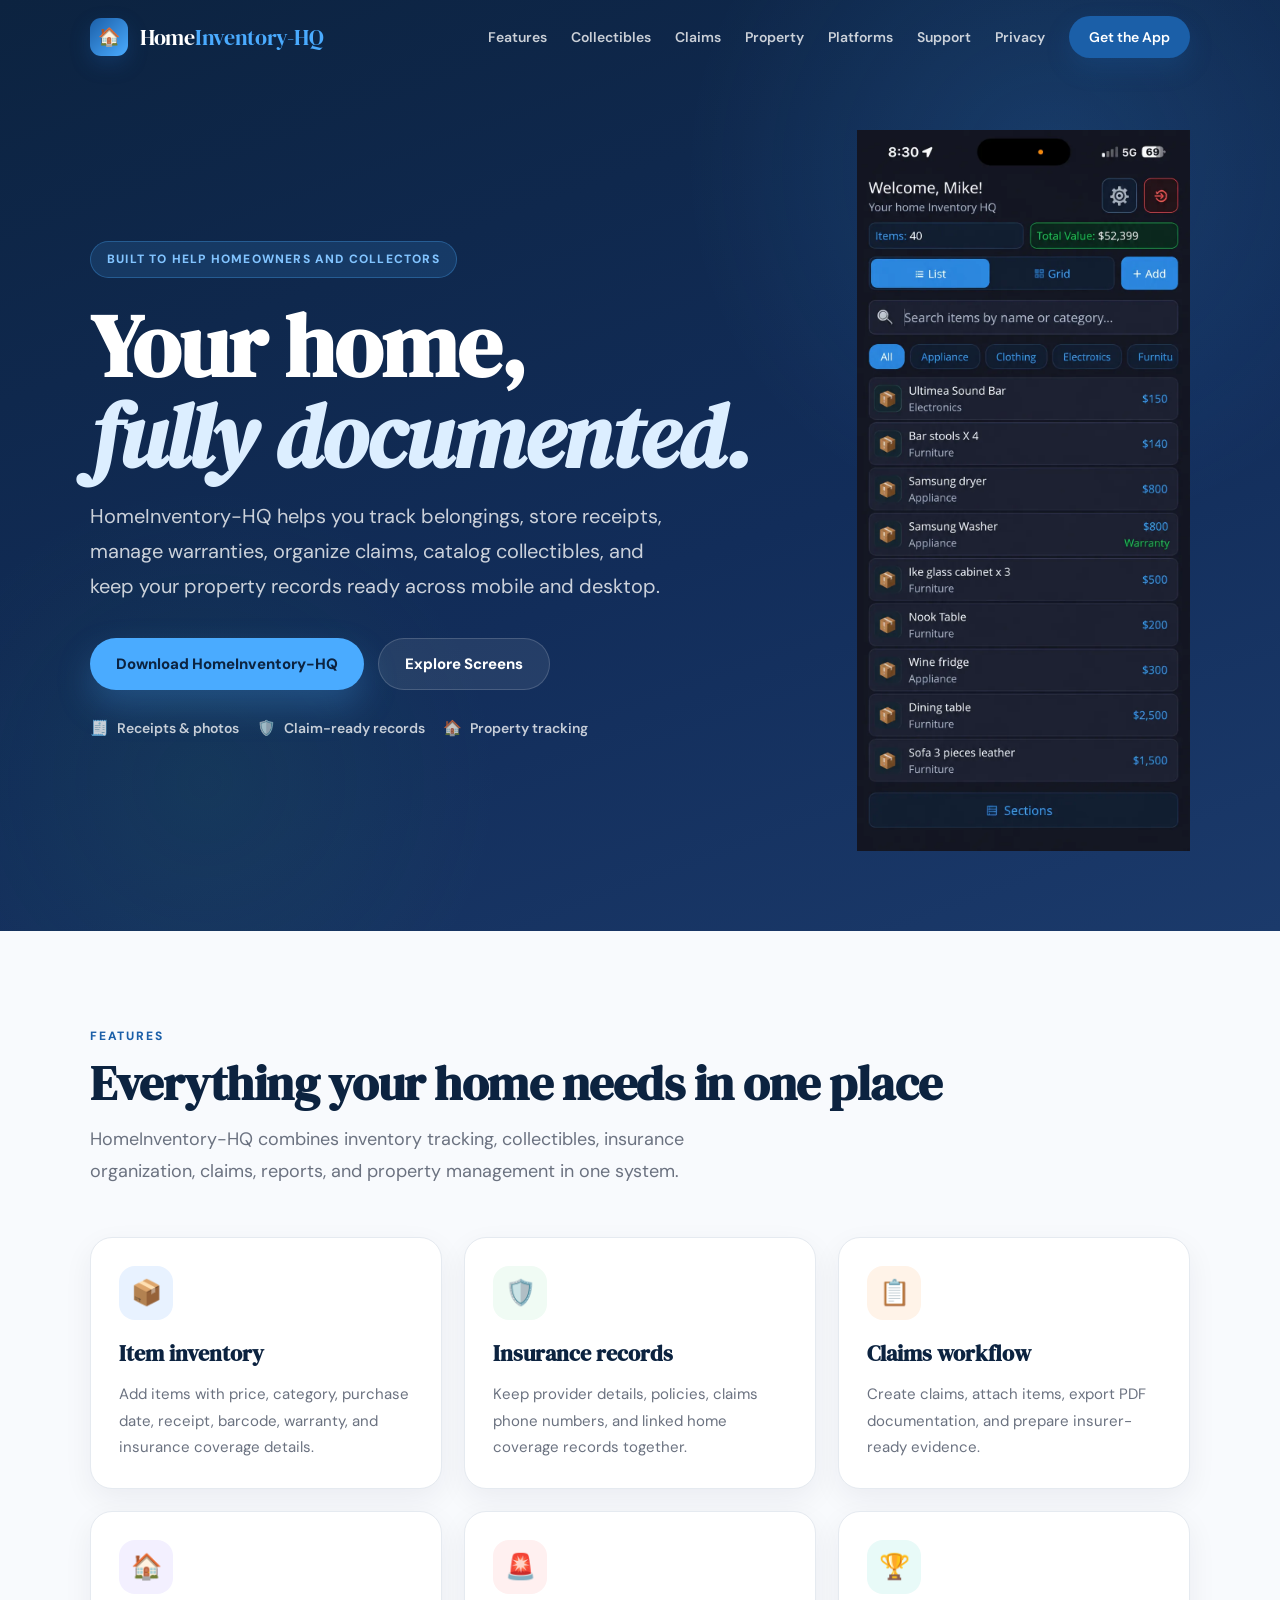
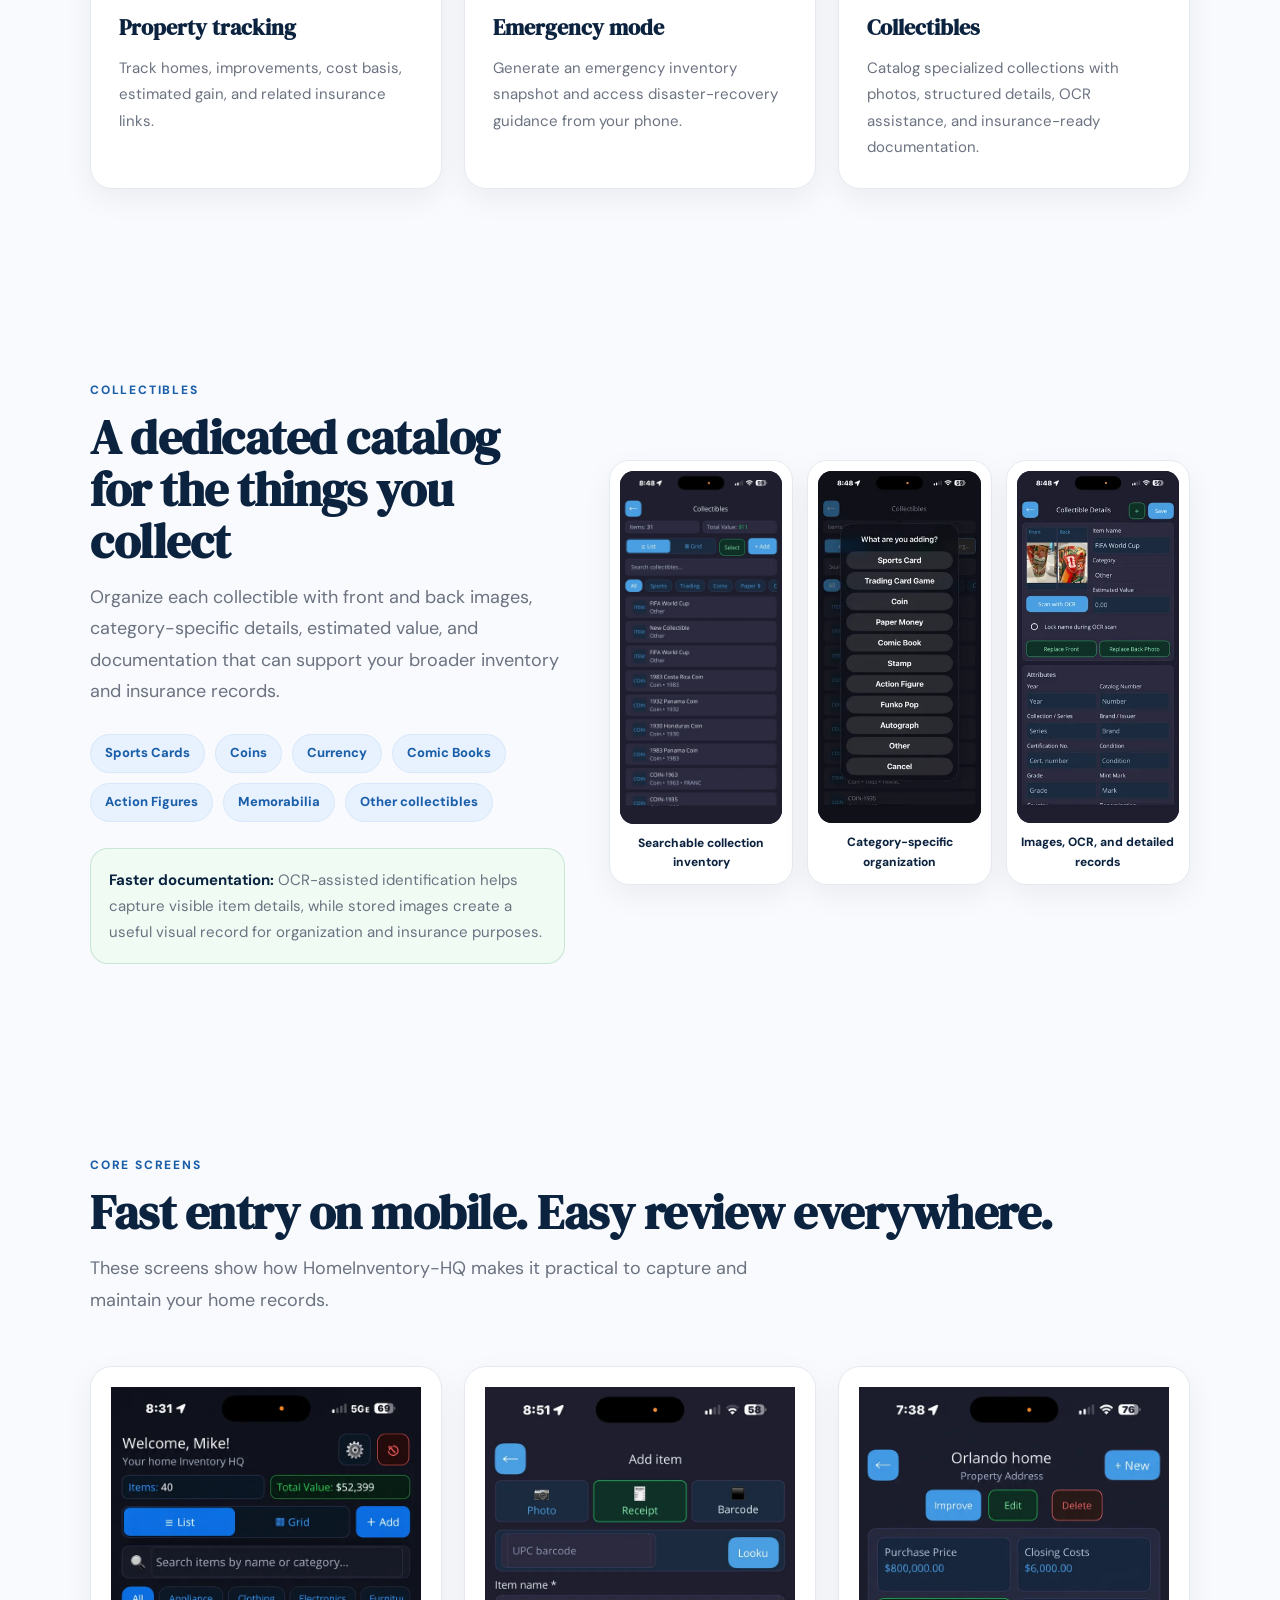
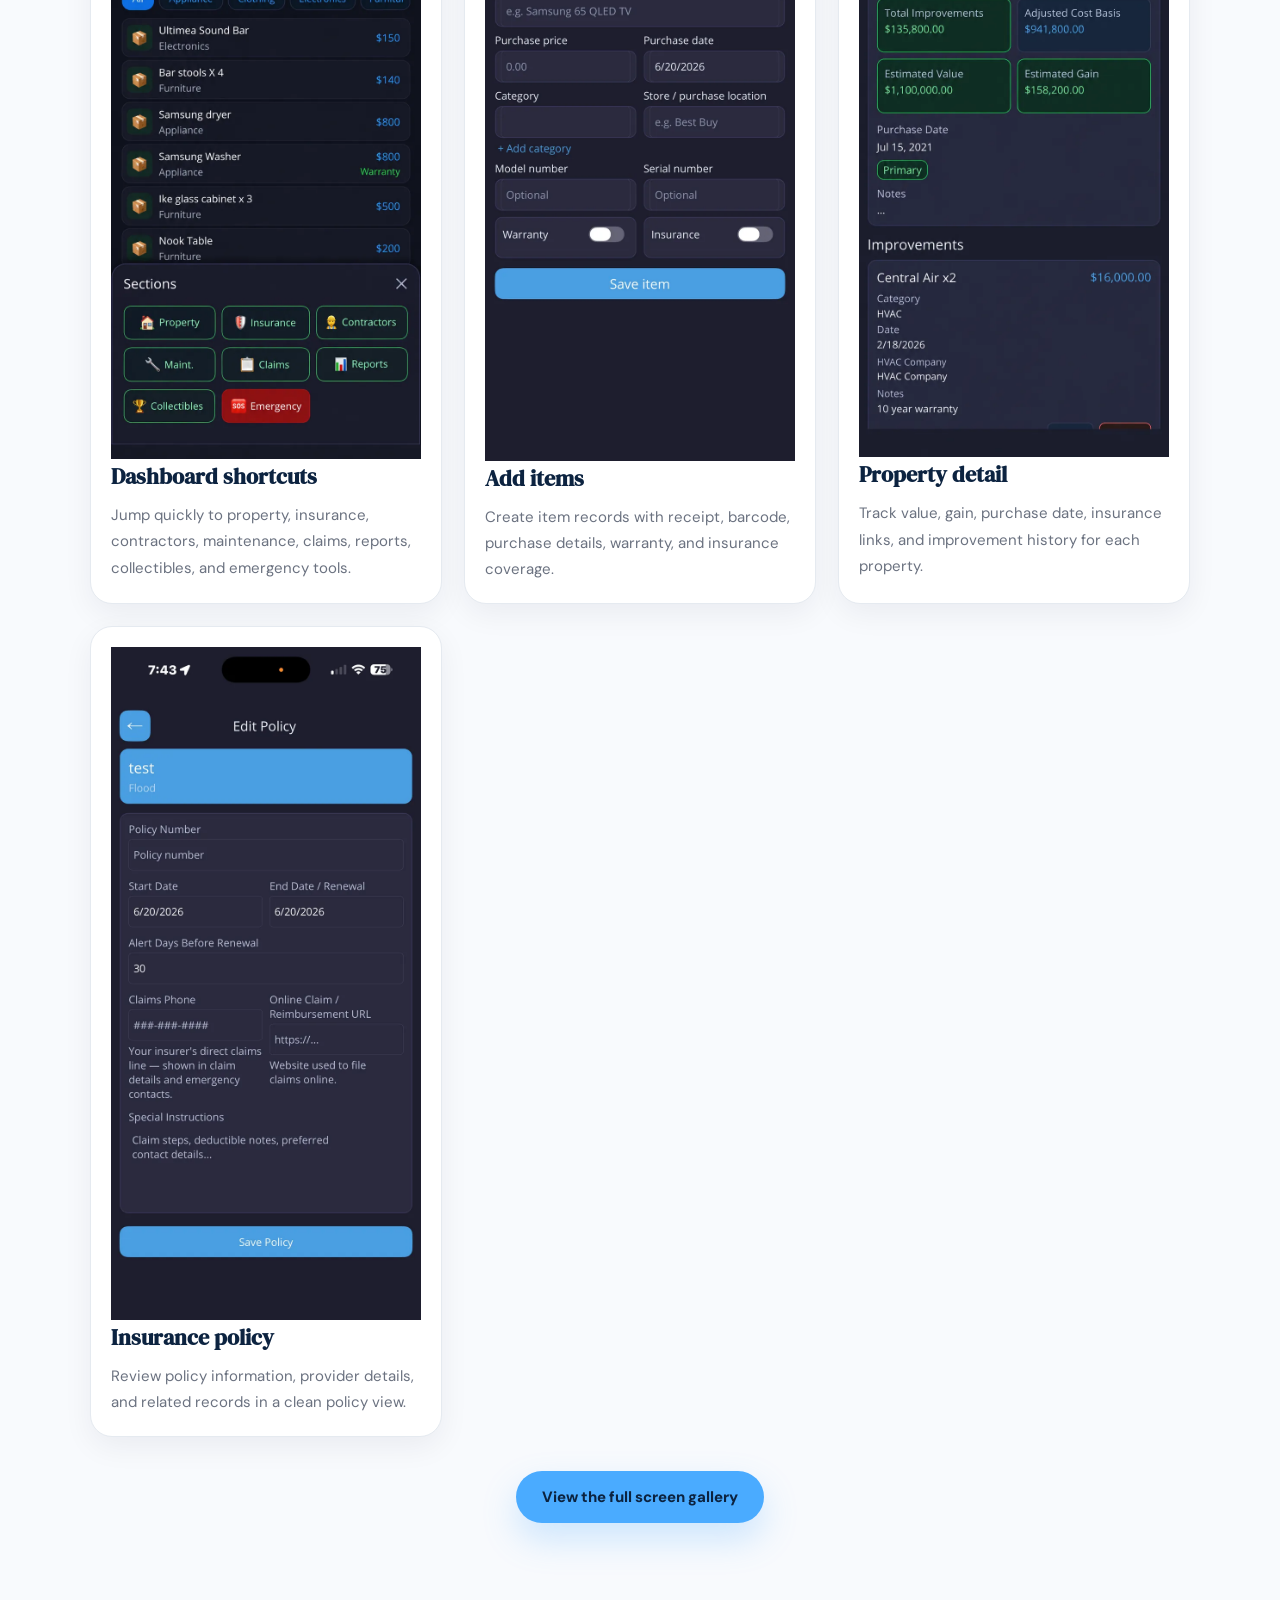
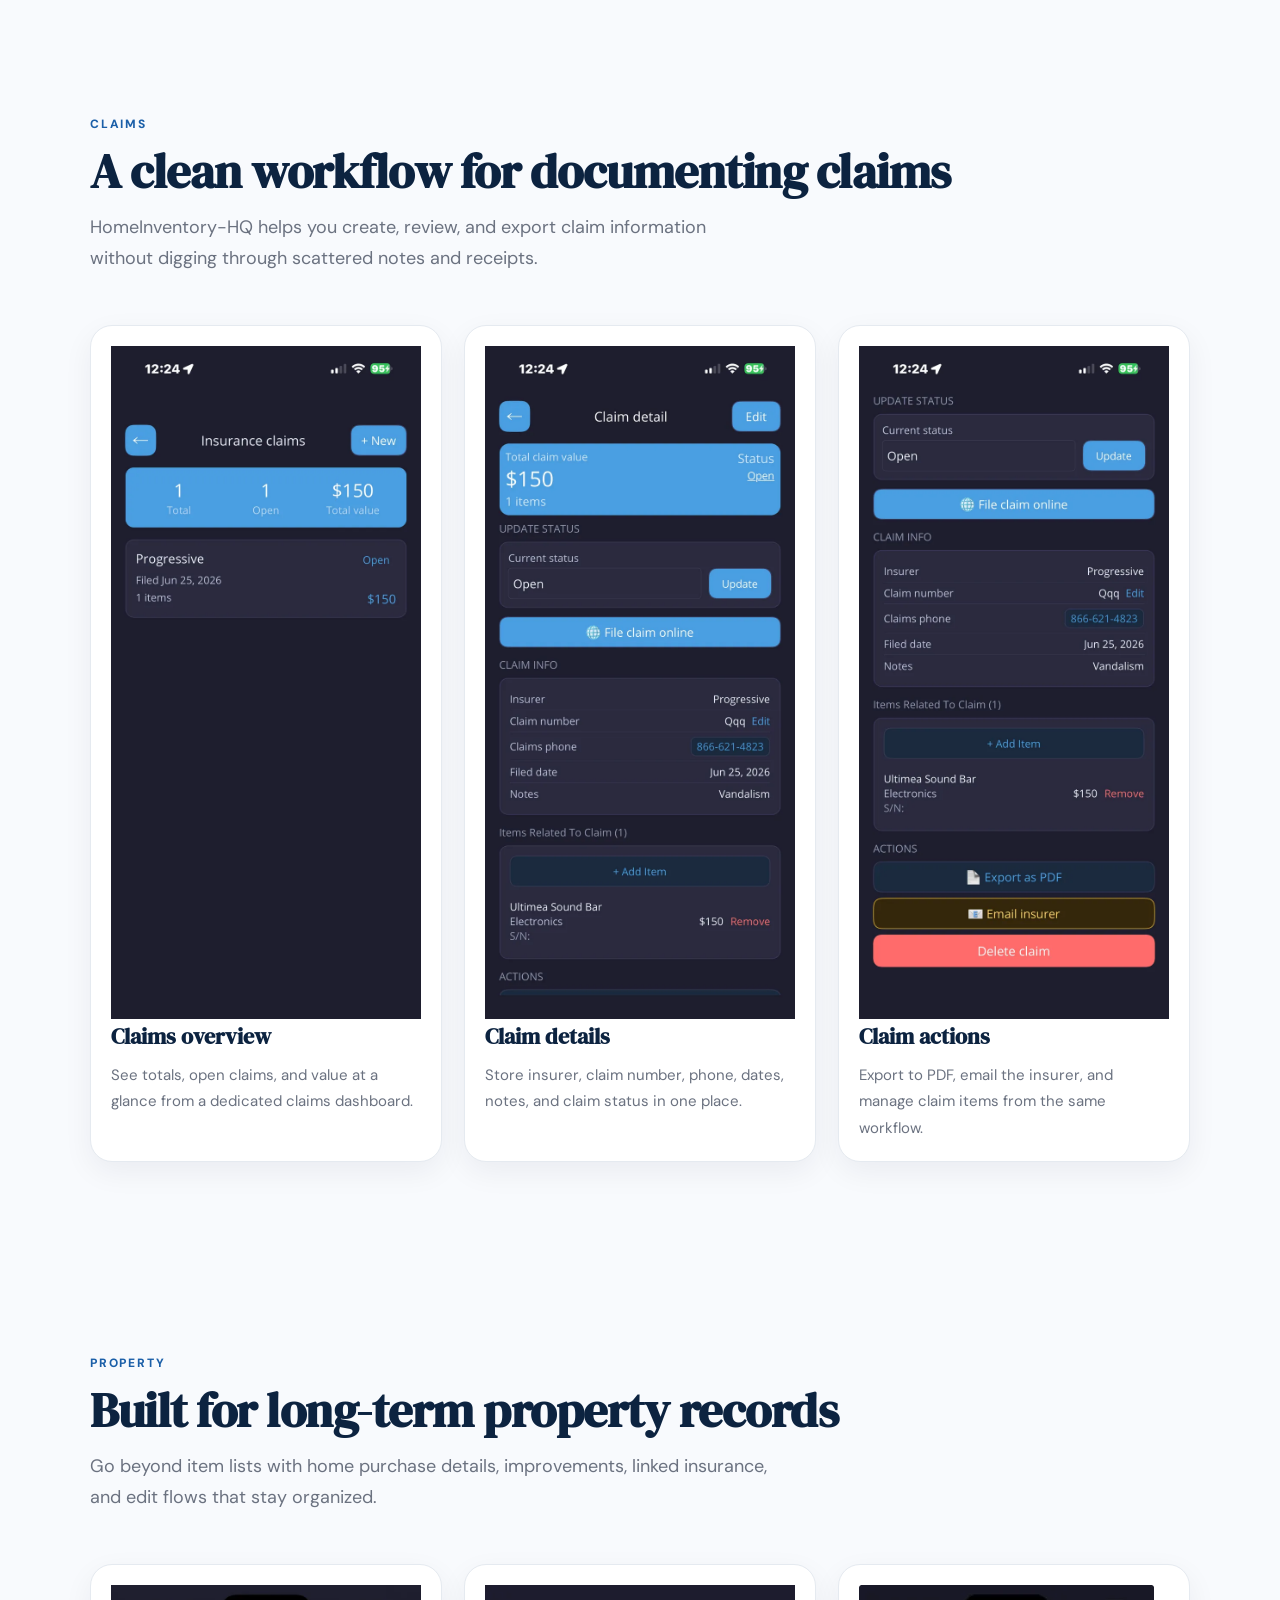
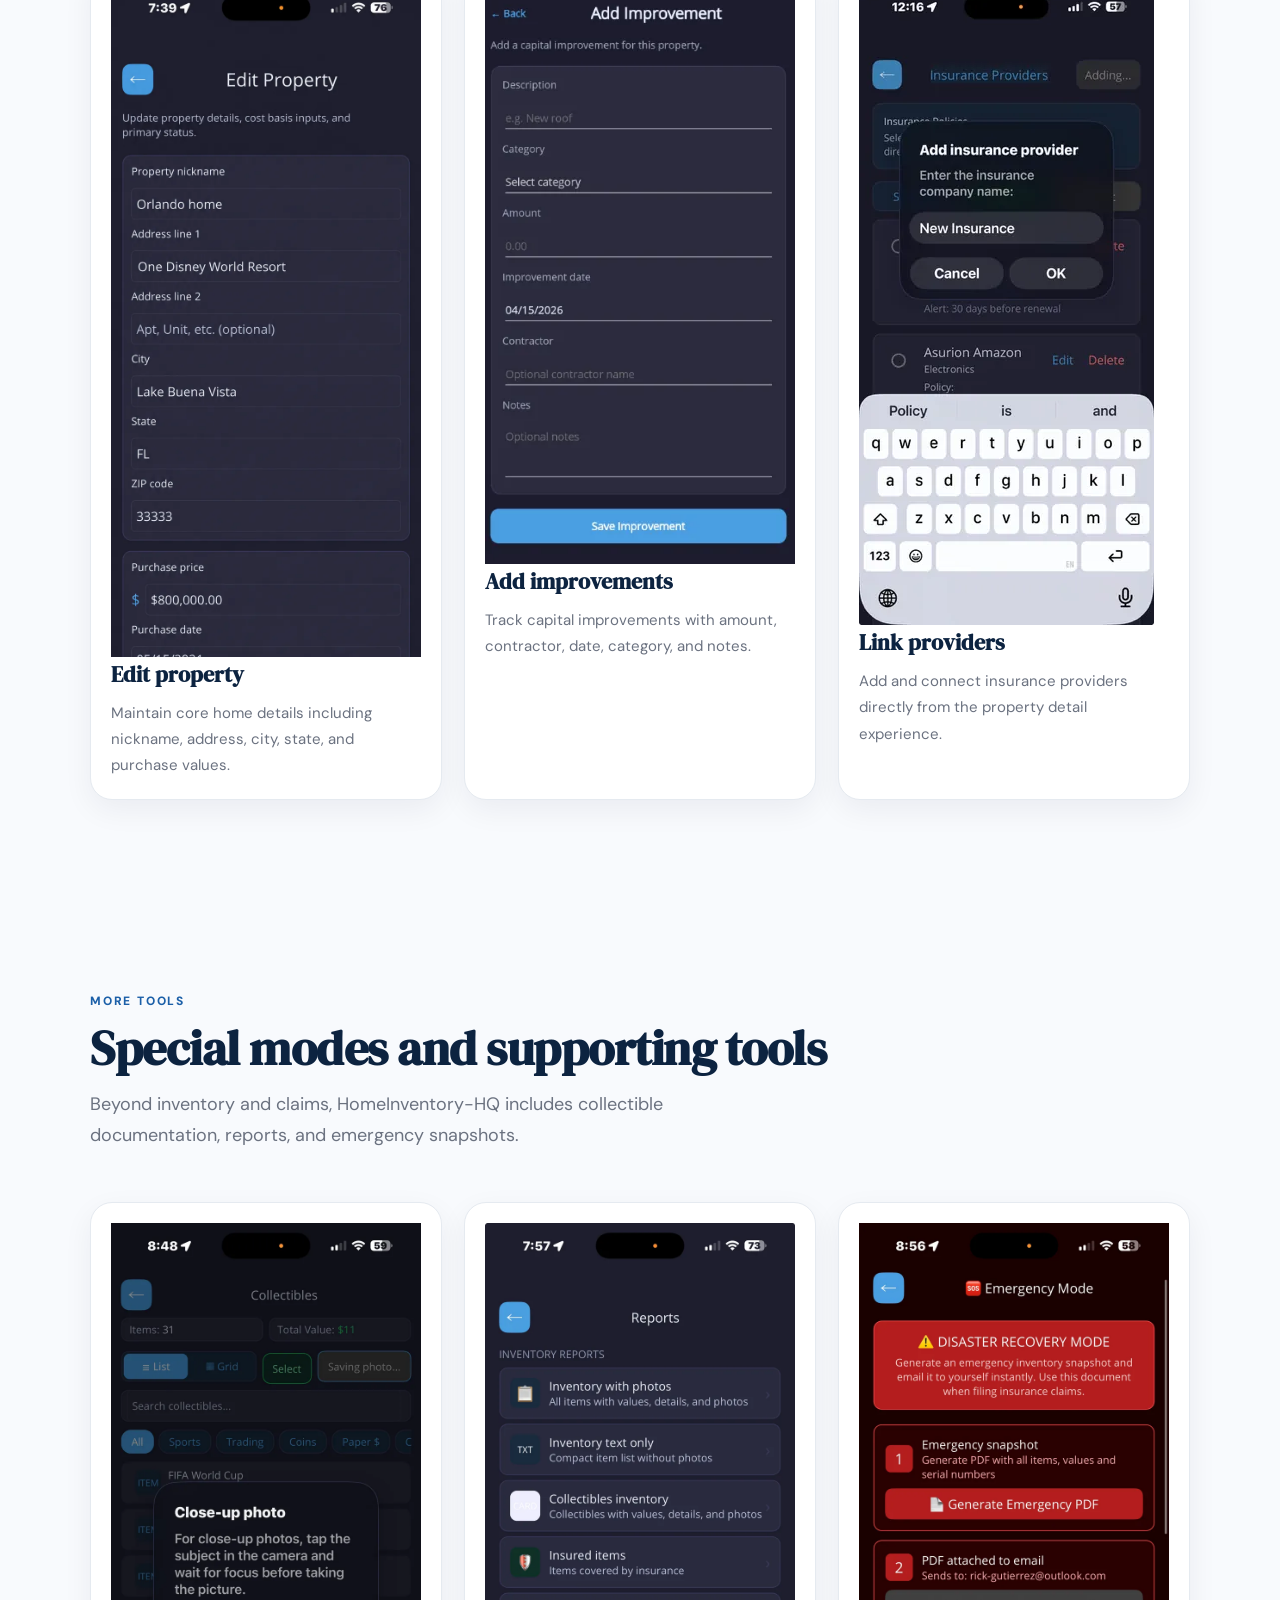
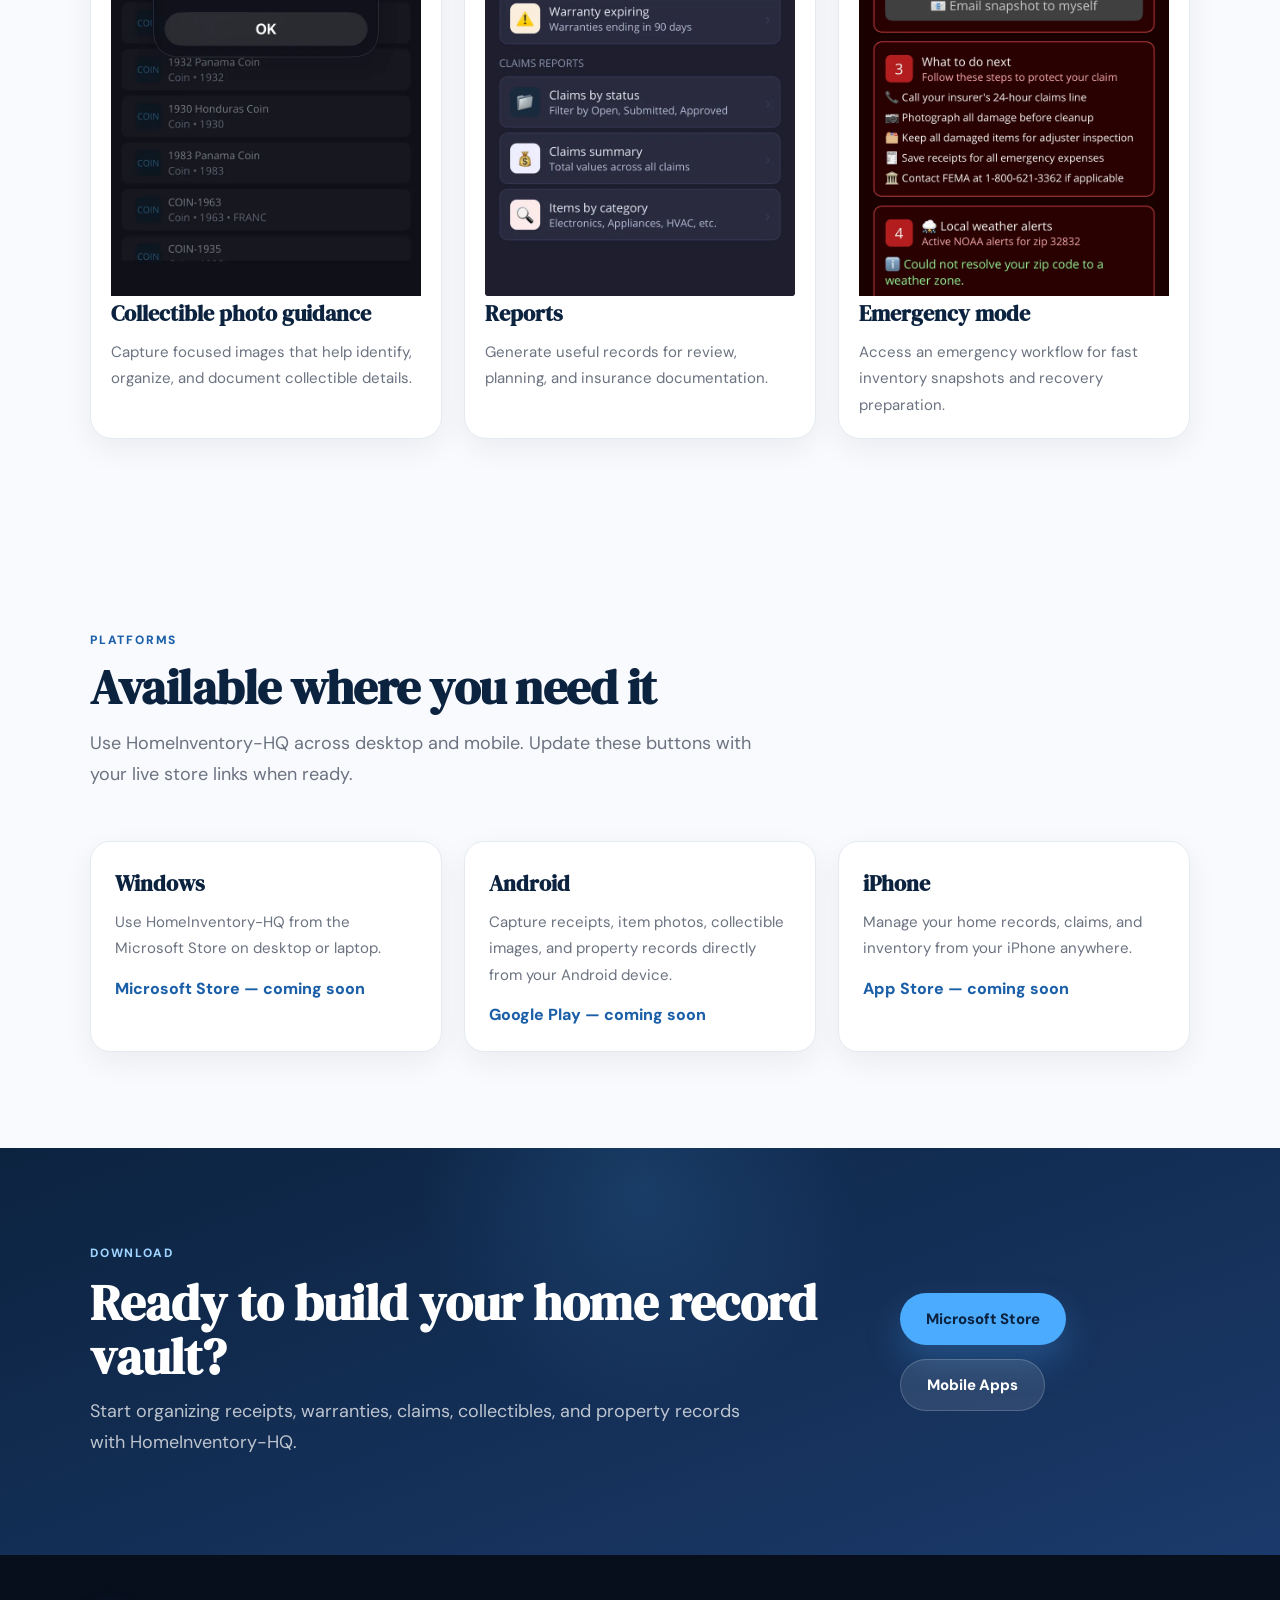
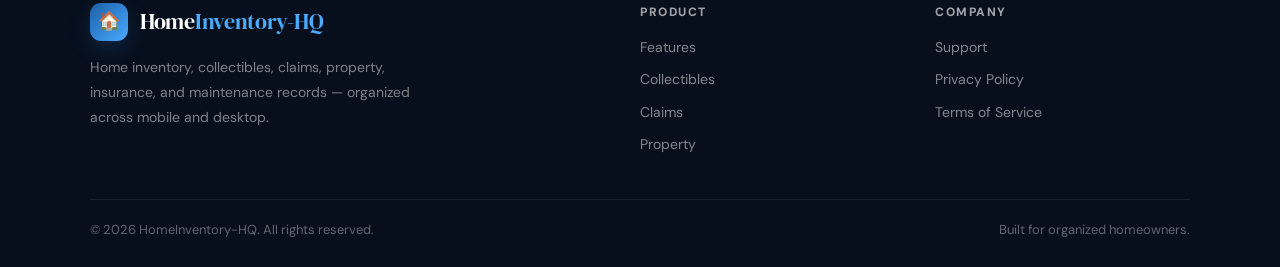
<file: index.html>
<!DOCTYPE html>
<html lang="en">
<head>
    <meta charset="UTF-8">
    <meta name="viewport" content="width=device-width, initial-scale=1.0">
    <title>HomeInventory-HQ — Your Home, Fully Documented</title>
    <meta name="description" content="HomeInventory-HQ helps you organize home inventory, collectibles, receipts, warranties, maintenance, claims, and property records across mobile and desktop.">
    <link href="https://fonts.googleapis.com/css2?family=DM+Serif+Display:ital@0;1&family=DM+Sans:wght@300;400;500;600;700;800&display=swap" rel="stylesheet">
    <link rel="icon" type="image/png" href="assets/images/favicon.png">
    <link rel="preload" as="image" href="assets/images/dashboard.webp" type="image/webp" fetchpriority="high">
    <link rel="stylesheet" href="assets/css/styles.css">
</head>
<body>

<nav id="navbar">
    <div class="nav-inner">
        <a href="index.html" class="brand">
            <div class="logo-mark">🏠</div>
            <div class="logo-text">Home<span>Inventory-HQ</span></div>
        </a>

        <button class="mobile-menu-btn" id="mobileMenuBtn" aria-label="Toggle navigation">
            ☰
        </button>

        <div class="nav-links" id="navLinks">
            <a href="#features">Features</a>
            <a href="#collectibles">Collectibles</a>
            <a href="#claims">Claims</a>
            <a href="#property">Property</a>
            <a href="#availability">Platforms</a>
            <a href="support.html">Support</a>
            <a href="privacy-policy.html">Privacy</a>
            <a href="#download" class="nav-cta">Get the App</a>
        </div>
    </div>
</nav>

<section class="hero">
    <div class="hero-grid">
        <div class="hero-copy fade-up">
            <div class="hero-badge">Built to help homeowners and collectors</div>
            <h1>Your home,<br><em>fully documented.</em></h1>
            <p>
                HomeInventory-HQ helps you track belongings, store receipts, manage warranties,
                organize claims, catalog collectibles, and keep your property records ready
                across mobile and desktop.
            </p>

            <div class="hero-actions">
                <a href="#download" class="btn btn-primary">Download HomeInventory-HQ</a>
                <a href="#screens" class="btn btn-secondary">Explore Screens</a>
            </div>

            <div class="hero-trust">
                <div class="trust-item"><span class="trust-icon">🧾</span><span>Receipts & photos</span></div>
                <div class="trust-item"><span class="trust-icon">🛡️</span><span>Claim-ready records</span></div>
                <div class="trust-item"><span class="trust-icon">🏠</span><span>Property tracking</span></div>
            </div>
        </div>

        <div class="hero-visual fade-up">
            <div class="hero-shot-card">
                <picture><source srcset="assets/images/dashboard.webp" type="image/webp"><img src="assets/images/dashboard.png" class="hero-shot" alt="HomeInventory-HQ dashboard" width="852" height="1846" fetchpriority="high" decoding="async"></picture>
            </div>
        </div>
    </div>
</section>

<section class="section section-soft" id="features">
    <div class="container">
        <div class="section-head fade-up">
            <div class="section-label">Features</div>
            <h2 class="section-title">Everything your home needs in one place</h2>
            <p class="section-sub">
                HomeInventory-HQ combines inventory tracking, collectibles, insurance organization,
                claims, reports, and property management in one system.
            </p>
        </div>

        <div class="feature-grid">
            <article class="feature-card fade-up">
                <div class="feature-icon bg-blue">📦</div>
                <h3>Item inventory</h3>
                <p>Add items with price, category, purchase date, receipt, barcode, warranty, and insurance coverage details.</p>
            </article>

            <article class="feature-card fade-up">
                <div class="feature-icon bg-green">🛡️</div>
                <h3>Insurance records</h3>
                <p>Keep provider details, policies, claims phone numbers, and linked home coverage records together.</p>
            </article>

            <article class="feature-card fade-up">
                <div class="feature-icon bg-orange">📋</div>
                <h3>Claims workflow</h3>
                <p>Create claims, attach items, export PDF documentation, and prepare insurer-ready evidence.</p>
            </article>

            <article class="feature-card fade-up">
                <div class="feature-icon bg-purple">🏠</div>
                <h3>Property tracking</h3>
                <p>Track homes, improvements, cost basis, estimated gain, and related insurance links.</p>
            </article>

            <article class="feature-card fade-up">
                <div class="feature-icon bg-red">🚨</div>
                <h3>Emergency mode</h3>
                <p>Generate an emergency inventory snapshot and access disaster-recovery guidance from your phone.</p>
            </article>

            <article class="feature-card fade-up">
                <div class="feature-icon bg-teal">🏆</div>
                <h3>Collectibles</h3>
                <p>Catalog specialized collections with photos, structured details, OCR assistance, and insurance-ready documentation.</p>
            </article>
        </div>
    </div>
</section>

<section class="section" id="collectibles">
    <div class="container">
        <div class="collectibles-layout">
            <div class="collectibles-copy fade-up">
                <div class="section-label">Collectibles</div>
                <h2 class="section-title">A dedicated catalog for the things you collect</h2>
                <p class="section-sub">
                    Organize each collectible with front and back images, category-specific details,
                    estimated value, and documentation that can support your broader inventory and insurance records.
                </p>

                <ul class="collectible-types" aria-label="Supported collectible categories">
                    <li>Sports Cards</li>
                    <li>Coins</li>
                    <li>Currency</li>
                    <li>Comic Books</li>
                    <li>Action Figures</li>
                    <li>Memorabilia</li>
                    <li>Other collectibles</li>
                </ul>

                <div class="collectibles-note">
                    <strong>Faster documentation:</strong> OCR-assisted identification helps capture visible item details,
                    while stored images create a useful visual record for organization and insurance purposes.
                </div>
            </div>

            <div class="collectibles-preview fade-up">
                <figure class="collectible-shot">
                    <picture><source srcset="assets/images/collectiblelist.webp" type="image/webp"><img src="assets/images/collectiblelist.PNG" alt="Collectibles catalog showing item count, value, search, and category filters" width="720" height="1564" loading="lazy" decoding="async"></picture>
                    <figcaption>Searchable collection inventory</figcaption>
                </figure>
                <figure class="collectible-shot">
                    <picture><source srcset="assets/images/collectiblesaddselection.webp" type="image/webp"><img src="assets/images/collectiblesaddselection.PNG" alt="Collectible category selector for cards, coins, currency, comics, figures, and other items" width="295" height="640" loading="lazy" decoding="async"></picture>
                    <figcaption>Category-specific organization</figcaption>
                </figure>
                <figure class="collectible-shot">
                    <picture><source srcset="assets/images/collectibledertails.webp" type="image/webp"><img src="assets/images/collectibledertails.PNG" alt="Collectible record with front and back images, OCR scan, value, and catalog attributes" width="295" height="640" loading="lazy" decoding="async"></picture>
                    <figcaption>Images, OCR, and detailed records</figcaption>
                </figure>
            </div>
        </div>
    </div>
</section>

<section class="section section-soft" id="screens">
    <div class="container">
        <div class="section-head fade-up">
            <div class="section-label">Core screens</div>
            <h2 class="section-title">Fast entry on mobile. Easy review everywhere.</h2>
            <p class="section-sub">
                These screens show how HomeInventory-HQ makes it practical to capture and maintain your home records.
            </p>
        </div>

        <div class="screens-grid screens-grid-3">
            <div class="screen-card fade-up">
                <picture><source srcset="assets/images/dashboardfeatures.webp" type="image/webp"><img src="assets/images/dashboardfeatures.PNG" class="screen-img phone" alt="Dashboard sections menu screen" width="720" height="1560" loading="lazy" decoding="async"></picture>
                <h3>Dashboard shortcuts</h3>
                <p>Jump quickly to property, insurance, contractors, maintenance, claims, reports, collectibles, and emergency tools.</p>
            </div>

            <div class="screen-card fade-up">
                <picture><source srcset="assets/images/additem.webp" type="image/webp"><img src="assets/images/additem.png" class="screen-img phone" alt="Add item screen" width="720" height="1564" loading="lazy" decoding="async"></picture>
                <h3>Add items</h3>
                <p>Create item records with receipt, barcode, purchase details, warranty, and insurance coverage.</p>
            </div>

            <div class="screen-card fade-up">
                <picture><source srcset="assets/images/propertyview.webp" type="image/webp"><img src="assets/images/propertyview.PNG" class="screen-img phone" alt="Property detail screen" width="720" height="1556" loading="lazy" decoding="async"></picture>
                <h3>Property detail</h3>
                <p>Track value, gain, purchase date, insurance links, and improvement history for each property.</p>
            </div>

            <div class="screen-card fade-up">
                <picture><source srcset="assets/images/insuranceeditpolicy.webp" type="image/webp"><img src="assets/images/insuranceeditpolicy.PNG" class="screen-img phone" alt="Insurance policy screen" width="720" height="1564" loading="lazy" decoding="async"></picture>
                <h3>Insurance policy</h3>
                <p>Review policy information, provider details, and related records in a clean policy view.</p>
            </div>
        </div>

        <div class="section-action fade-up">
            <a href="screens.html" class="btn btn-primary">View the full screen gallery</a>
        </div>
    </div>
</section>

<section class="section" id="claims">
    <div class="container">
        <div class="section-head fade-up">
            <div class="section-label">Claims</div>
            <h2 class="section-title">A clean workflow for documenting claims</h2>
            <p class="section-sub">
                HomeInventory-HQ helps you create, review, and export claim information without digging through scattered notes and receipts.
            </p>
        </div>

        <div class="screens-grid screens-grid-3">
            <div class="screen-card fade-up">
                <picture><source srcset="assets/images/insuranceclaims.webp" type="image/webp"><img src="assets/images/insuranceclaims.PNG" class="screen-img phone" alt="Claims list screen" width="720" height="1564" loading="lazy" decoding="async"></picture>
                <h3>Claims overview</h3>
                <p>See totals, open claims, and value at a glance from a dedicated claims dashboard.</p>
            </div>

            <div class="screen-card fade-up">
                <picture><source srcset="assets/images/claimdetailtop.webp" type="image/webp"><img src="assets/images/claimdetailtop.png" class="screen-img phone" alt="Claim detail screen top" width="720" height="1564" loading="lazy" decoding="async"></picture>
                <h3>Claim details</h3>
                <p>Store insurer, claim number, phone, dates, notes, and claim status in one place.</p>
            </div>

            <div class="screen-card fade-up">
                <picture><source srcset="assets/images/claimdetailbottom.webp" type="image/webp"><img src="assets/images/claimdetailbottom.png" class="screen-img phone" alt="Claim detail actions screen" width="720" height="1564" loading="lazy" decoding="async"></picture>
                <h3>Claim actions</h3>
                <p>Export to PDF, email the insurer, and manage claim items from the same workflow.</p>
            </div>
        </div>
    </div>
</section>

<section class="section section-soft" id="property">
    <div class="container">
        <div class="section-head fade-up">
            <div class="section-label">Property</div>
            <h2 class="section-title">Built for long-term property records</h2>
            <p class="section-sub">
                Go beyond item lists with home purchase details, improvements, linked insurance, and edit flows that stay organized.
            </p>
        </div>

        <div class="screens-grid screens-grid-3">
            <div class="screen-card fade-up">
                <picture><source srcset="assets/images/propertyedit.webp" type="image/webp"><img src="assets/images/propertyedit.PNG" class="screen-img phone" alt="Edit property screen" width="720" height="1560" loading="lazy" decoding="async"></picture>
                <h3>Edit property</h3>
                <p>Maintain core home details including nickname, address, city, state, and purchase values.</p>
            </div>

            <div class="screen-card fade-up">
                <picture><source srcset="assets/images/addimprovements.webp" type="image/webp"><img src="assets/images/addimprovements.png" class="screen-img phone" alt="Add improvement screen" width="375" height="700" loading="lazy" decoding="async"></picture>
                <h3>Add improvements</h3>
                <p>Track capital improvements with amount, contractor, date, category, and notes.</p>
            </div>

            <div class="screen-card fade-up">
                <picture><source srcset="assets/images/insuranceadd.webp" type="image/webp"><img src="assets/images/insuranceadd.PNG" class="screen-img phone" alt="Add insurance provider screen" width="295" height="640" loading="lazy" decoding="async"></picture>
                <h3>Link providers</h3>
                <p>Add and connect insurance providers directly from the property detail experience.</p>
            </div>
        </div>
    </div>
</section>

<section class="section" id="more">
    <div class="container">
        <div class="section-head fade-up">
            <div class="section-label">More tools</div>
            <h2 class="section-title">Special modes and supporting tools</h2>
            <p class="section-sub">
                Beyond inventory and claims, HomeInventory-HQ includes collectible documentation, reports, and emergency snapshots.
            </p>
        </div>

        <div class="screens-grid screens-grid-4">
            <div class="screen-card fade-up">
                <picture><source srcset="assets/images/collectiblecloseupmessage.webp" type="image/webp"><img src="assets/images/collectiblecloseupmessage.PNG" class="screen-img phone" alt="Collectible close-up photo guidance screen" width="720" height="1564" loading="lazy" decoding="async"></picture>
                <h3>Collectible photo guidance</h3>
                <p>Capture focused images that help identify, organize, and document collectible details.</p>
            </div>

            <div class="screen-card fade-up">
                <picture><source srcset="assets/images/reports.webp" type="image/webp"><img src="assets/images/reports.png" class="screen-img phone" alt="Reports screen" width="720" height="1564" loading="lazy" decoding="async"></picture>
                <h3>Reports</h3>
                <p>Generate useful records for review, planning, and insurance documentation.</p>
            </div>

            <div class="screen-card fade-up">
                <picture><source srcset="assets/images/emergencymodeoptions.webp" type="image/webp"><img src="assets/images/emergencymodeoptions.png" class="screen-img phone" alt="Emergency mode screen" width="720" height="1564" loading="lazy" decoding="async"></picture>
                <h3>Emergency mode</h3>
                <p>Access an emergency workflow for fast inventory snapshots and recovery preparation.</p>
            </div>
        </div>
    </div>
</section>

<section class="section section-soft" id="availability">
    <div class="container">
        <div class="section-head fade-up">
            <div class="section-label">Platforms</div>
            <h2 class="section-title">Available where you need it</h2>
            <p class="section-sub">
                Use HomeInventory-HQ across desktop and mobile. Update these buttons with your live store links when ready.
            </p>
        </div>

        <div class="platform-grid">
            <div class="platform-card fade-up">
                <h3>Windows</h3>
                <p>Use HomeInventory-HQ from the Microsoft Store on desktop or laptop.</p>
                <a href="#" aria-label="Microsoft Store link">Microsoft Store — coming soon</a>
            </div>

            <div class="platform-card fade-up">
                <h3>Android</h3>
                <p>Capture receipts, item photos, collectible images, and property records directly from your Android device.</p>
                <a href="#" aria-label="Google Play link">Google Play — coming soon</a>
            </div>

            <div class="platform-card fade-up">
                <h3>iPhone</h3>
                <p>Manage your home records, claims, and inventory from your iPhone anywhere.</p>
                <a href="#" aria-label="Apple App Store link">App Store — coming soon</a>
            </div>
        </div>
    </div>
</section>

<section class="cta-band" id="download">
    <div class="container cta-inner fade-up">
        <div class="cta-copy">
            <div class="section-label light">Download</div>
            <h2>Ready to build your home record vault?</h2>
            <p>Start organizing receipts, warranties, claims, collectibles, and property records with HomeInventory-HQ.</p>
        </div>

        <div class="cta-actions">
            <a href="#" class="btn btn-primary">Microsoft Store</a>
            <a href="#" class="btn btn-secondary light-btn">Mobile Apps</a>
        </div>
    </div>
</section>

<footer>
    <div class="footer-inner">
        <div class="footer-top">
            <div class="footer-brand">
                <div class="brand">
                    <div class="logo-mark">🏠</div>
                    <div class="logo-text">Home<span>Inventory-HQ</span></div>
                </div>
                <p>Home inventory, collectibles, claims, property, insurance, and maintenance records — organized across mobile and desktop.</p>
            </div>

            <div class="footer-col">
                <h4>Product</h4>
                <a href="#features">Features</a>
                <a href="#collectibles">Collectibles</a>
                <a href="#claims">Claims</a>
                <a href="#property">Property</a>
            </div>

            <div class="footer-col">
                <h4>Company</h4>
                <a href="support.html">Support</a>
                <a href="privacy-policy.html">Privacy Policy</a>
                <a href="assets/terms.html">Terms of Service</a>
            </div>
        </div>

        <div class="footer-bottom">
            <p>© 2026 HomeInventory-HQ. All rights reserved.</p>
            <p>Built for organized homeowners.</p>
        </div>
    </div>
</footer>

<script src="assets/js/site.js"></script>
</body>
</html>
</file>
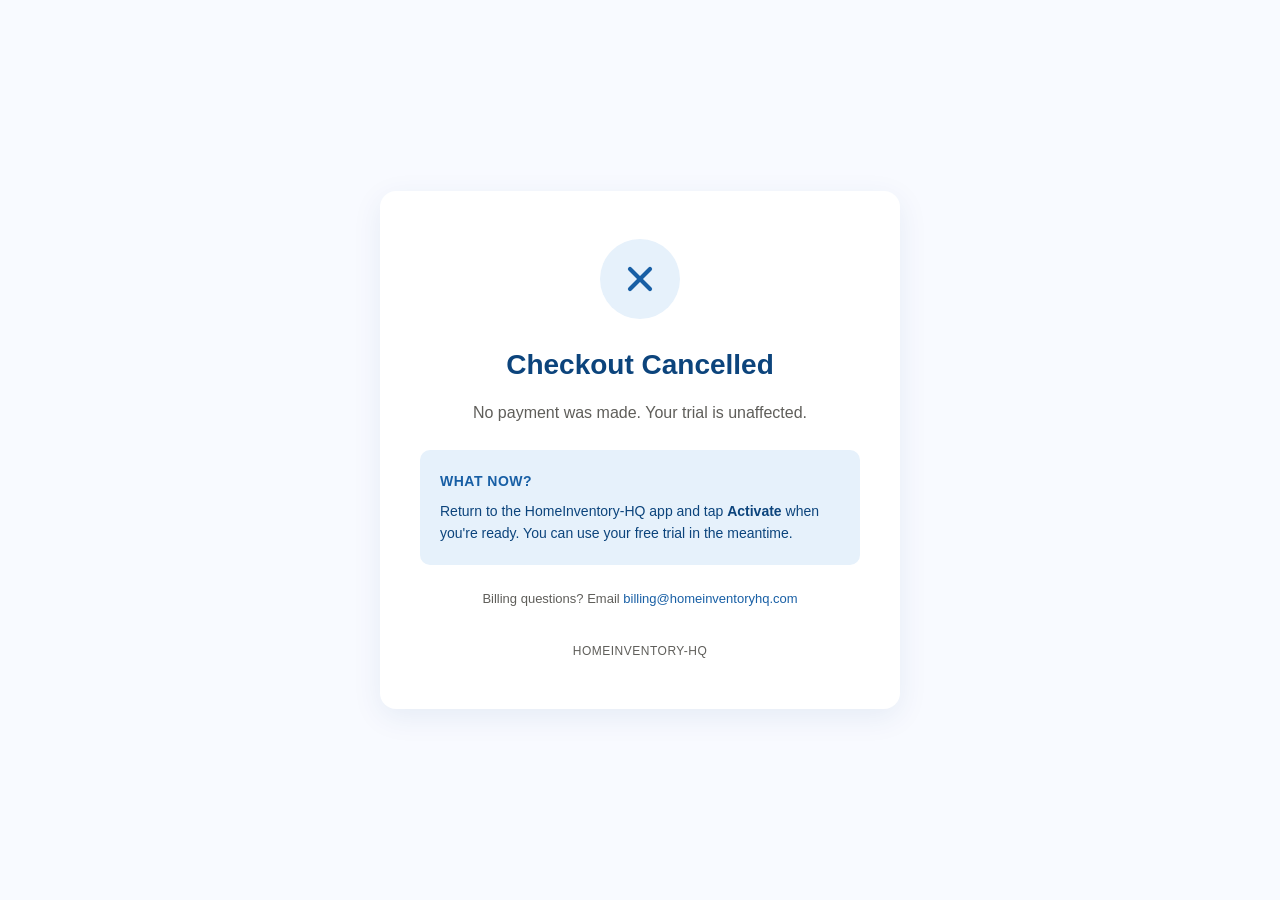
<file: payment-cancel.html>
<!DOCTYPE html>
<html lang="en">
<head>
<meta charset="UTF-8">
<meta name="viewport" content="width=device-width, initial-scale=1.0">
<title>Checkout Cancelled — HomeInventory-HQ</title>
<meta name="robots" content="noindex">
<style>
  :root {
    --primary-blue: #185FA5;
    --dark-blue: #0C447C;
    --light-blue: #E6F1FB;
    --text-dark: #0C447C;
    --text-muted: #5F5E5A;
    --page-bg: #F8FAFF;
  }
  * { box-sizing: border-box; margin: 0; padding: 0; }
  body {
    font-family: -apple-system, BlinkMacSystemFont, "Segoe UI", Roboto, sans-serif;
    background: var(--page-bg);
    color: var(--text-dark);
    min-height: 100vh;
    display: flex;
    align-items: center;
    justify-content: center;
    padding: 24px;
    line-height: 1.6;
  }
  .card {
    background: white;
    max-width: 520px;
    width: 100%;
    padding: 48px 40px;
    border-radius: 16px;
    box-shadow: 0 8px 30px rgba(12, 68, 124, 0.08);
    text-align: center;
  }
  .icon {
    width: 80px;
    height: 80px;
    background: var(--light-blue);
    border-radius: 50%;
    display: flex;
    align-items: center;
    justify-content: center;
    margin: 0 auto 24px;
  }
  .icon svg {
    width: 40px;
    height: 40px;
    stroke: var(--primary-blue);
    fill: none;
    stroke-width: 2.5;
    stroke-linecap: round;
    stroke-linejoin: round;
  }
  h1 {
    font-size: 28px;
    color: var(--dark-blue);
    margin-bottom: 12px;
  }
  .subtitle {
    color: var(--text-muted);
    margin-bottom: 24px;
    font-size: 16px;
  }
  .info {
    background: var(--light-blue);
    padding: 20px;
    border-radius: 10px;
    text-align: left;
    margin-bottom: 24px;
  }
  .info h2 {
    font-size: 14px;
    text-transform: uppercase;
    letter-spacing: 0.5px;
    color: var(--primary-blue);
    margin-bottom: 8px;
  }
  .info p {
    font-size: 14px;
    color: var(--text-dark);
  }
  .help {
    font-size: 13px;
    color: var(--text-muted);
    margin-top: 16px;
  }
  .help a {
    color: var(--primary-blue);
    text-decoration: none;
  }
  .help a:hover { text-decoration: underline; }
  .brand {
    margin-top: 32px;
    font-size: 12px;
    color: var(--text-muted);
    letter-spacing: 0.5px;
    text-transform: uppercase;
  }
  .reason-banner {
    background: #FFF7E6;
    color: #8A6D00;
    padding: 12px 16px;
    border-radius: 8px;
    font-size: 14px;
    margin-bottom: 24px;
    display: none;
  }
  .reason-banner.show { display: block; }
</style>
</head>
<body>
<main class="card" role="main">
  <div class="icon" aria-hidden="true">
    <svg viewBox="0 0 24 24">
      <line x1="18" y1="6" x2="6" y2="18"></line>
      <line x1="6" y1="6" x2="18" y2="18"></line>
    </svg>
  </div>

  <h1>Checkout Cancelled</h1>
  <p class="subtitle">No payment was made. Your trial is unaffected.</p>

  <div id="reasonBanner" class="reason-banner">
    Your activation link expired. Open the app and tap <strong>Activate</strong> again to start a new checkout.
  </div>

  <div class="info">
    <h2>What now?</h2>
    <p>Return to the HomeInventory-HQ app and tap <strong>Activate</strong> when you're ready. You can use your free trial in the meantime.</p>
  </div>

  <p class="help">
    Billing questions? Email <a href="mailto:billing@homeinventoryhq.com">billing@homeinventoryhq.com</a>
  </p>

  <p class="brand">HomeInventory-HQ</p>
</main>

<script>
  // Show the "expired" banner if we got here from an expired token
  const params = new URLSearchParams(window.location.search);
  if (params.get("reason") === "expired") {
    document.getElementById("reasonBanner").classList.add("show");
  }
</script>
</body>
</html>
</file>
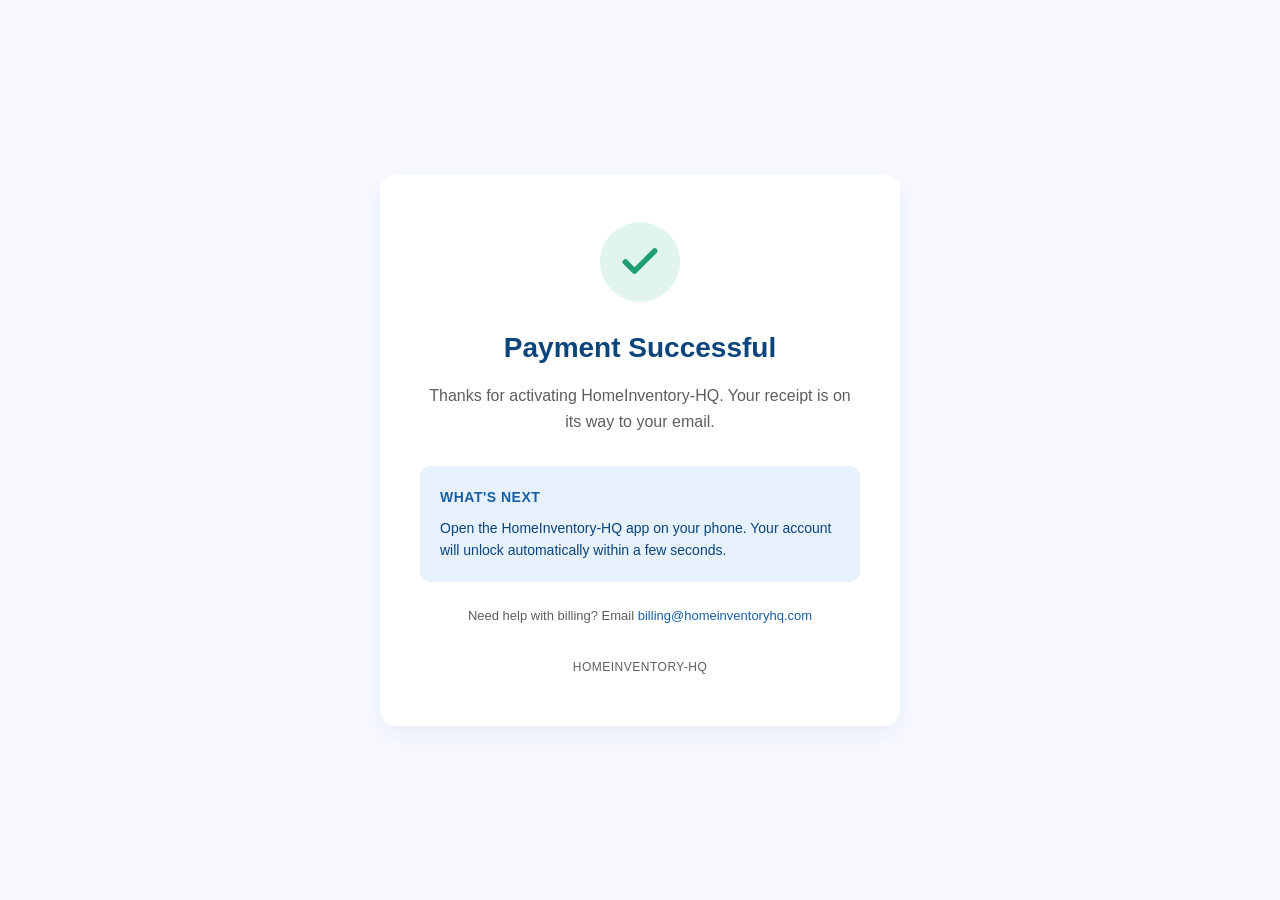
<file: payment-success.html>
<!DOCTYPE html>
<html lang="en">
<head>
<meta charset="UTF-8">
<meta name="viewport" content="width=device-width, initial-scale=1.0">
<title>Payment Successful — HomeInventory-HQ</title>
<meta name="robots" content="noindex">
<style>
  :root {
    --primary-blue: #185FA5;
    --dark-blue: #0C447C;
    --light-blue: #E6F1FB;
    --primary-green: #1D9E75;
    --dark-green: #0F6E56;
    --light-green: #E1F5EE;
    --text-dark: #0C447C;
    --text-muted: #5F5E5A;
    --page-bg: #F8FAFF;
  }
  * { box-sizing: border-box; margin: 0; padding: 0; }
  body {
    font-family: -apple-system, BlinkMacSystemFont, "Segoe UI", Roboto, sans-serif;
    background: var(--page-bg);
    color: var(--text-dark);
    min-height: 100vh;
    display: flex;
    align-items: center;
    justify-content: center;
    padding: 24px;
    line-height: 1.6;
  }
  .card {
    background: white;
    max-width: 520px;
    width: 100%;
    padding: 48px 40px;
    border-radius: 16px;
    box-shadow: 0 8px 30px rgba(12, 68, 124, 0.08);
    text-align: center;
  }
  .icon {
    width: 80px;
    height: 80px;
    background: var(--light-green);
    border-radius: 50%;
    display: flex;
    align-items: center;
    justify-content: center;
    margin: 0 auto 24px;
  }
  .icon svg {
    width: 44px;
    height: 44px;
    stroke: var(--primary-green);
    fill: none;
    stroke-width: 3;
    stroke-linecap: round;
    stroke-linejoin: round;
  }
  h1 {
    font-size: 28px;
    color: var(--dark-blue);
    margin-bottom: 12px;
  }
  .subtitle {
    color: var(--text-muted);
    margin-bottom: 32px;
    font-size: 16px;
  }
  .next-steps {
    background: var(--light-blue);
    padding: 20px;
    border-radius: 10px;
    text-align: left;
    margin-bottom: 24px;
  }
  .next-steps h2 {
    font-size: 14px;
    text-transform: uppercase;
    letter-spacing: 0.5px;
    color: var(--primary-blue);
    margin-bottom: 8px;
  }
  .next-steps p {
    font-size: 14px;
    color: var(--text-dark);
  }
  .help {
    font-size: 13px;
    color: var(--text-muted);
    margin-top: 24px;
  }
  .help a {
    color: var(--primary-blue);
    text-decoration: none;
  }
  .help a:hover { text-decoration: underline; }
  .brand {
    margin-top: 32px;
    font-size: 12px;
    color: var(--text-muted);
    letter-spacing: 0.5px;
    text-transform: uppercase;
  }
</style>
</head>
<body>
<main class="card" role="main">
  <div class="icon" aria-hidden="true">
    <svg viewBox="0 0 24 24"><polyline points="20 6 9 17 4 12"></polyline></svg>
  </div>

  <h1>Payment Successful</h1>
  <p class="subtitle">Thanks for activating HomeInventory-HQ. Your receipt is on its way to your email.</p>

  <div class="next-steps">
    <h2>What's next</h2>
    <p>Open the HomeInventory-HQ app on your phone. Your account will unlock automatically within a few seconds.</p>
  </div>

  <p class="help">
    Need help with billing? Email <a href="mailto:billing@homeinventoryhq.com">billing@homeinventoryhq.com</a>
  </p>

  <p class="brand">HomeInventory-HQ</p>
</main>
</body>
</html>
</file>
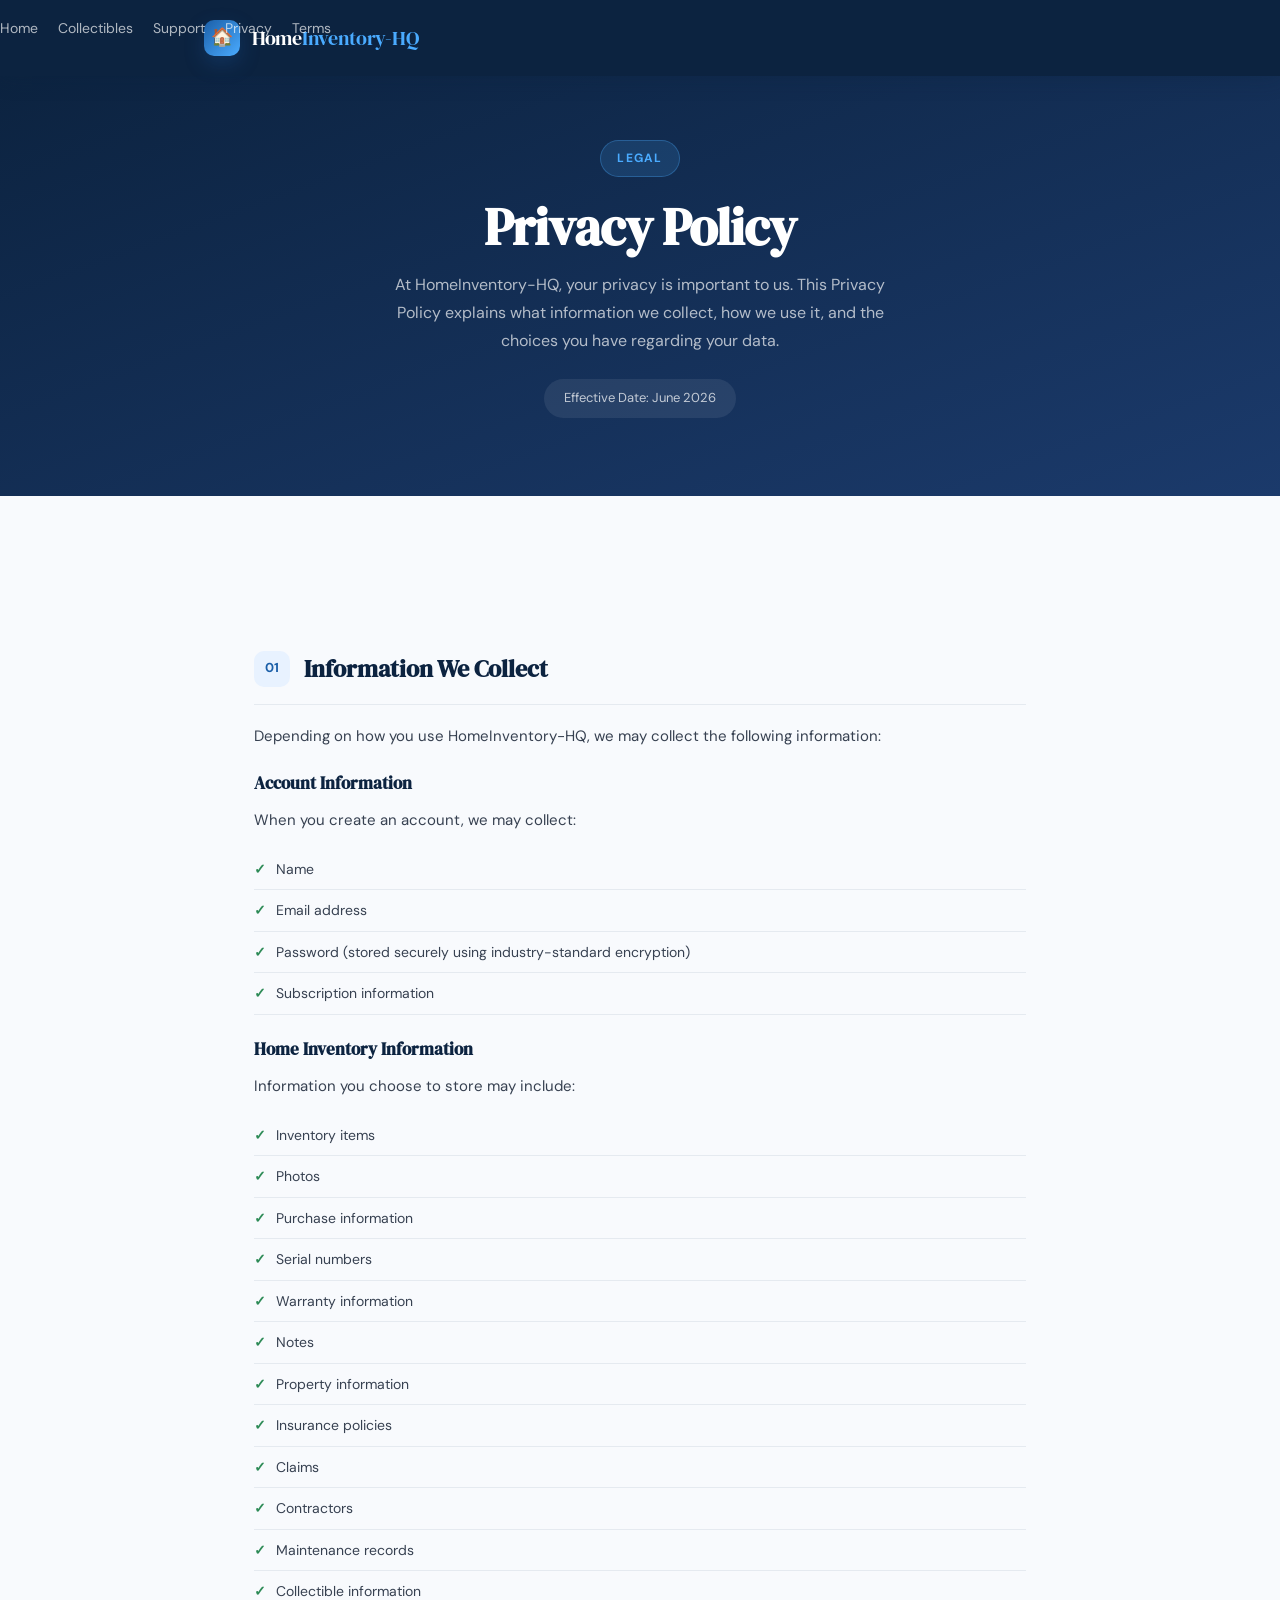
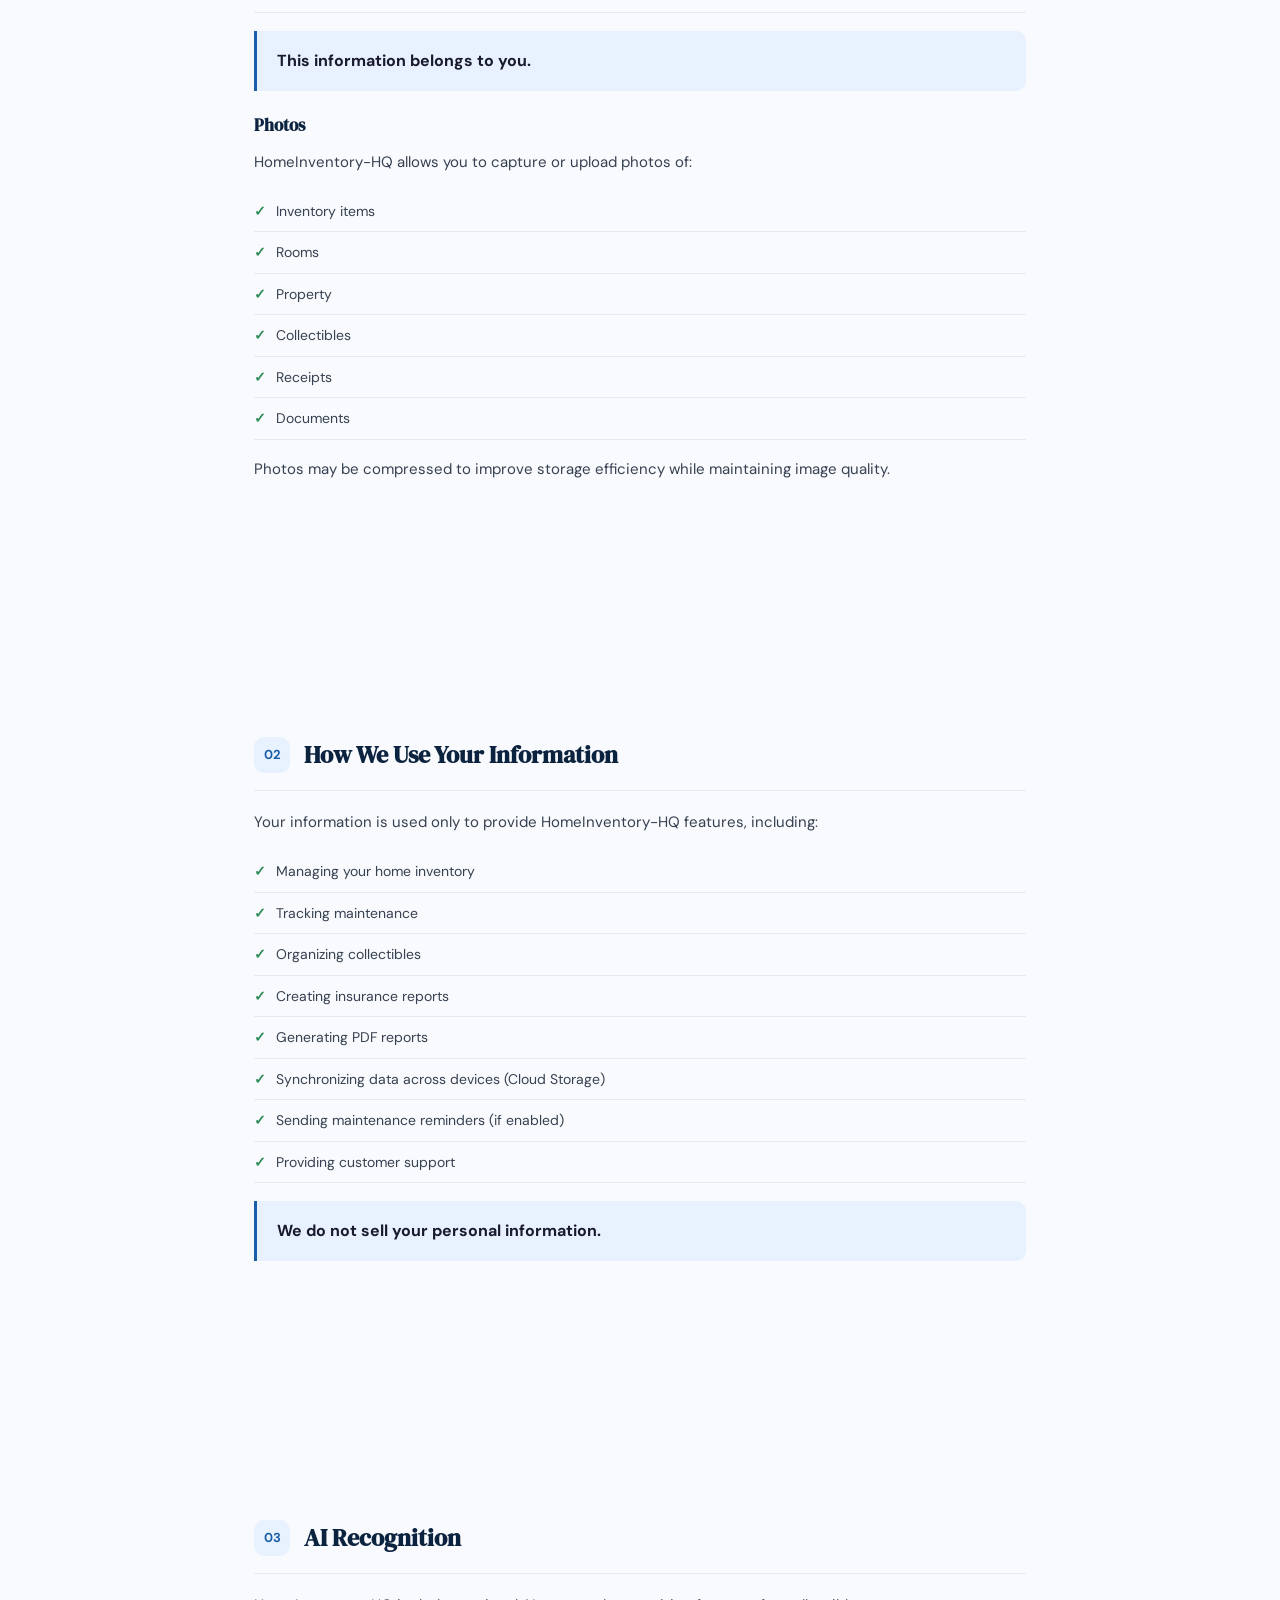
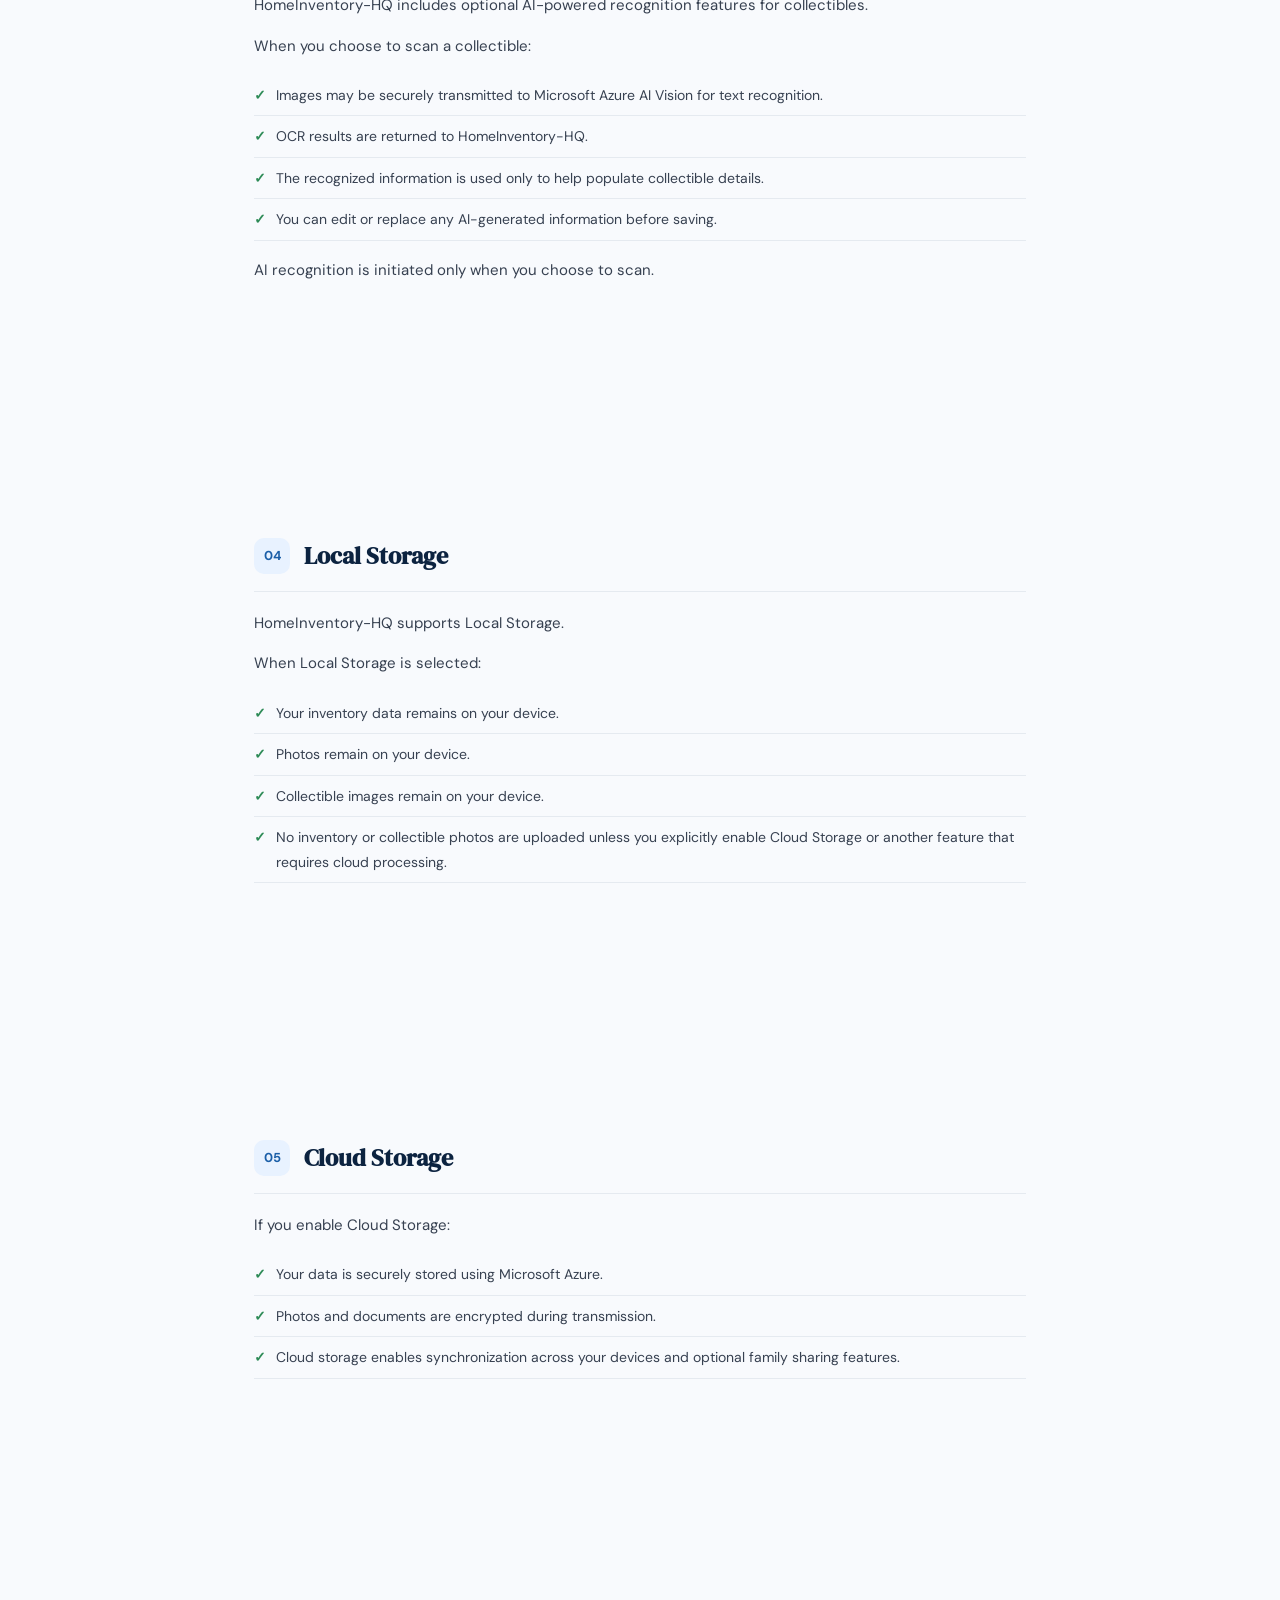
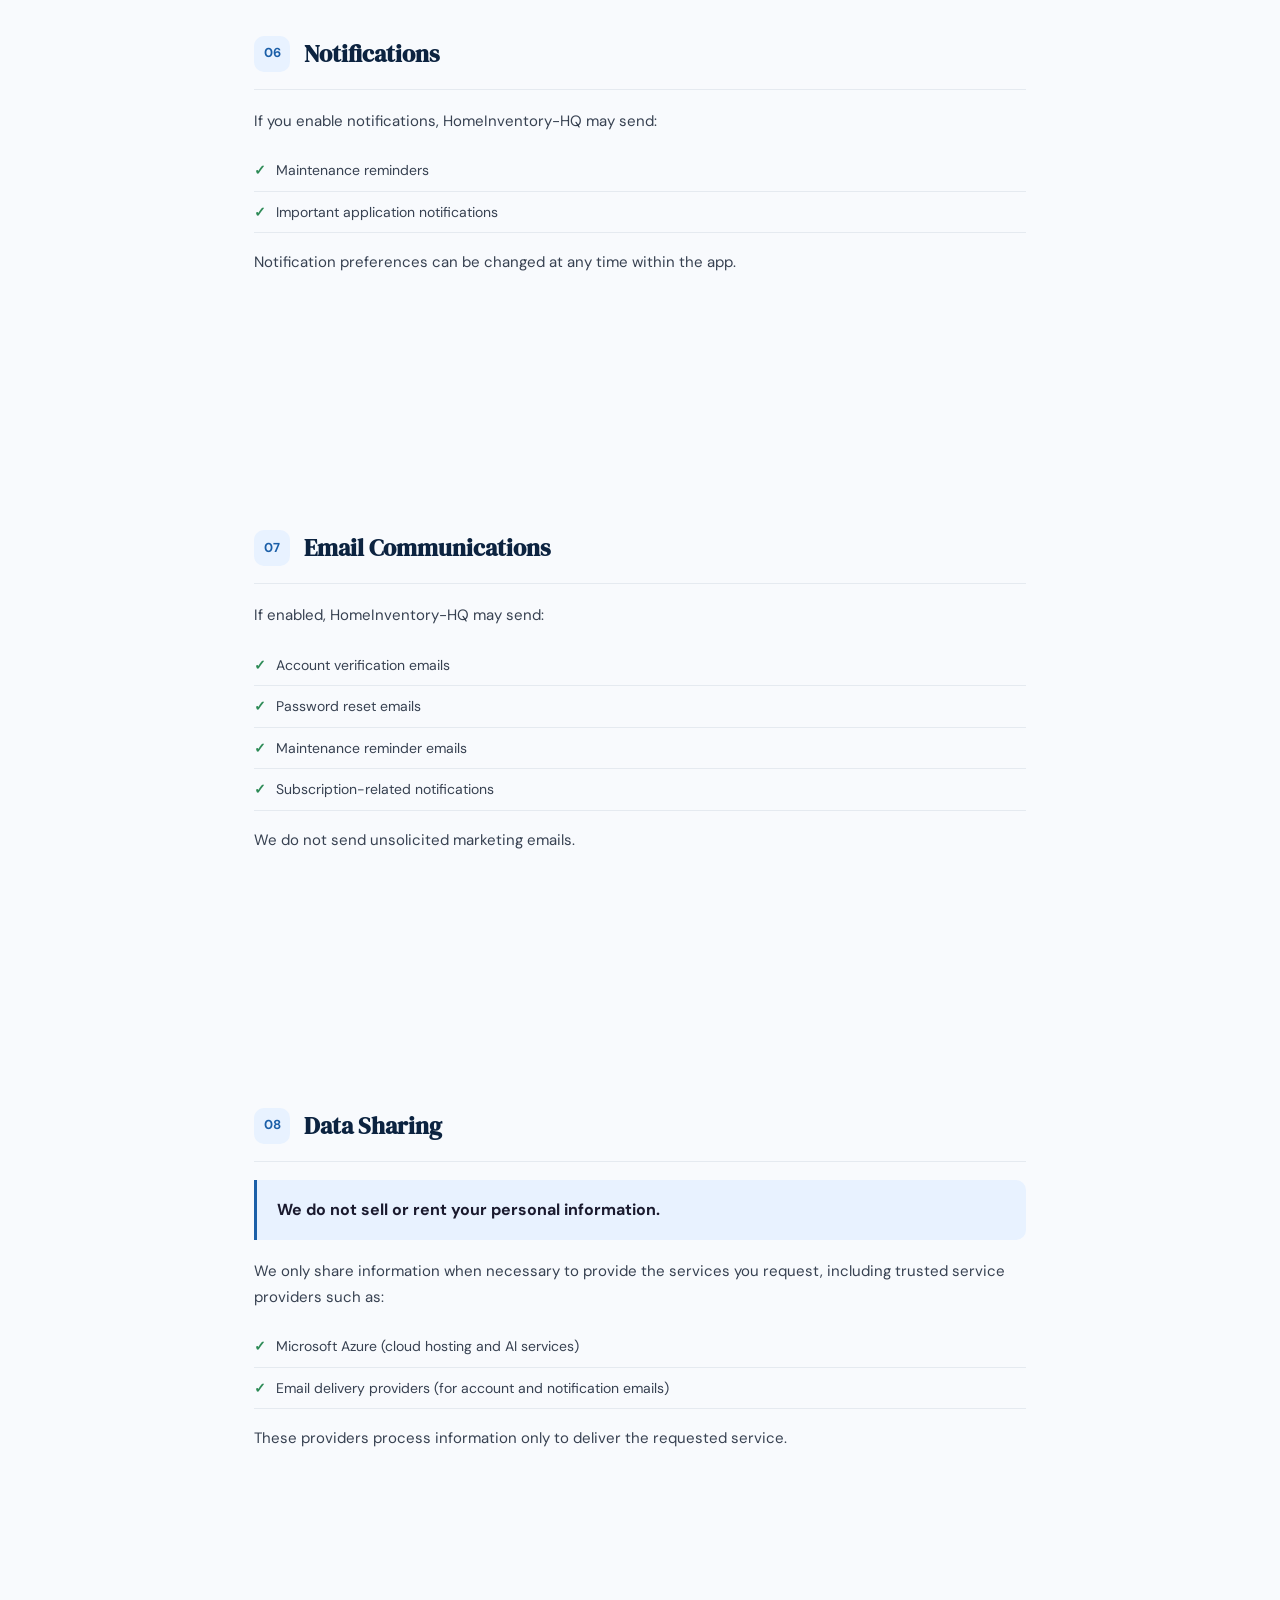
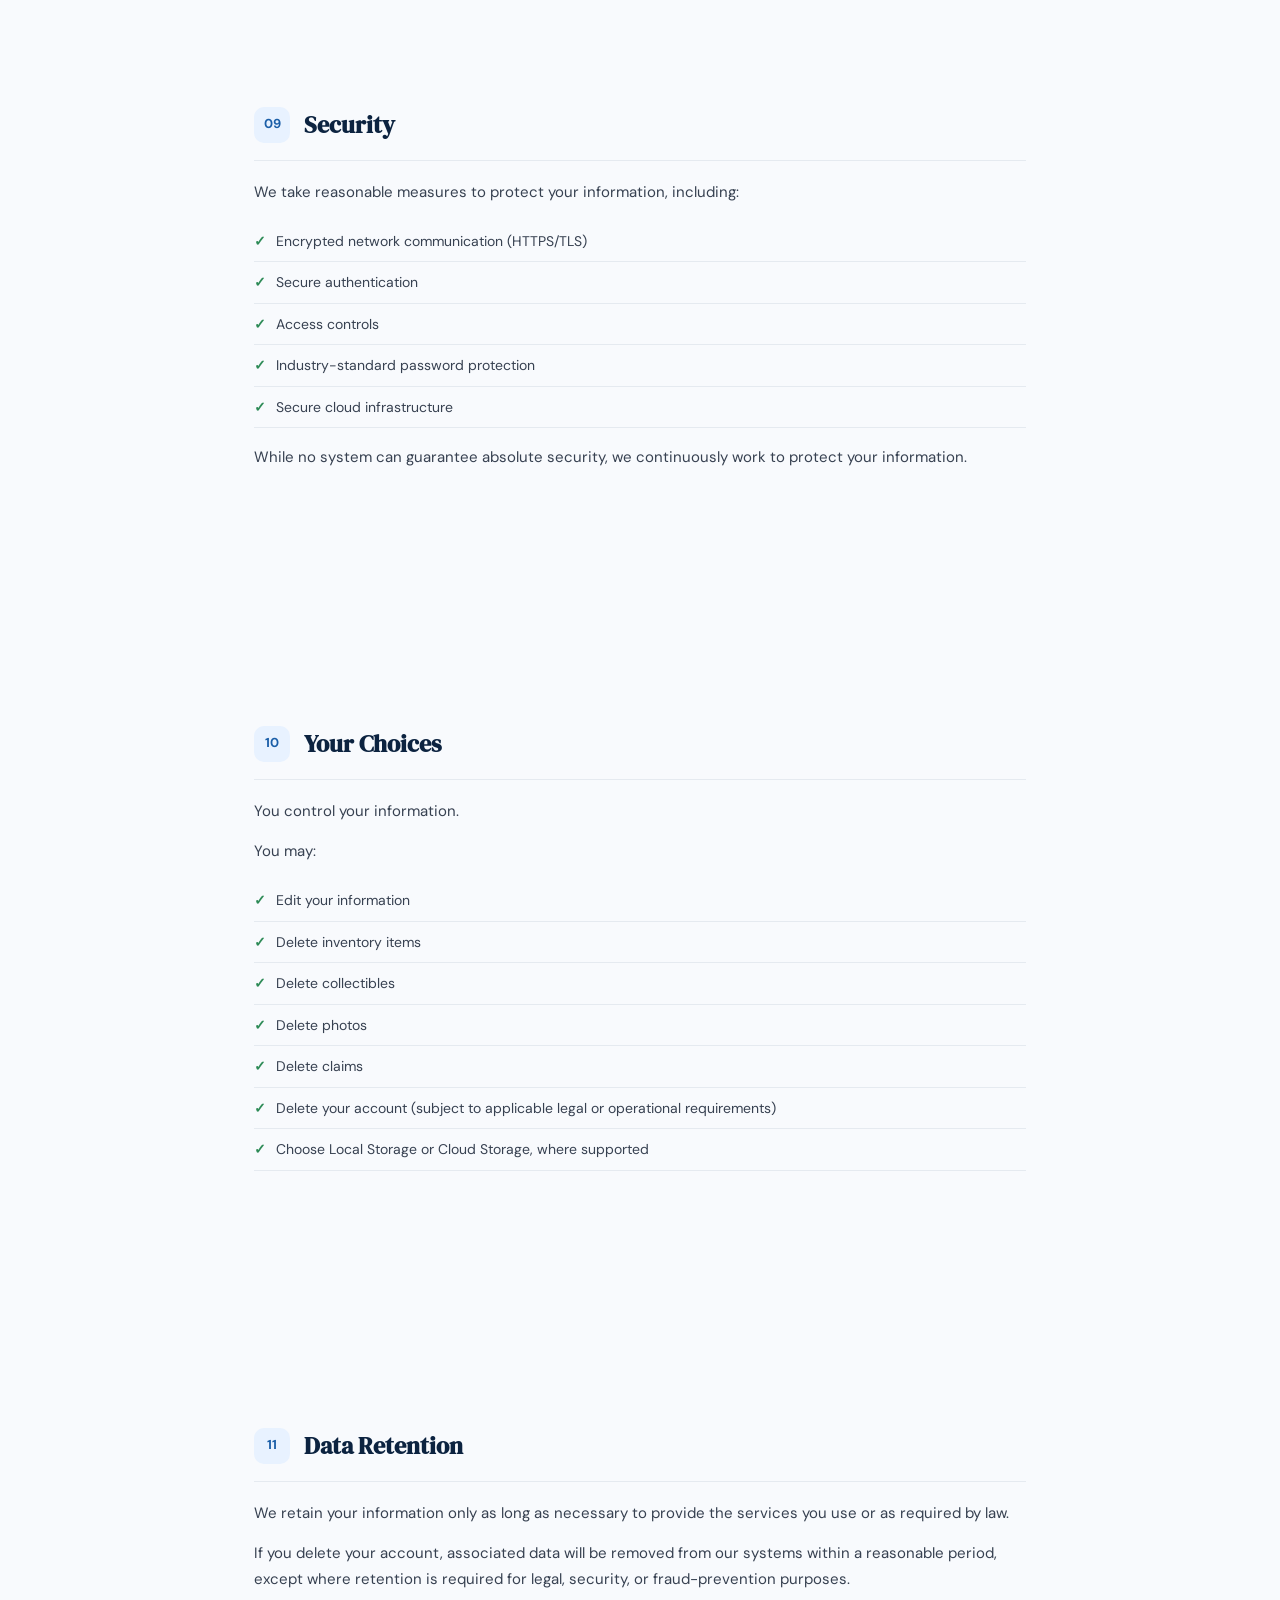
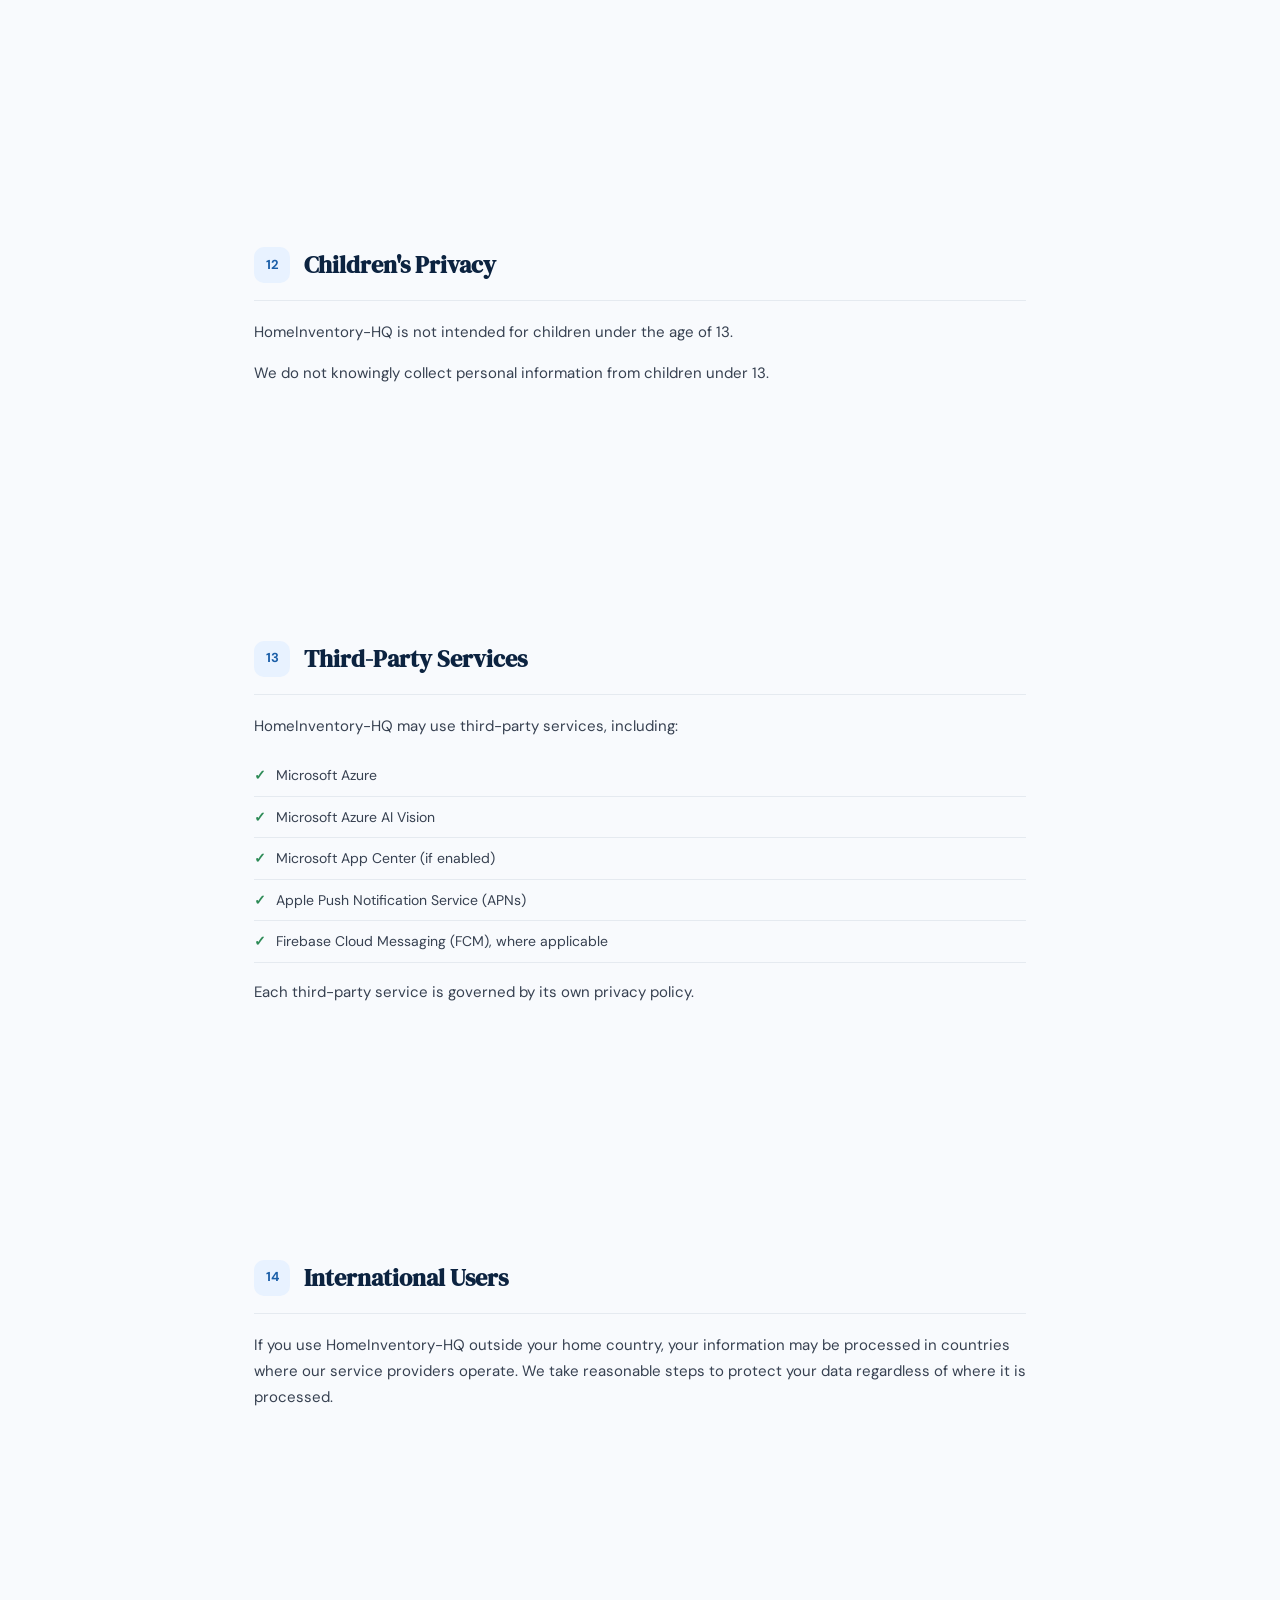
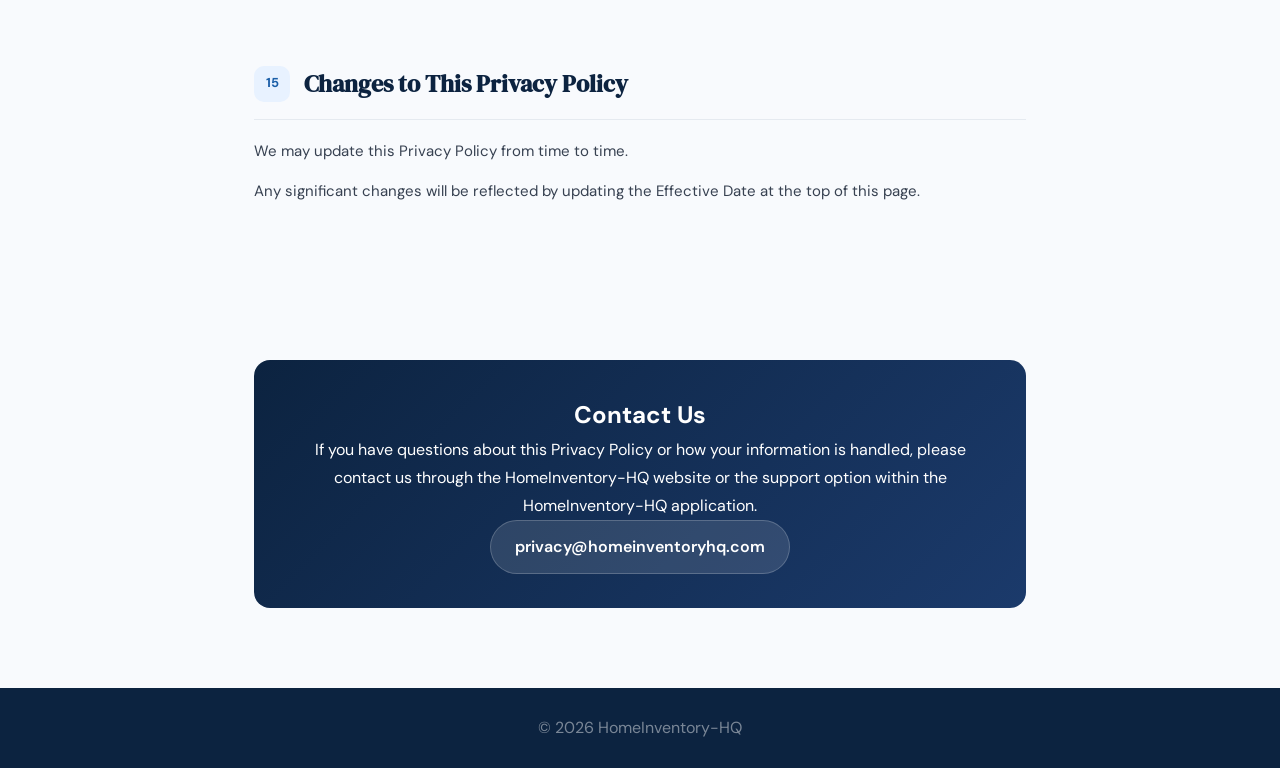
<file: privacy-policy.html>
<!DOCTYPE html>
<html lang="en">
<head>
    <link rel="icon" type="image/png" href="assets/images/favicon.png">
    <link rel="stylesheet" href="assets/css/styles.css">
    <meta charset="UTF-8">
    <meta name="viewport" content="width=device-width, initial-scale=1.0">
    <title>Privacy Policy — HomeInventory-HQ</title>
    <link href="https://fonts.googleapis.com/css2?family=DM+Serif+Display:ital@0;1&family=DM+Sans:wght@300;400;500;600;700&display=swap" rel="stylesheet">
    <style>
        :root{
            --navy:#0C2340;--blue:#1B5FA8;--sky:#E8F2FF;--accent:#2E8B57;
            --text:#1A1A2E;--muted:#6B7280;--border:#E5EAF0;--white:#FFFFFF;
        }
        *{margin:0;padding:0;box-sizing:border-box}
        body{font-family:'DM Sans',sans-serif;background:#F8FAFD;color:var(--text);line-height:1.75}

        header{
            background:var(--navy);padding:20px 0;position:sticky;top:0;z-index:100;
            box-shadow:0 2px 20px rgba(12,35,64,.3);
        }
        .header-inner{
            max-width:920px;margin:0 auto;padding:0 24px;
            display:flex;align-items:center;gap:12px;flex-wrap:wrap;
        }
        .logo-mark{
            width:36px;height:36px;border-radius:10px;
            background:linear-gradient(135deg,var(--blue),#4AABFF);
            display:flex;align-items:center;justify-content:center;color:#fff;font-size:18px;
        }
        .logo-text{font-family:'DM Serif Display',serif;font-size:20px;color:#fff}
        .logo-text span{color:#4AABFF}

        nav{margin-left:auto;display:flex;gap:20px;flex-wrap:wrap}
        nav a{color:rgba(255,255,255,.68);text-decoration:none;font-size:14px}
        nav a:hover{color:#fff}

        .hero{
            background:linear-gradient(160deg,var(--navy) 0%, #1B3A6B 100%);
            padding:64px 24px 78px;text-align:center;
            min-height:auto;display:block;
        }
        .hero-badge{
            display:inline-block;background:rgba(74,171,255,.15);
            border:1px solid rgba(74,171,255,.3);color:#4AABFF;
            font-size:12px;font-weight:700;letter-spacing:1.3px;text-transform:uppercase;
            padding:7px 16px;border-radius:999px;margin-bottom:20px;
        }
        .hero h1{
            font-family:'DM Serif Display',serif;font-size:clamp(32px,5vw,52px);
            color:#fff;line-height:1.15;margin-bottom:14px;
        }
        .hero p{color:rgba(255,255,255,.68);font-size:16px;max-width:520px;margin:0 auto}

        .effective-date{
            margin-top:24px;display:inline-flex;align-items:center;gap:8px;
            background:rgba(255,255,255,.08);padding:8px 20px;border-radius:999px;
            color:rgba(255,255,255,.72);font-size:13px;
        }

        .container{max-width:820px;margin:0 auto;padding:56px 24px 80px}

        .toc{
            background:#fff;border:1px solid var(--border);border-left:4px solid var(--blue);
            border-radius:12px;padding:26px 28px;margin-bottom:46px;
        }
        .toc h2{
            font-family:'DM Serif Display',serif;font-size:20px;color:var(--navy);margin-bottom:14px;
        }
        .toc ol{padding-left:18px;color:var(--blue)}
        .toc li{margin:8px 0}
        .toc a{text-decoration:none;color:var(--blue)}

        .section{margin-bottom:46px;scroll-margin-top:90px}
        .section-header{
            display:flex;align-items:center;gap:14px;margin-bottom:18px;
            padding-bottom:14px;border-bottom:1px solid var(--border);
        }
        .section-num{
            width:36px;height:36px;border-radius:10px;background:var(--sky);
            display:flex;align-items:center;justify-content:center;
            font-size:13px;font-weight:700;color:var(--blue);
        }
        .section h2{font-family:'DM Serif Display',serif;font-size:24px;color:var(--navy)}
        .section h3{font-family:'DM Serif Display',serif;font-size:17px;color:var(--navy);margin:20px 0 8px}
        .section p{font-size:15px;color:#374151;margin-bottom:14px}

        .policy-list{list-style:none;margin:16px 0}
        .policy-list li{
            display:flex;align-items:flex-start;gap:10px;padding:8px 0;
            border-bottom:1px solid var(--border);font-size:14px;color:#374151;
        }
        .policy-list li::before{content:"✓";color:var(--accent);font-weight:700}

        .highlight{
            background:var(--sky);border-left:3px solid var(--blue);
            border-radius:0 10px 10px 0;padding:16px 20px;margin:18px 0;
        }

        .contact-box{
            background:linear-gradient(135deg,var(--navy),#1B3A6B);
            border-radius:16px;padding:34px;text-align:center;color:#fff;margin-top:40px;
        }
        .contact-email{
            display:inline-block;text-decoration:none;color:#fff;
            background:rgba(255,255,255,.12);
            border:1px solid rgba(255,255,255,.2);
            padding:12px 24px;border-radius:999px;font-weight:600;
        }

        footer{
            background:var(--navy);padding:26px;text-align:center;
            color:rgba(255,255,255,.45);
        }
    </style>
</head>
<body>

<header>
    <div class="header-inner">
        <div class="logo-mark">🏠</div>
        <div class="logo-text">Home<span>Inventory-HQ</span></div>
        <nav>
            <a href="index.html">Home</a>
            <a href="index.html#collectibles">Collectibles</a>
            <a href="support.html">Support</a>
            <a href="privacy-policy.html">Privacy</a>
            <a href="assets/terms.html">Terms</a>
        </nav>
    </div>
</header>

<div class="hero">
    <div class="hero-badge">Legal</div>
    <h1>Privacy Policy</h1>
    <p>At HomeInventory-HQ, your privacy is important to us. This Privacy Policy explains what information we collect, how we use it, and the choices you have regarding your data.</p>
    <div class="effective-date">Effective Date: June 2026</div>
</div>

<div class="container">

    <div class="section">
        <div class="section-header">
            <div class="section-num">01</div>
            <h2>Information We Collect</h2>
        </div>
        <p>Depending on how you use HomeInventory-HQ, we may collect the following information:</p>

        <h3>Account Information</h3>
        <p>When you create an account, we may collect:</p>
        <ul class="policy-list">
            <li>Name</li>
            <li>Email address</li>
            <li>Password (stored securely using industry-standard encryption)</li>
            <li>Subscription information</li>
        </ul>

        <h3>Home Inventory Information</h3>
        <p>Information you choose to store may include:</p>
        <ul class="policy-list">
            <li>Inventory items</li>
            <li>Photos</li>
            <li>Purchase information</li>
            <li>Serial numbers</li>
            <li>Warranty information</li>
            <li>Notes</li>
            <li>Property information</li>
            <li>Insurance policies</li>
            <li>Claims</li>
            <li>Contractors</li>
            <li>Maintenance records</li>
            <li>Collectible information</li>
        </ul>
        <div class="highlight"><strong>This information belongs to you.</strong></div>

        <h3>Photos</h3>
        <p>HomeInventory-HQ allows you to capture or upload photos of:</p>
        <ul class="policy-list">
            <li>Inventory items</li>
            <li>Rooms</li>
            <li>Property</li>
            <li>Collectibles</li>
            <li>Receipts</li>
            <li>Documents</li>
        </ul>
        <p>Photos may be compressed to improve storage efficiency while maintaining image quality.</p>
    </div>

    <div class="section">
        <div class="section-header">
            <div class="section-num">02</div>
            <h2>How We Use Your Information</h2>
        </div>
        <p>Your information is used only to provide HomeInventory-HQ features, including:</p>
        <ul class="policy-list">
            <li>Managing your home inventory</li>
            <li>Tracking maintenance</li>
            <li>Organizing collectibles</li>
            <li>Creating insurance reports</li>
            <li>Generating PDF reports</li>
            <li>Synchronizing data across devices (Cloud Storage)</li>
            <li>Sending maintenance reminders (if enabled)</li>
            <li>Providing customer support</li>
        </ul>
        <div class="highlight"><strong>We do not sell your personal information.</strong></div>
    </div>

    <div class="section">
        <div class="section-header">
            <div class="section-num">03</div>
            <h2>AI Recognition</h2>
        </div>
        <p>HomeInventory-HQ includes optional AI-powered recognition features for collectibles.</p>
        <p>When you choose to scan a collectible:</p>
        <ul class="policy-list">
            <li>Images may be securely transmitted to Microsoft Azure AI Vision for text recognition.</li>
            <li>OCR results are returned to HomeInventory-HQ.</li>
            <li>The recognized information is used only to help populate collectible details.</li>
            <li>You can edit or replace any AI-generated information before saving.</li>
        </ul>
        <p>AI recognition is initiated only when you choose to scan.</p>
    </div>

    <div class="section">
        <div class="section-header">
            <div class="section-num">04</div>
            <h2>Local Storage</h2>
        </div>
        <p>HomeInventory-HQ supports Local Storage.</p>
        <p>When Local Storage is selected:</p>
        <ul class="policy-list">
            <li>Your inventory data remains on your device.</li>
            <li>Photos remain on your device.</li>
            <li>Collectible images remain on your device.</li>
            <li>No inventory or collectible photos are uploaded unless you explicitly enable Cloud Storage or another feature that requires cloud processing.</li>
        </ul>
    </div>

    <div class="section">
        <div class="section-header">
            <div class="section-num">05</div>
            <h2>Cloud Storage</h2>
        </div>
        <p>If you enable Cloud Storage:</p>
        <ul class="policy-list">
            <li>Your data is securely stored using Microsoft Azure.</li>
            <li>Photos and documents are encrypted during transmission.</li>
            <li>Cloud storage enables synchronization across your devices and optional family sharing features.</li>
        </ul>
    </div>

    <div class="section">
        <div class="section-header">
            <div class="section-num">06</div>
            <h2>Notifications</h2>
        </div>
        <p>If you enable notifications, HomeInventory-HQ may send:</p>
        <ul class="policy-list">
            <li>Maintenance reminders</li>
            <li>Important application notifications</li>
        </ul>
        <p>Notification preferences can be changed at any time within the app.</p>
    </div>

    <div class="section">
        <div class="section-header">
            <div class="section-num">07</div>
            <h2>Email Communications</h2>
        </div>
        <p>If enabled, HomeInventory-HQ may send:</p>
        <ul class="policy-list">
            <li>Account verification emails</li>
            <li>Password reset emails</li>
            <li>Maintenance reminder emails</li>
            <li>Subscription-related notifications</li>
        </ul>
        <p>We do not send unsolicited marketing emails.</p>
    </div>

    <div class="section">
        <div class="section-header">
            <div class="section-num">08</div>
            <h2>Data Sharing</h2>
        </div>
        <div class="highlight"><strong>We do not sell or rent your personal information.</strong></div>
        <p>We only share information when necessary to provide the services you request, including trusted service providers such as:</p>
        <ul class="policy-list">
            <li>Microsoft Azure (cloud hosting and AI services)</li>
            <li>Email delivery providers (for account and notification emails)</li>
        </ul>
        <p>These providers process information only to deliver the requested service.</p>
    </div>

    <div class="section">
        <div class="section-header">
            <div class="section-num">09</div>
            <h2>Security</h2>
        </div>
        <p>We take reasonable measures to protect your information, including:</p>
        <ul class="policy-list">
            <li>Encrypted network communication (HTTPS/TLS)</li>
            <li>Secure authentication</li>
            <li>Access controls</li>
            <li>Industry-standard password protection</li>
            <li>Secure cloud infrastructure</li>
        </ul>
        <p>While no system can guarantee absolute security, we continuously work to protect your information.</p>
    </div>

    <div class="section">
        <div class="section-header">
            <div class="section-num">10</div>
            <h2>Your Choices</h2>
        </div>
        <p>You control your information.</p>
        <p>You may:</p>
        <ul class="policy-list">
            <li>Edit your information</li>
            <li>Delete inventory items</li>
            <li>Delete collectibles</li>
            <li>Delete photos</li>
            <li>Delete claims</li>
            <li>Delete your account (subject to applicable legal or operational requirements)</li>
            <li>Choose Local Storage or Cloud Storage, where supported</li>
        </ul>
    </div>

    <div class="section">
        <div class="section-header">
            <div class="section-num">11</div>
            <h2>Data Retention</h2>
        </div>
        <p>We retain your information only as long as necessary to provide the services you use or as required by law.</p>
        <p>If you delete your account, associated data will be removed from our systems within a reasonable period, except where retention is required for legal, security, or fraud-prevention purposes.</p>
    </div>

    <div class="section">
        <div class="section-header">
            <div class="section-num">12</div>
            <h2>Children's Privacy</h2>
        </div>
        <p>HomeInventory-HQ is not intended for children under the age of 13.</p>
        <p>We do not knowingly collect personal information from children under 13.</p>
    </div>

    <div class="section">
        <div class="section-header">
            <div class="section-num">13</div>
            <h2>Third-Party Services</h2>
        </div>
        <p>HomeInventory-HQ may use third-party services, including:</p>
        <ul class="policy-list">
            <li>Microsoft Azure</li>
            <li>Microsoft Azure AI Vision</li>
            <li>Microsoft App Center (if enabled)</li>
            <li>Apple Push Notification Service (APNs)</li>
            <li>Firebase Cloud Messaging (FCM), where applicable</li>
        </ul>
        <p>Each third-party service is governed by its own privacy policy.</p>
    </div>

    <div class="section">
        <div class="section-header">
            <div class="section-num">14</div>
            <h2>International Users</h2>
        </div>
        <p>If you use HomeInventory-HQ outside your home country, your information may be processed in countries where our service providers operate. We take reasonable steps to protect your data regardless of where it is processed.</p>
    </div>

    <div class="section">
        <div class="section-header">
            <div class="section-num">15</div>
            <h2>Changes to This Privacy Policy</h2>
        </div>
        <p>We may update this Privacy Policy from time to time.</p>
        <p>Any significant changes will be reflected by updating the Effective Date at the top of this page.</p>
    </div>

    <div class="contact-box">
        <h2>Contact Us</h2>
        <p>If you have questions about this Privacy Policy or how your information is handled, please contact us through the HomeInventory-HQ website or the support option within the HomeInventory-HQ application.</p>
        <a class="contact-email" href="mailto:privacy@homeinventoryhq.com">
            privacy@homeinventoryhq.com
        </a>
    </div>

</div>

<footer>
    <p>© 2026 HomeInventory-HQ</p>
</footer>

</body>
</html>
</file>
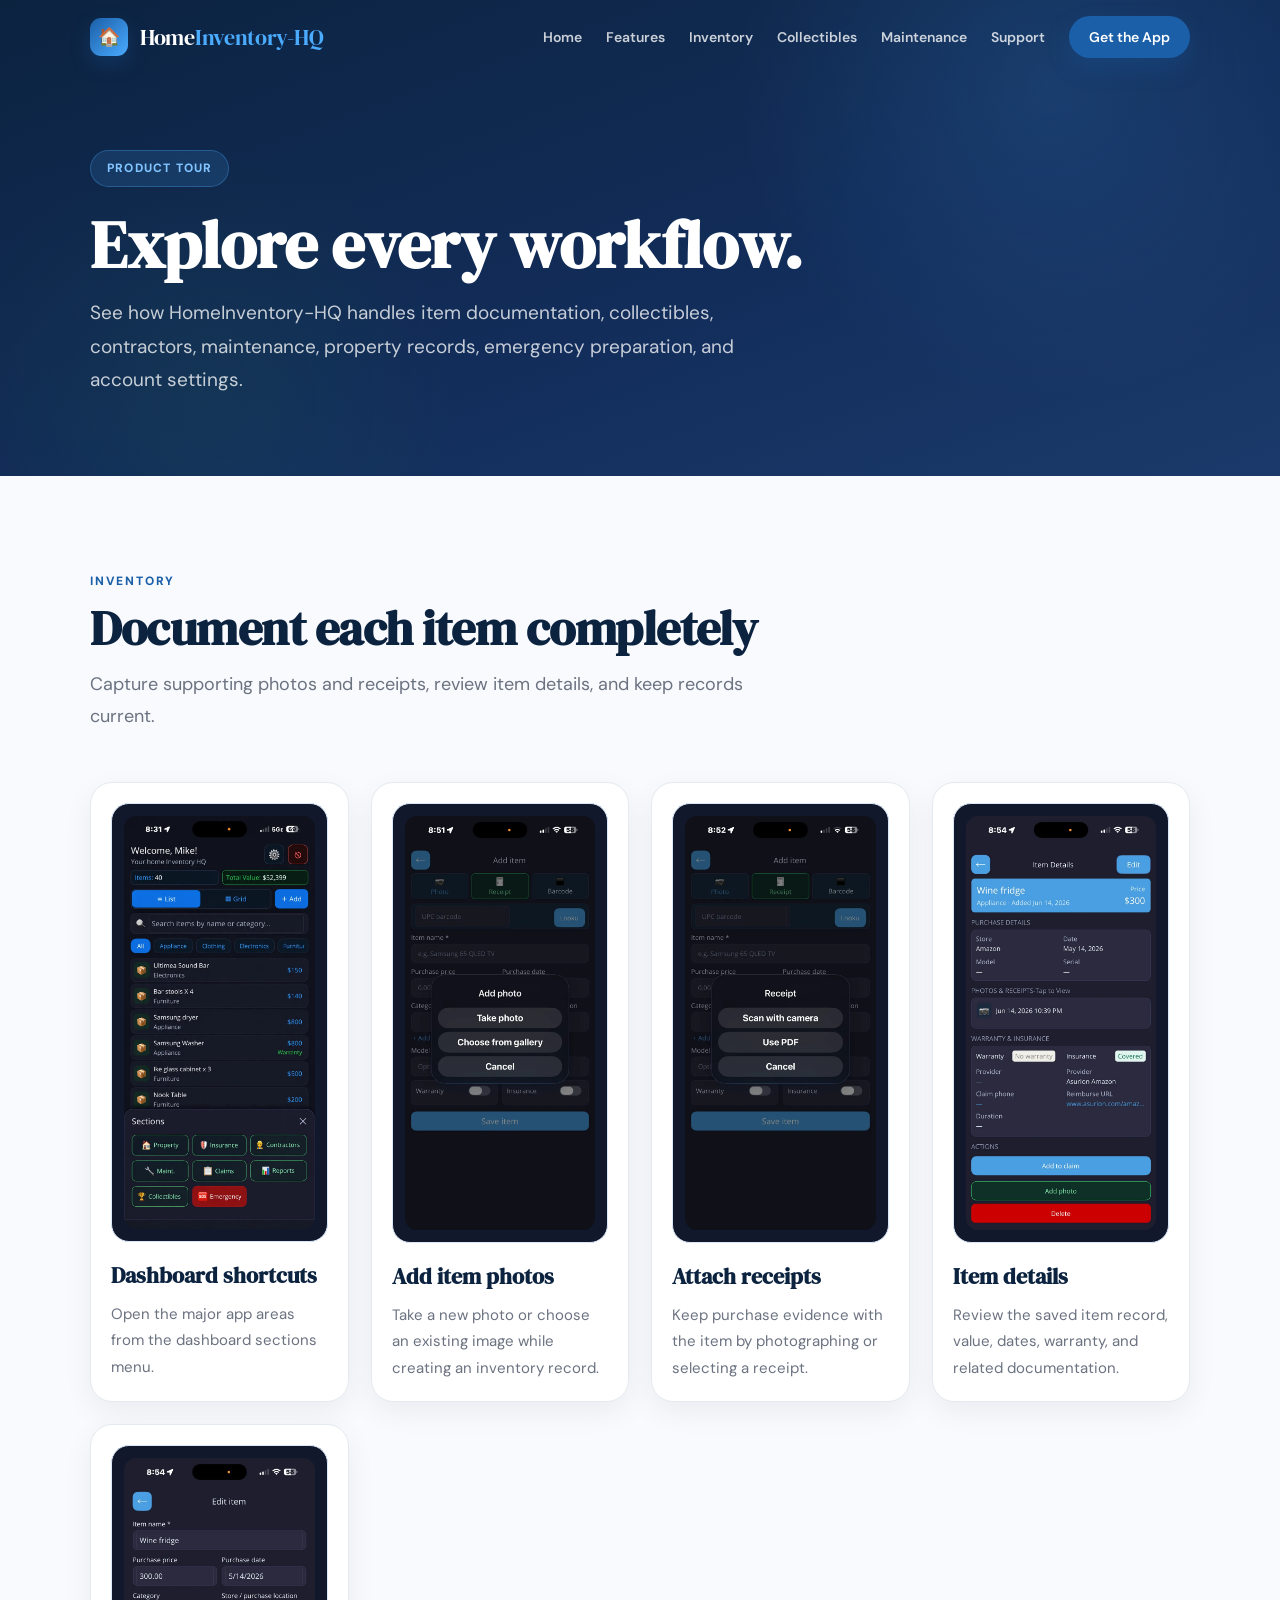
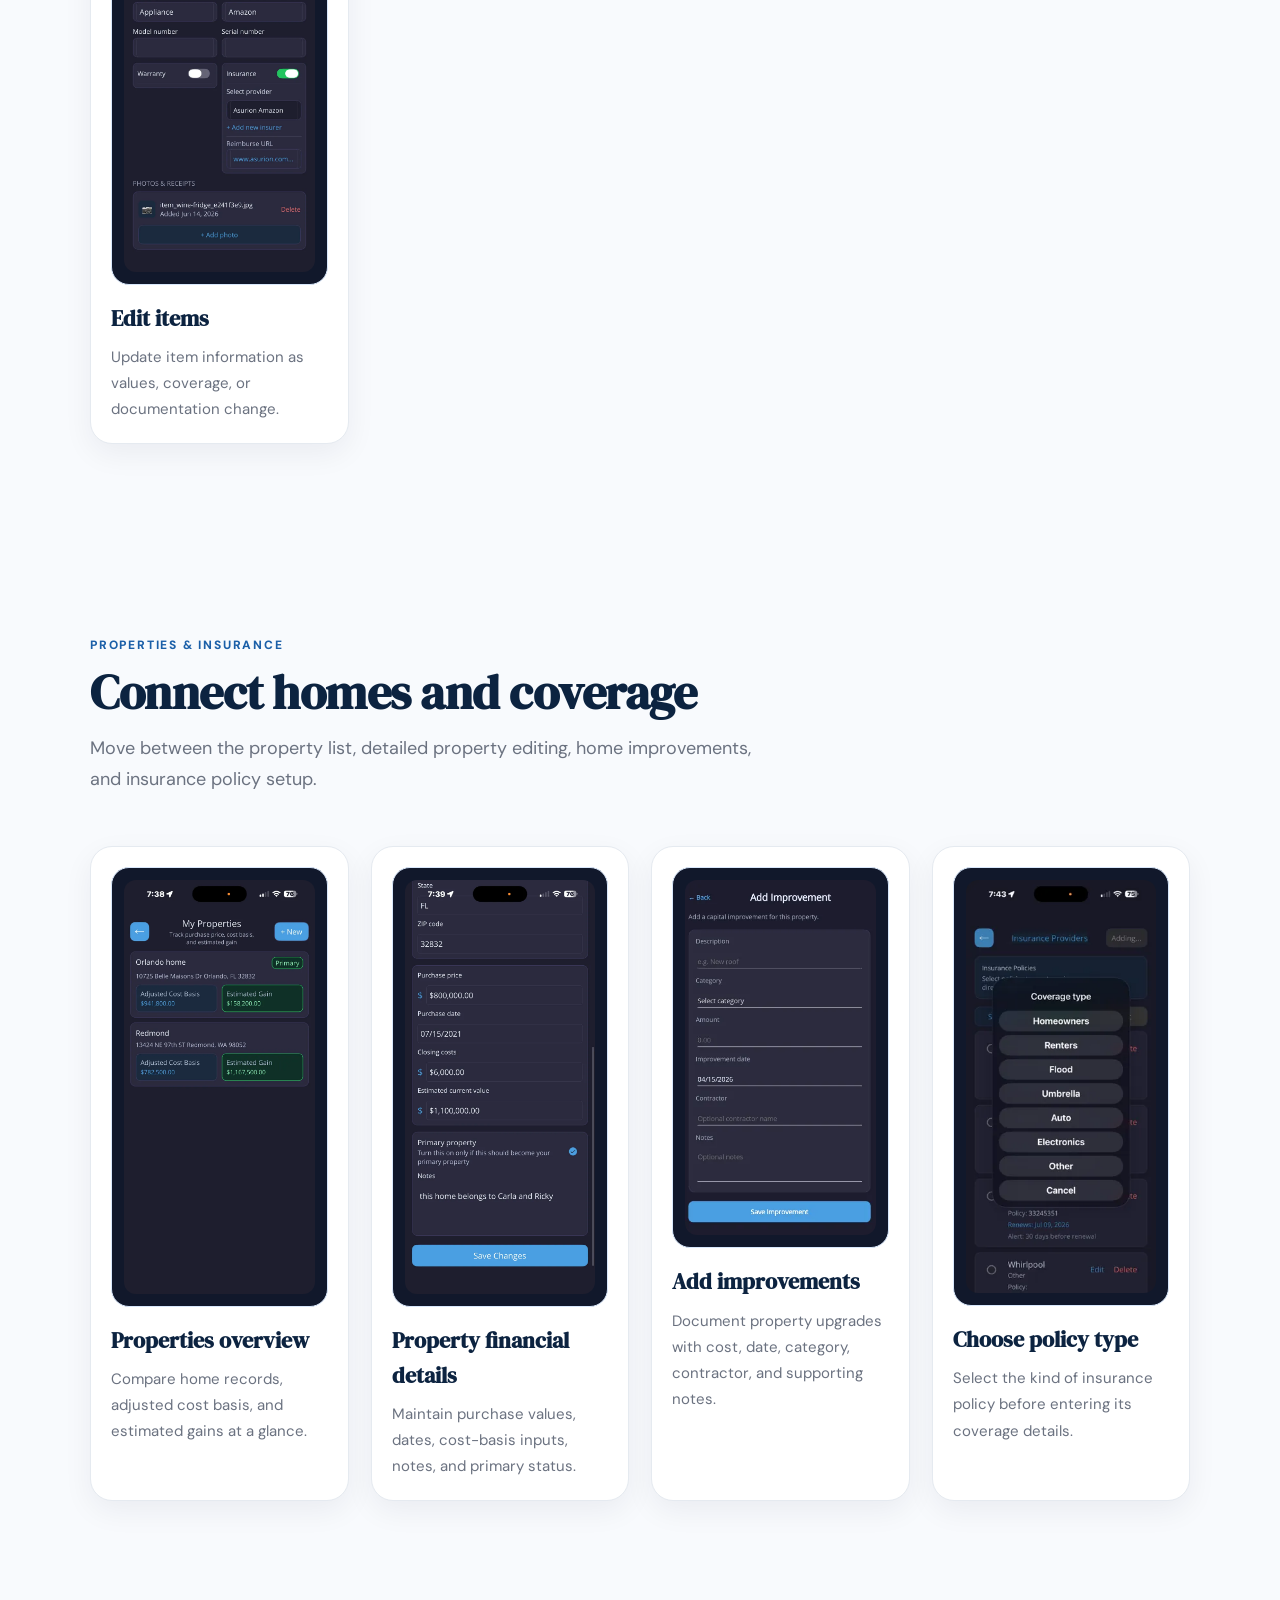
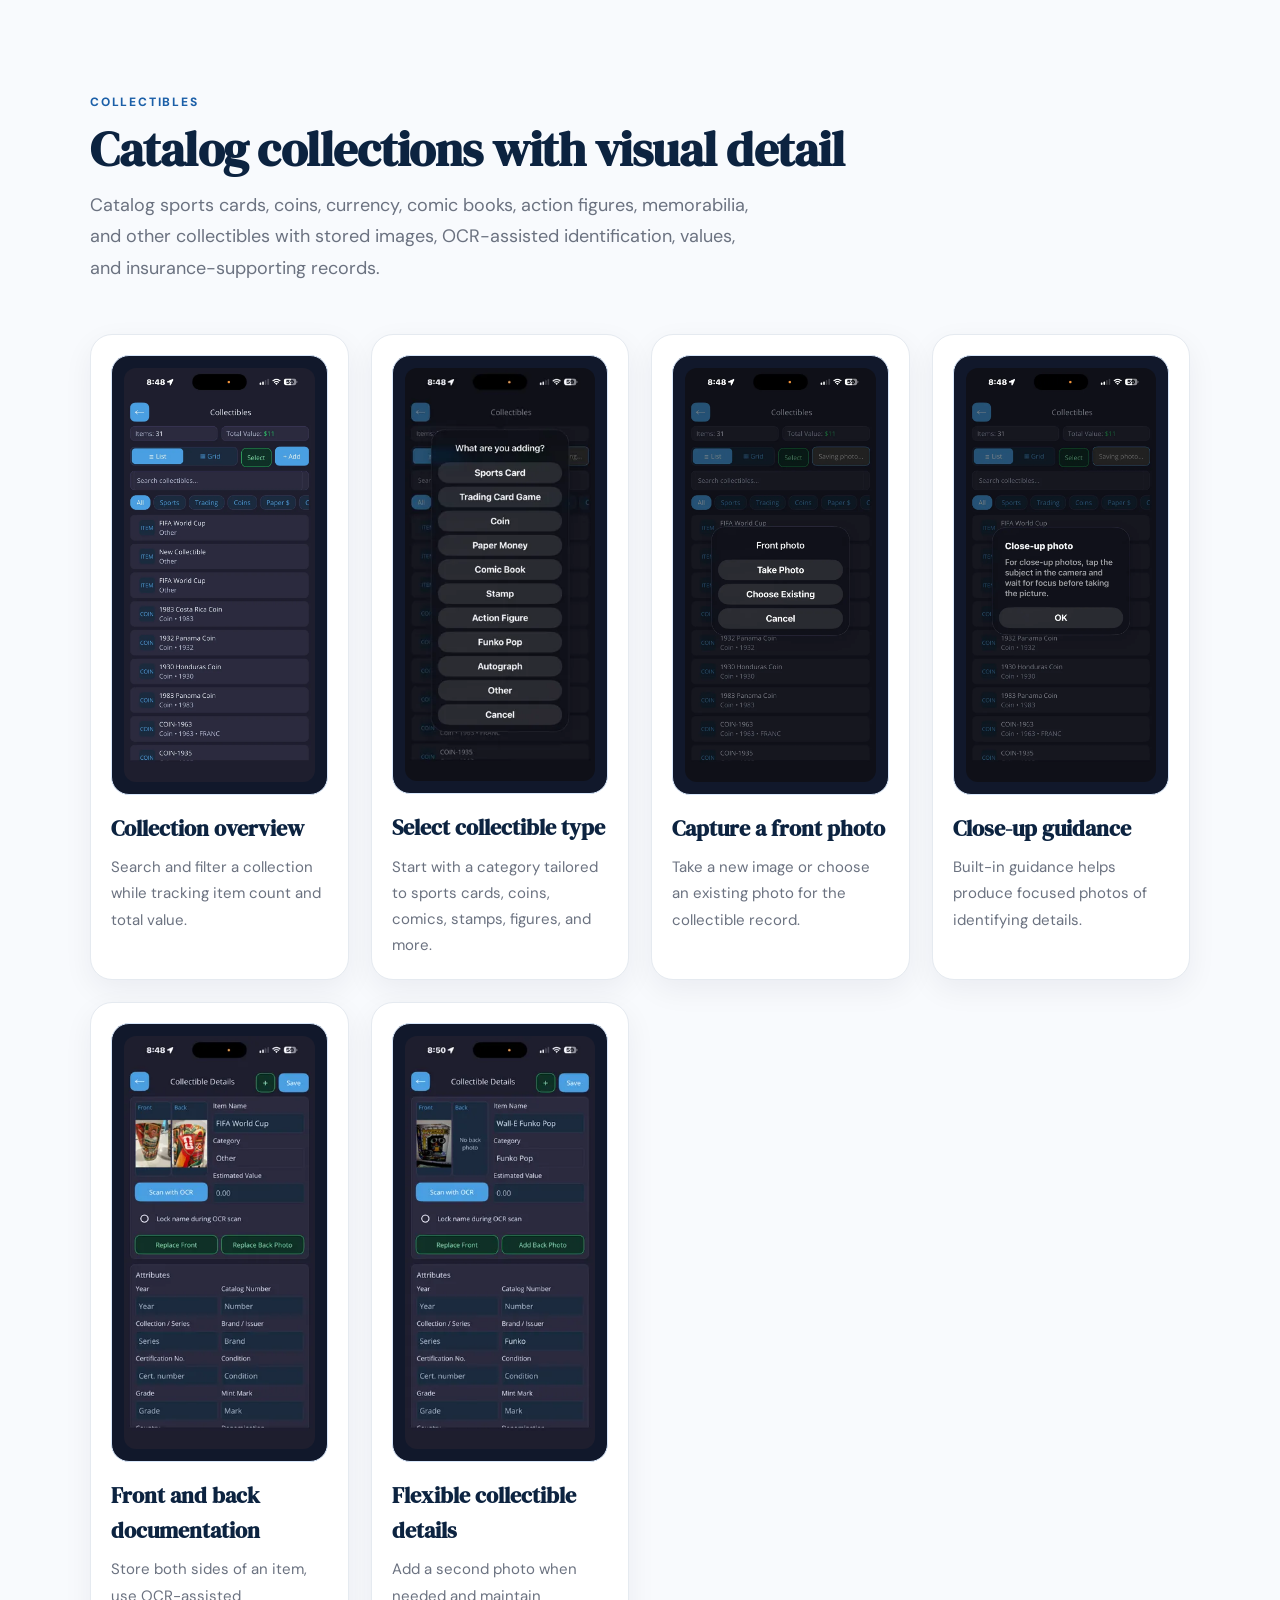
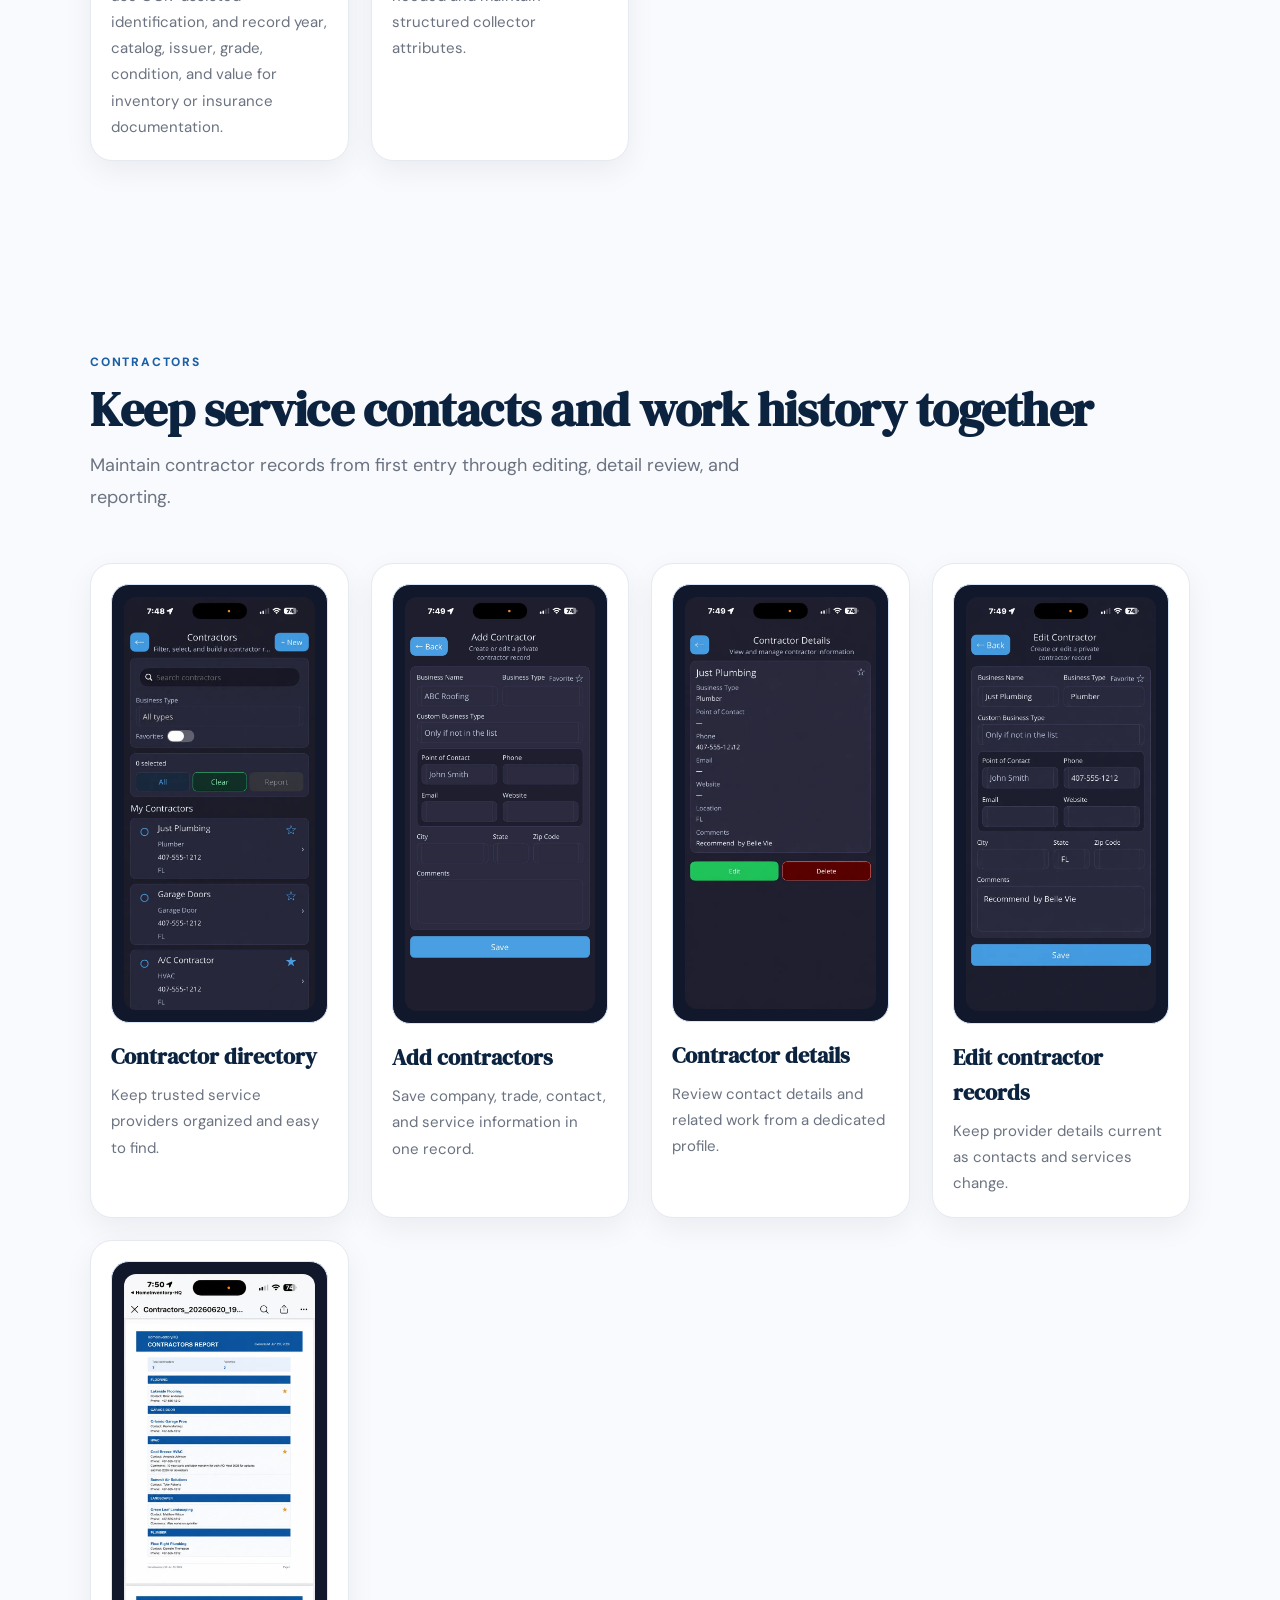
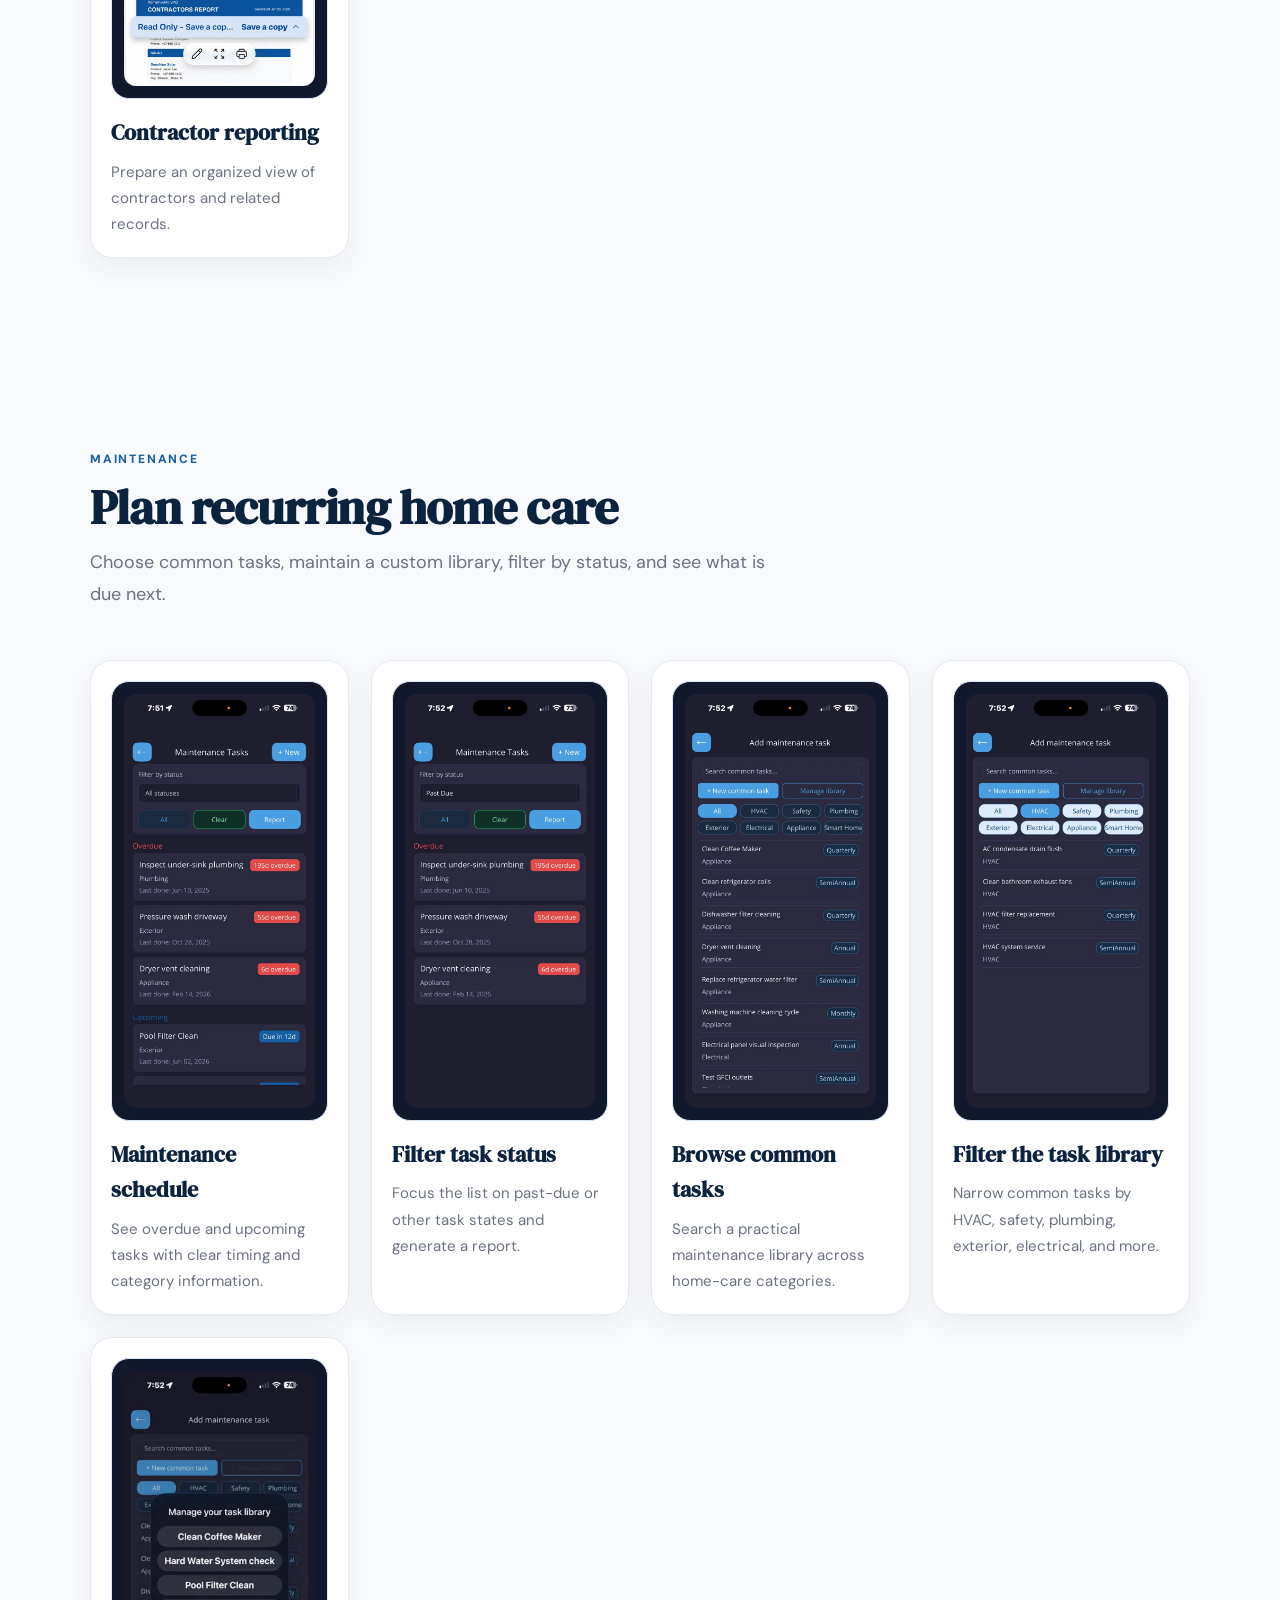
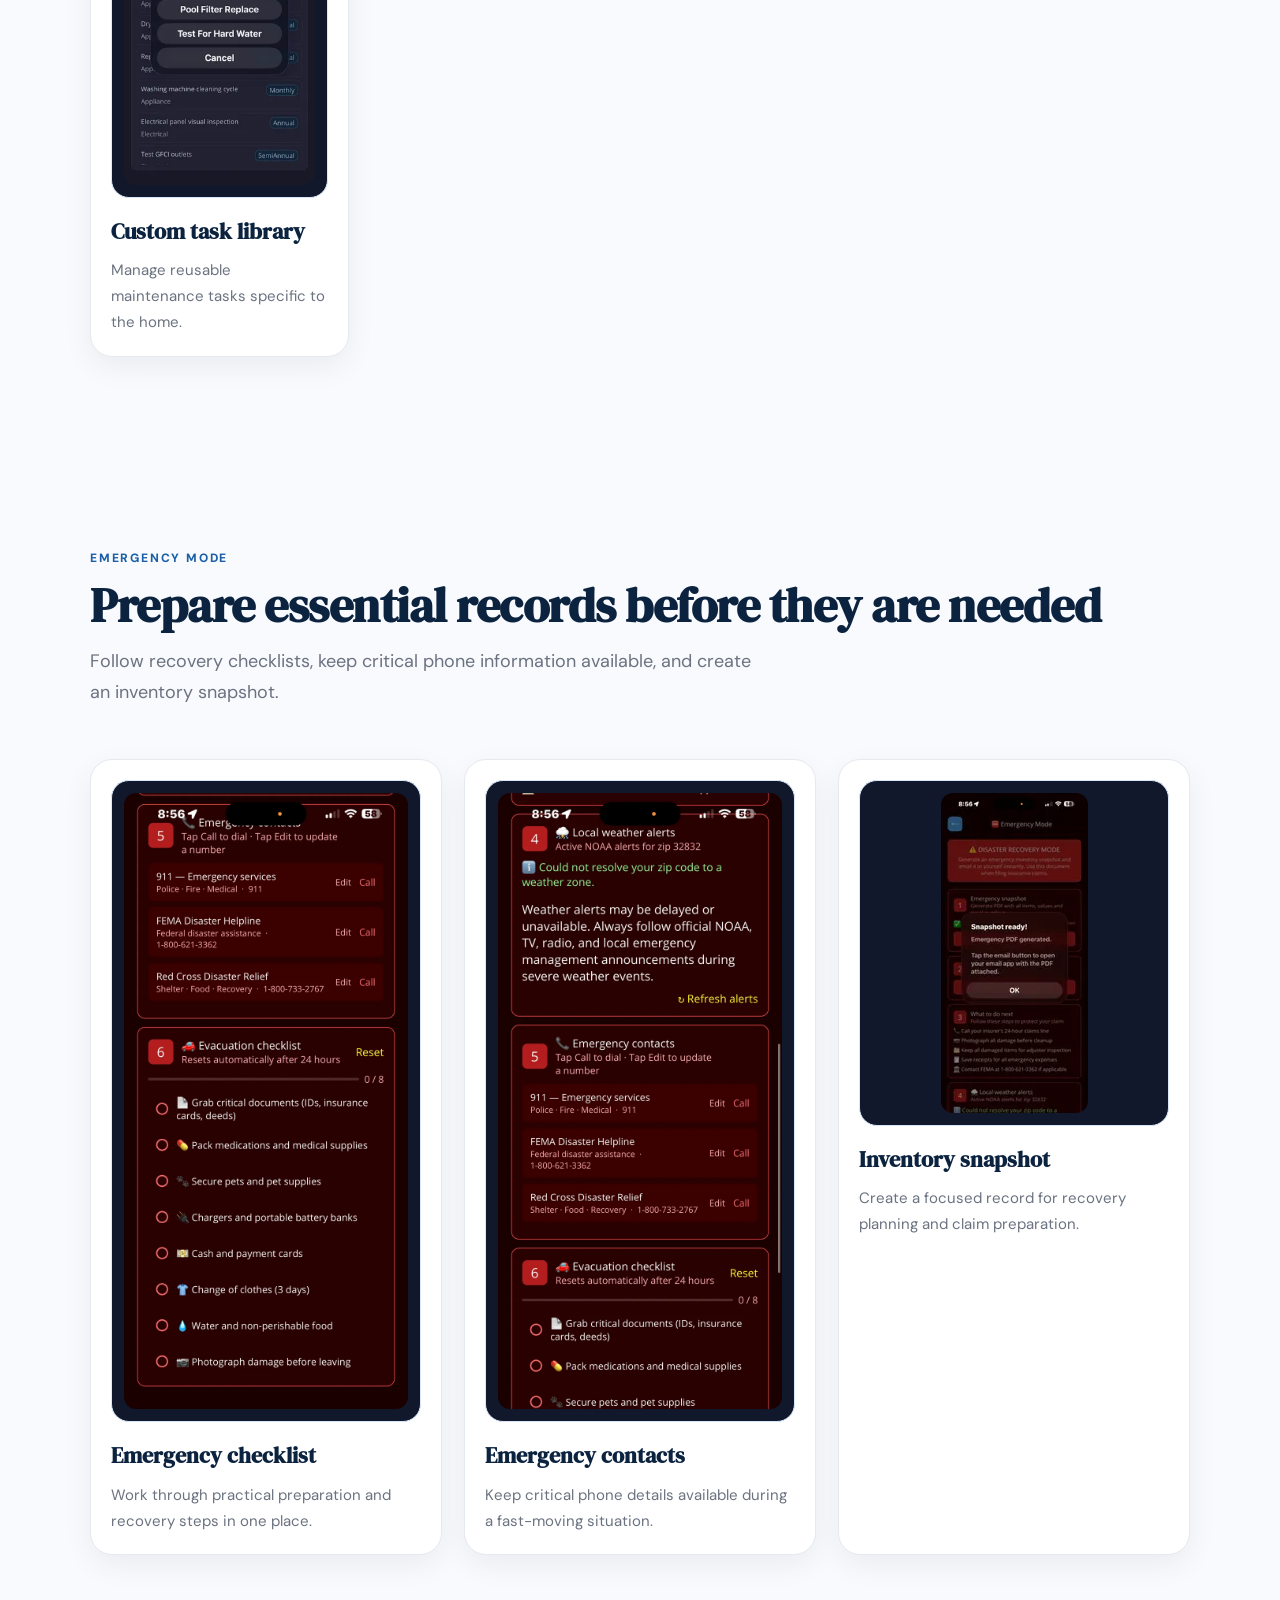
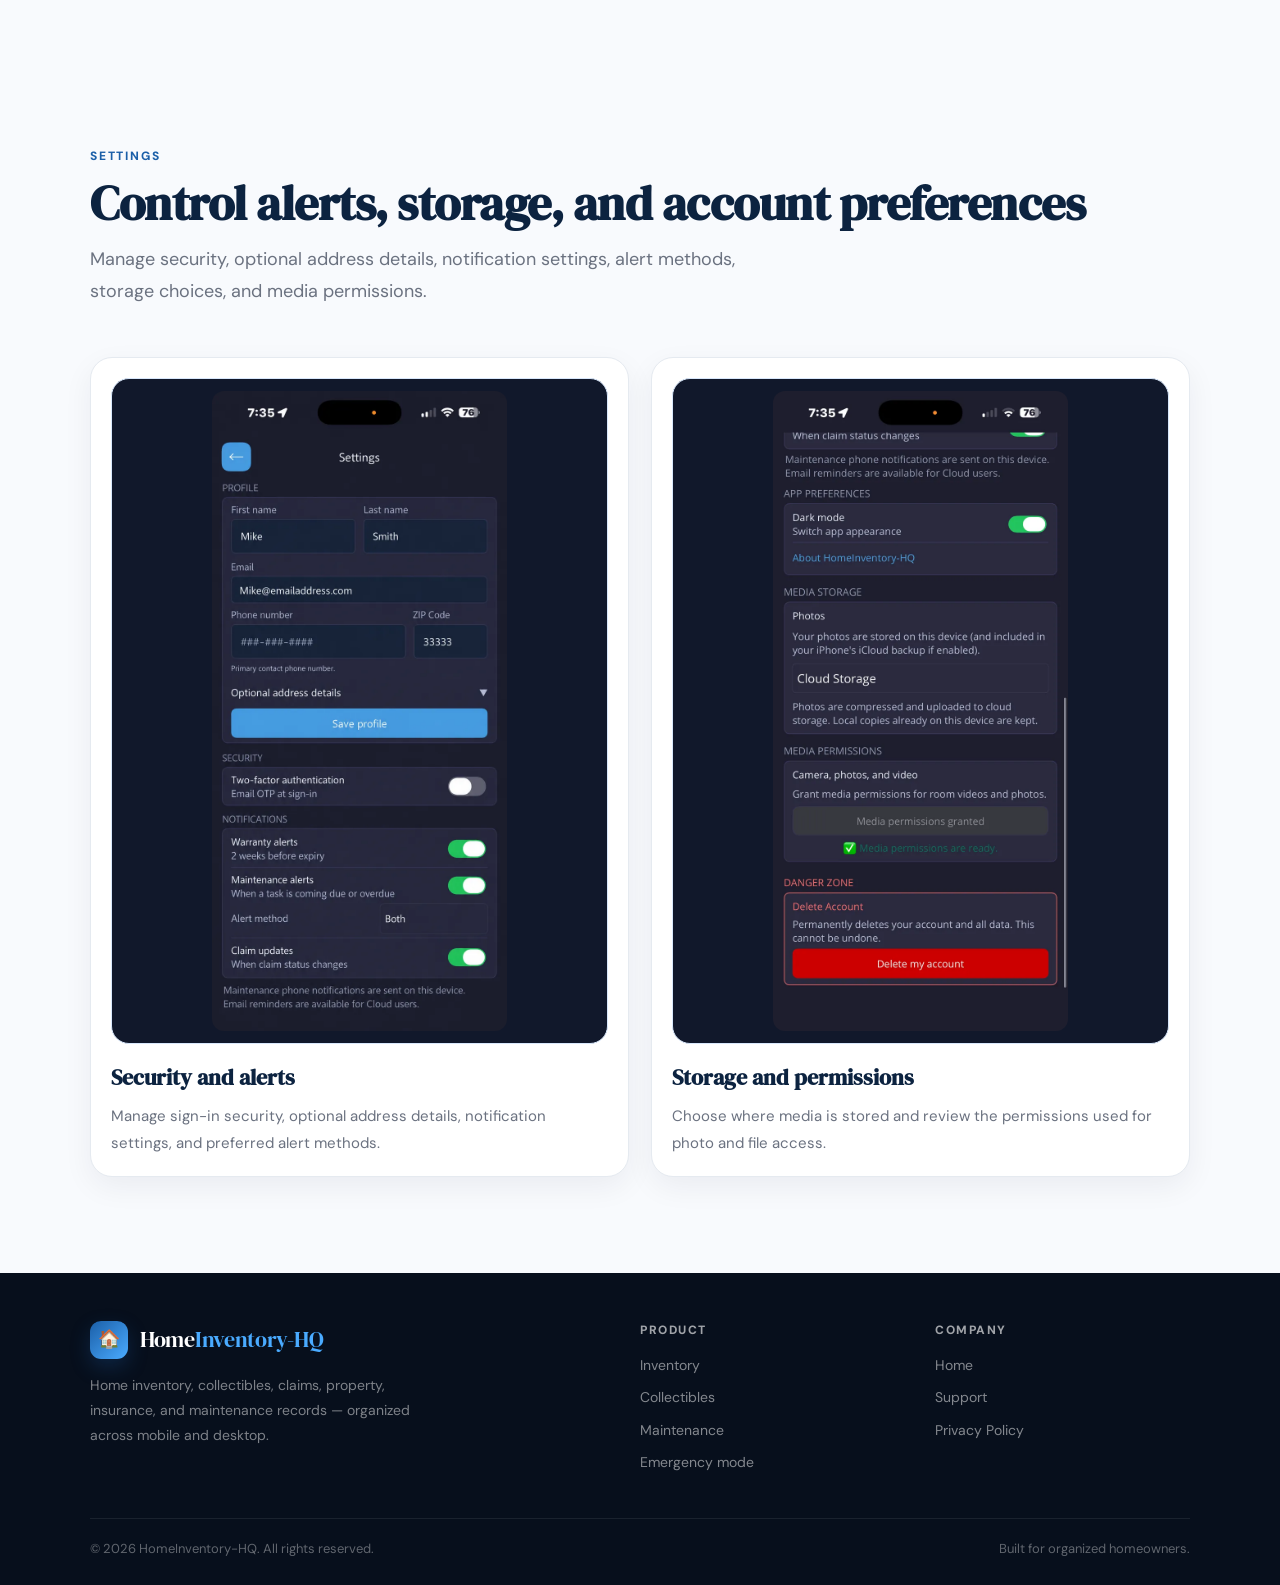
<file: screens.html>
<!DOCTYPE html>
<html lang="en">
<head>
    <meta charset="UTF-8">
    <meta name="viewport" content="width=device-width, initial-scale=1.0">
    <title>Screen Gallery — HomeInventory-HQ</title>
    <meta name="description" content="Explore HomeInventory-HQ inventory, collectibles, contractor, maintenance, emergency, property, insurance, and settings screens.">
    <link href="https://fonts.googleapis.com/css2?family=DM+Serif+Display:ital@0;1&family=DM+Sans:wght@300;400;500;600;700;800&display=swap" rel="stylesheet">
    <link rel="icon" type="image/png" href="assets/images/favicon.png">
    <link rel="stylesheet" href="assets/css/styles.css">
</head>
<body>

<nav id="navbar" class="scrolled">
    <div class="nav-inner">
        <a href="index.html" class="brand">
            <div class="logo-mark">🏠</div>
            <div class="logo-text">Home<span>Inventory-HQ</span></div>
        </a>

        <button class="mobile-menu-btn" id="mobileMenuBtn" aria-label="Toggle navigation">☰</button>

        <div class="nav-links" id="navLinks">
            <a href="index.html">Home</a>
            <a href="index.html#features">Features</a>
            <a href="#inventory">Inventory</a>
            <a href="#collectibles">Collectibles</a>
            <a href="#maintenance">Maintenance</a>
            <a href="support.html">Support</a>
            <a href="index.html#download" class="nav-cta">Get the App</a>
        </div>
    </div>
</nav>

<header class="gallery-hero">
    <div class="container fade-up">
        <div class="hero-badge">Product tour</div>
        <h1>Explore every workflow.</h1>
        <p>See how HomeInventory-HQ handles item documentation, collectibles, contractors, maintenance, property records, emergency preparation, and account settings.</p>
    </div>
</header>

<main>
    <section class="section" id="inventory">
        <div class="container">
            <div class="section-head fade-up">
                <div class="section-label">Inventory</div>
                <h2 class="section-title">Document each item completely</h2>
                <p class="section-sub">Capture supporting photos and receipts, review item details, and keep records current.</p>
            </div>
            <div class="gallery-grid">
                <article class="screen-card gallery-card fade-up">
                    <div class="gallery-image-frame"><picture><source srcset="assets/images/dashboardfeatures.webp" type="image/webp"><img src="assets/images/dashboardfeatures.PNG" class="gallery-image" alt="Dashboard sections menu with property, insurance, contractors, maintenance, claims, reports, collectibles, and emergency options" width="720" height="1560" loading="lazy" decoding="async"></picture></div>
                    <h3>Dashboard shortcuts</h3>
                    <p>Open the major app areas from the dashboard sections menu.</p>
                </article>
                <article class="screen-card gallery-card fade-up">
                    <div class="gallery-image-frame"><picture><source srcset="assets/images/additemphoto.webp" type="image/webp"><img src="assets/images/additemphoto.PNG" class="gallery-image" alt="Add item screen showing photo capture options" width="720" height="1564" loading="lazy" decoding="async"></picture></div>
                    <h3>Add item photos</h3>
                    <p>Take a new photo or choose an existing image while creating an inventory record.</p>
                </article>
                <article class="screen-card gallery-card fade-up">
                    <div class="gallery-image-frame"><picture><source srcset="assets/images/additemreceipt.webp" type="image/webp"><img src="assets/images/additemreceipt.PNG" class="gallery-image" alt="Add item screen showing receipt capture options" width="720" height="1564" loading="lazy" decoding="async"></picture></div>
                    <h3>Attach receipts</h3>
                    <p>Keep purchase evidence with the item by photographing or selecting a receipt.</p>
                </article>
                <article class="screen-card gallery-card fade-up">
                    <div class="gallery-image-frame"><picture><source srcset="assets/images/itemdetail.webp" type="image/webp"><img src="assets/images/itemdetail.PNG" class="gallery-image" alt="Inventory item detail screen with purchase and coverage information" width="720" height="1564" loading="lazy" decoding="async"></picture></div>
                    <h3>Item details</h3>
                    <p>Review the saved item record, value, dates, warranty, and related documentation.</p>
                </article>
                <article class="screen-card gallery-card fade-up">
                    <div class="gallery-image-frame"><picture><source srcset="assets/images/edititems.webp" type="image/webp"><img src="assets/images/edititems.PNG" class="gallery-image" alt="Edit inventory item screen with record fields" width="720" height="1564" loading="lazy" decoding="async"></picture></div>
                    <h3>Edit items</h3>
                    <p>Update item information as values, coverage, or documentation change.</p>
                </article>
            </div>
        </div>
    </section>

    <section class="section section-soft" id="properties">
        <div class="container">
            <div class="section-head fade-up">
                <div class="section-label">Properties & insurance</div>
                <h2 class="section-title">Connect homes and coverage</h2>
                <p class="section-sub">Move between the property list, detailed property editing, home improvements, and insurance policy setup.</p>
            </div>
            <div class="gallery-grid">
                <article class="screen-card gallery-card fade-up">
                    <div class="gallery-image-frame"><picture><source srcset="assets/images/properties.webp" type="image/webp"><img src="assets/images/properties.PNG" class="gallery-image" alt="Properties list with home values and estimated gains" width="720" height="1564" loading="lazy" decoding="async"></picture></div>
                    <h3>Properties overview</h3>
                    <p>Compare home records, adjusted cost basis, and estimated gains at a glance.</p>
                </article>
                <article class="screen-card gallery-card fade-up">
                    <div class="gallery-image-frame"><picture><source srcset="assets/images/propertyeditbottom.webp" type="image/webp"><img src="assets/images/propertyeditbottom.PNG" class="gallery-image" alt="Lower portion of the edit property form with value and status fields" width="720" height="1564" loading="lazy" decoding="async"></picture></div>
                    <h3>Property financial details</h3>
                    <p>Maintain purchase values, dates, cost-basis inputs, notes, and primary status.</p>
                </article>
                <article class="screen-card gallery-card fade-up">
                    <div class="gallery-image-frame"><picture><source srcset="assets/images/addimprovements.webp" type="image/webp"><img src="assets/images/addimprovements.png" class="gallery-image" alt="Add improvement screen for tracking property upgrades and costs" width="375" height="700" loading="lazy" decoding="async"></picture></div>
                    <h3>Add improvements</h3>
                    <p>Document property upgrades with cost, date, category, contractor, and supporting notes.</p>
                </article>
                <article class="screen-card gallery-card fade-up">
                    <div class="gallery-image-frame"><picture><source srcset="assets/images/insuranceaddtype.webp" type="image/webp"><img src="assets/images/insuranceaddtype.PNG" class="gallery-image" alt="Insurance setup dialog for selecting a policy type" width="295" height="640" loading="lazy" decoding="async"></picture></div>
                    <h3>Choose policy type</h3>
                    <p>Select the kind of insurance policy before entering its coverage details.</p>
                </article>
            </div>
        </div>
    </section>

    <section class="section" id="collectibles">
        <div class="container">
            <div class="section-head fade-up">
                <div class="section-label">Collectibles</div>
                <h2 class="section-title">Catalog collections with visual detail</h2>
                <p class="section-sub">Catalog sports cards, coins, currency, comic books, action figures, memorabilia, and other collectibles with stored images, OCR-assisted identification, values, and insurance-supporting records.</p>
            </div>
            <div class="gallery-grid">
                <article class="screen-card gallery-card fade-up">
                    <div class="gallery-image-frame"><picture><source srcset="assets/images/collectiblelist.webp" type="image/webp"><img src="assets/images/collectiblelist.PNG" class="gallery-image" alt="Collectibles list with categories, item count, and total value" width="720" height="1564" loading="lazy" decoding="async"></picture></div>
                    <h3>Collection overview</h3>
                    <p>Search and filter a collection while tracking item count and total value.</p>
                </article>
                <article class="screen-card gallery-card fade-up">
                    <div class="gallery-image-frame"><picture><source srcset="assets/images/collectiblesaddselection.webp" type="image/webp"><img src="assets/images/collectiblesaddselection.PNG" class="gallery-image" alt="Collectible type selection with cards, coins, comics, stamps, and other categories" width="295" height="640" loading="lazy" decoding="async"></picture></div>
                    <h3>Select collectible type</h3>
                    <p>Start with a category tailored to sports cards, coins, comics, stamps, figures, and more.</p>
                </article>
                <article class="screen-card gallery-card fade-up">
                    <div class="gallery-image-frame"><picture><source srcset="assets/images/collectibleadditem.webp" type="image/webp"><img src="assets/images/collectibleadditem.PNG" class="gallery-image" alt="Collectibles screen showing front photo capture choices" width="720" height="1564" loading="lazy" decoding="async"></picture></div>
                    <h3>Capture a front photo</h3>
                    <p>Take a new image or choose an existing photo for the collectible record.</p>
                </article>
                <article class="screen-card gallery-card fade-up">
                    <div class="gallery-image-frame"><picture><source srcset="assets/images/collectiblecloseupmessage.webp" type="image/webp"><img src="assets/images/collectiblecloseupmessage.PNG" class="gallery-image" alt="Close-up photo guidance for documenting collectibles" width="720" height="1564" loading="lazy" decoding="async"></picture></div>
                    <h3>Close-up guidance</h3>
                    <p>Built-in guidance helps produce focused photos of identifying details.</p>
                </article>
                <article class="screen-card gallery-card fade-up">
                    <div class="gallery-image-frame"><picture><source srcset="assets/images/collectibledertails.webp" type="image/webp"><img src="assets/images/collectibledertails.PNG" class="gallery-image" alt="Collectible detail form with front and back photos and catalog attributes" width="295" height="640" loading="lazy" decoding="async"></picture></div>
                    <h3>Front and back documentation</h3>
                    <p>Store both sides of an item, use OCR-assisted identification, and record year, catalog, issuer, grade, condition, and value for inventory or insurance documentation.</p>
                </article>
                <article class="screen-card gallery-card fade-up">
                    <div class="gallery-image-frame"><picture><source srcset="assets/images/collectibledetails.webp" type="image/webp"><img src="assets/images/collectibledetails.PNG" class="gallery-image" alt="Collectible detail form with one photo and an option to add a back photo" width="295" height="640" loading="lazy" decoding="async"></picture></div>
                    <h3>Flexible collectible details</h3>
                    <p>Add a second photo when needed and maintain structured collector attributes.</p>
                </article>
            </div>
        </div>
    </section>

    <section class="section section-soft" id="contractors">
        <div class="container">
            <div class="section-head fade-up">
                <div class="section-label">Contractors</div>
                <h2 class="section-title">Keep service contacts and work history together</h2>
                <p class="section-sub">Maintain contractor records from first entry through editing, detail review, and reporting.</p>
            </div>
            <div class="gallery-grid">
                <article class="screen-card gallery-card fade-up">
                    <div class="gallery-image-frame"><picture><source srcset="assets/images/contractors.webp" type="image/webp"><img src="assets/images/contractors.PNG" class="gallery-image" alt="Contractor list with service companies and contact details" width="720" height="1560" loading="lazy" decoding="async"></picture></div>
                    <h3>Contractor directory</h3>
                    <p>Keep trusted service providers organized and easy to find.</p>
                </article>
                <article class="screen-card gallery-card fade-up">
                    <div class="gallery-image-frame"><picture><source srcset="assets/images/contractoradd.webp" type="image/webp"><img src="assets/images/contractoradd.PNG" class="gallery-image" alt="Add contractor form with company and contact fields" width="720" height="1564" loading="lazy" decoding="async"></picture></div>
                    <h3>Add contractors</h3>
                    <p>Save company, trade, contact, and service information in one record.</p>
                </article>
                <article class="screen-card gallery-card fade-up">
                    <div class="gallery-image-frame"><picture><source srcset="assets/images/contractordetail.webp" type="image/webp"><img src="assets/images/contractordetail.PNG" class="gallery-image" alt="Contractor detail screen with contact and work information" width="720" height="1556" loading="lazy" decoding="async"></picture></div>
                    <h3>Contractor details</h3>
                    <p>Review contact details and related work from a dedicated profile.</p>
                </article>
                <article class="screen-card gallery-card fade-up">
                    <div class="gallery-image-frame"><picture><source srcset="assets/images/contractoredit.webp" type="image/webp"><img src="assets/images/contractoredit.PNG" class="gallery-image" alt="Edit contractor form with service provider fields" width="720" height="1563" loading="lazy" decoding="async"></picture></div>
                    <h3>Edit contractor records</h3>
                    <p>Keep provider details current as contacts and services change.</p>
                </article>
                <article class="screen-card gallery-card fade-up">
                    <div class="gallery-image-frame"><picture><source srcset="assets/images/contractorreport.webp" type="image/webp"><img src="assets/images/contractorreport.PNG" class="gallery-image" alt="Contractor report showing service provider records" width="720" height="1560" loading="lazy" decoding="async"></picture></div>
                    <h3>Contractor reporting</h3>
                    <p>Prepare an organized view of contractors and related records.</p>
                </article>
            </div>
        </div>
    </section>

    <section class="section" id="maintenance">
        <div class="container">
            <div class="section-head fade-up">
                <div class="section-label">Maintenance</div>
                <h2 class="section-title">Plan recurring home care</h2>
                <p class="section-sub">Choose common tasks, maintain a custom library, filter by status, and see what is due next.</p>
            </div>
            <div class="gallery-grid">
                <article class="screen-card gallery-card fade-up">
                    <div class="gallery-image-frame"><picture><source srcset="assets/images/maintlist.webp" type="image/webp"><img src="assets/images/maintlist.png" class="gallery-image" alt="Maintenance task list with overdue and upcoming work" width="720" height="1564" loading="lazy" decoding="async"></picture></div>
                    <h3>Maintenance schedule</h3>
                    <p>See overdue and upcoming tasks with clear timing and category information.</p>
                </article>
                <article class="screen-card gallery-card fade-up">
                    <div class="gallery-image-frame"><picture><source srcset="assets/images/maintenancetaskfilter.webp" type="image/webp"><img src="assets/images/maintenancetaskfilter.PNG" class="gallery-image" alt="Maintenance task list filtered to past-due work" width="720" height="1564" loading="lazy" decoding="async"></picture></div>
                    <h3>Filter task status</h3>
                    <p>Focus the list on past-due or other task states and generate a report.</p>
                </article>
                <article class="screen-card gallery-card fade-up">
                    <div class="gallery-image-frame"><picture><source srcset="assets/images/maintadd.webp" type="image/webp"><img src="assets/images/maintadd.png" class="gallery-image" alt="Add maintenance task screen showing the common task library" width="720" height="1564" loading="lazy" decoding="async"></picture></div>
                    <h3>Browse common tasks</h3>
                    <p>Search a practical maintenance library across home-care categories.</p>
                </article>
                <article class="screen-card gallery-card fade-up">
                    <div class="gallery-image-frame"><picture><source srcset="assets/images/maintaddnew.webp" type="image/webp"><img src="assets/images/maintaddnew.png" class="gallery-image" alt="Add maintenance task screen filtered to HVAC tasks" width="720" height="1564" loading="lazy" decoding="async"></picture></div>
                    <h3>Filter the task library</h3>
                    <p>Narrow common tasks by HVAC, safety, plumbing, exterior, electrical, and more.</p>
                </article>
                <article class="screen-card gallery-card fade-up">
                    <div class="gallery-image-frame"><picture><source srcset="assets/images/maintenancecustomlibrary.webp" type="image/webp"><img src="assets/images/maintenancecustomlibrary.PNG" class="gallery-image" alt="Custom maintenance task library management dialog" width="295" height="640" loading="lazy" decoding="async"></picture></div>
                    <h3>Custom task library</h3>
                    <p>Manage reusable maintenance tasks specific to the home.</p>
                </article>
            </div>
        </div>
    </section>

    <section class="section section-soft" id="emergency">
        <div class="container">
            <div class="section-head fade-up">
                <div class="section-label">Emergency mode</div>
                <h2 class="section-title">Prepare essential records before they are needed</h2>
                <p class="section-sub">Follow recovery checklists, keep critical phone information available, and create an inventory snapshot.</p>
            </div>
            <div class="gallery-grid">
                <article class="screen-card gallery-card fade-up">
                    <div class="gallery-image-frame"><picture><source srcset="assets/images/emergencychecklist.webp" type="image/webp"><img src="assets/images/emergencychecklist.PNG" class="gallery-image" alt="Emergency preparation checklist with recovery tasks" width="720" height="1564" loading="lazy" decoding="async"></picture></div>
                    <h3>Emergency checklist</h3>
                    <p>Work through practical preparation and recovery steps in one place.</p>
                </article>
                <article class="screen-card gallery-card fade-up">
                    <div class="gallery-image-frame"><picture><source srcset="assets/images/emergencymodephone.webp" type="image/webp"><img src="assets/images/emergencymodephone.PNG" class="gallery-image" alt="Emergency mode screen with important phone information" width="720" height="1564" loading="lazy" decoding="async"></picture></div>
                    <h3>Emergency contacts</h3>
                    <p>Keep critical phone details available during a fast-moving situation.</p>
                </article>
                <article class="screen-card gallery-card fade-up">
                    <div class="gallery-image-frame"><picture><source srcset="assets/images/emergencymodesnap.webp" type="image/webp"><img src="assets/images/emergencymodesnap.PNG" class="gallery-image" alt="Emergency inventory snapshot screen" width="147" height="320" loading="lazy" decoding="async"></picture></div>
                    <h3>Inventory snapshot</h3>
                    <p>Create a focused record for recovery planning and claim preparation.</p>
                </article>
            </div>
        </div>
    </section>

    <section class="section" id="settings">
        <div class="container">
            <div class="section-head fade-up">
                <div class="section-label">Settings</div>
                <h2 class="section-title">Control alerts, storage, and account preferences</h2>
                <p class="section-sub">Manage security, optional address details, notification settings, alert methods, storage choices, and media permissions.</p>
            </div>
            <div class="gallery-grid">
                <article class="screen-card gallery-card fade-up">
                    <div class="gallery-image-frame"><picture><source srcset="assets/images/settingstop.webp" type="image/webp"><img src="assets/images/settingstop.png" class="gallery-image" alt="Settings screen with security, optional address, notification settings, and alert method controls" width="720" height="1560" loading="lazy" decoding="async"></picture></div>
                    <h3>Security and alerts</h3>
                    <p>Manage sign-in security, optional address details, notification settings, and preferred alert methods.</p>
                </article>
                <article class="screen-card gallery-card fade-up">
                    <div class="gallery-image-frame"><picture><source srcset="assets/images/settingsbottom.webp" type="image/webp"><img src="assets/images/settingsbottom.png" class="gallery-image" alt="Settings screen with storage choice and media permissions controls" width="720" height="1564" loading="lazy" decoding="async"></picture></div>
                    <h3>Storage and permissions</h3>
                    <p>Choose where media is stored and review the permissions used for photo and file access.</p>
                </article>
            </div>
        </div>
    </section>
</main>

<footer>
    <div class="footer-inner">
        <div class="footer-top">
            <div class="footer-brand">
                <div class="brand">
                    <div class="logo-mark">🏠</div>
                    <div class="logo-text">Home<span>Inventory-HQ</span></div>
                </div>
                <p>Home inventory, collectibles, claims, property, insurance, and maintenance records — organized across mobile and desktop.</p>
            </div>
            <div class="footer-col">
                <h4>Product</h4>
                <a href="#inventory">Inventory</a>
                <a href="#collectibles">Collectibles</a>
                <a href="#maintenance">Maintenance</a>
                <a href="#emergency">Emergency mode</a>
            </div>
            <div class="footer-col">
                <h4>Company</h4>
                <a href="index.html">Home</a>
                <a href="support.html">Support</a>
                <a href="privacy-policy.html">Privacy Policy</a>
            </div>
        </div>
        <div class="footer-bottom">
            <p>© 2026 HomeInventory-HQ. All rights reserved.</p>
            <p>Built for organized homeowners.</p>
        </div>
    </div>
</footer>

<script src="assets/js/site.js"></script>
</body>
</html>
</file>
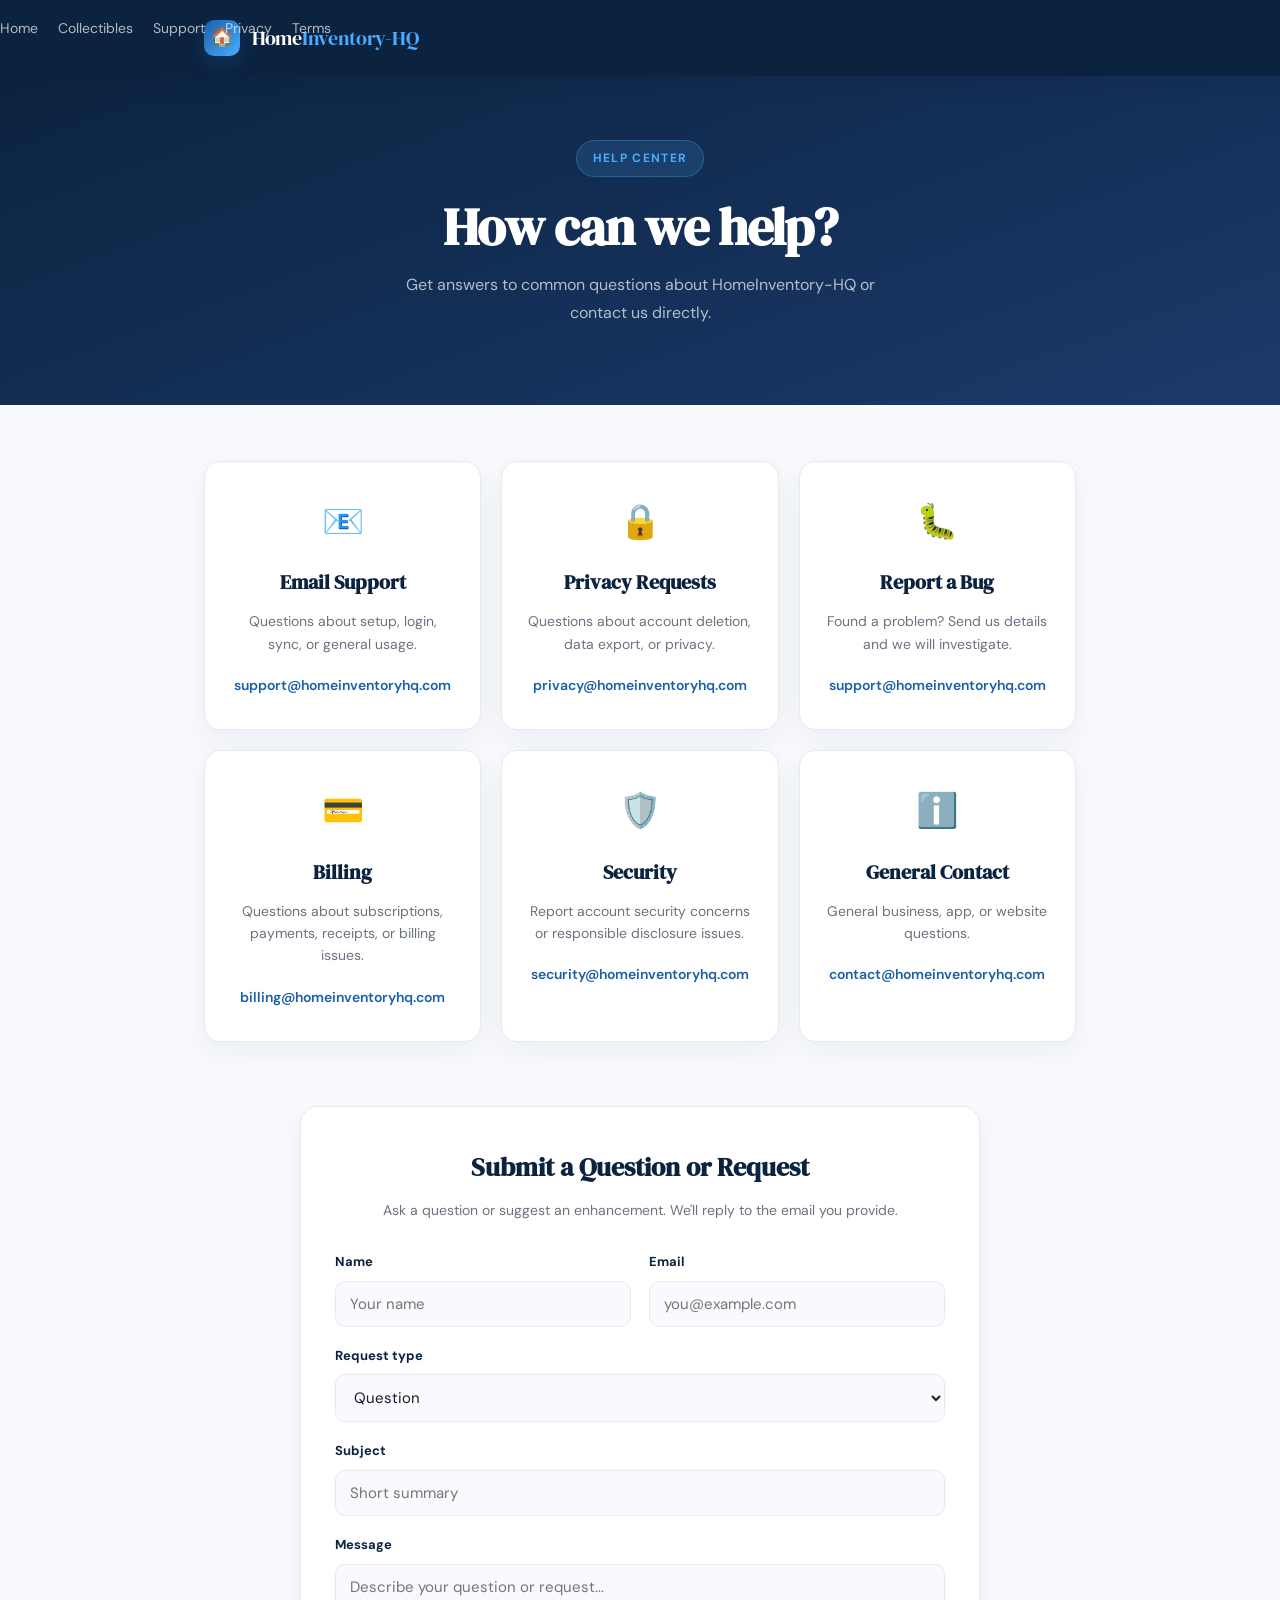
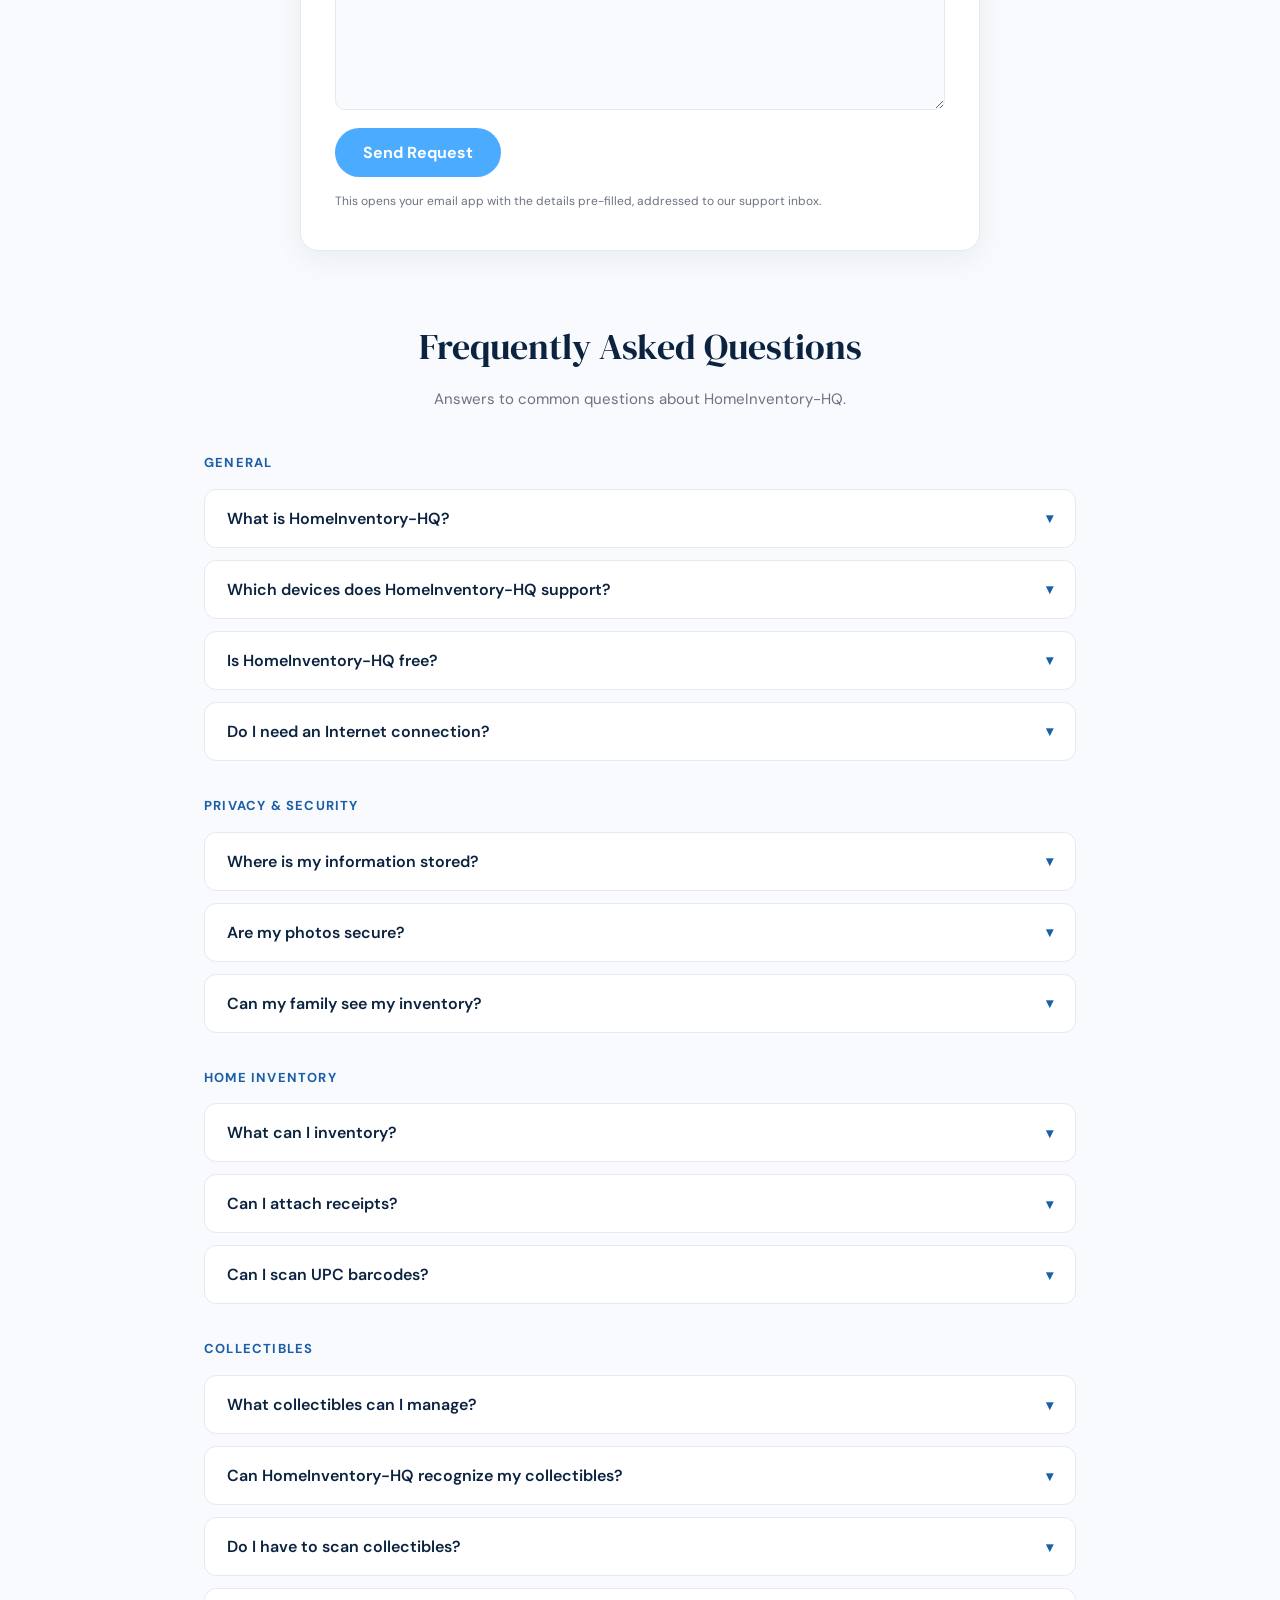
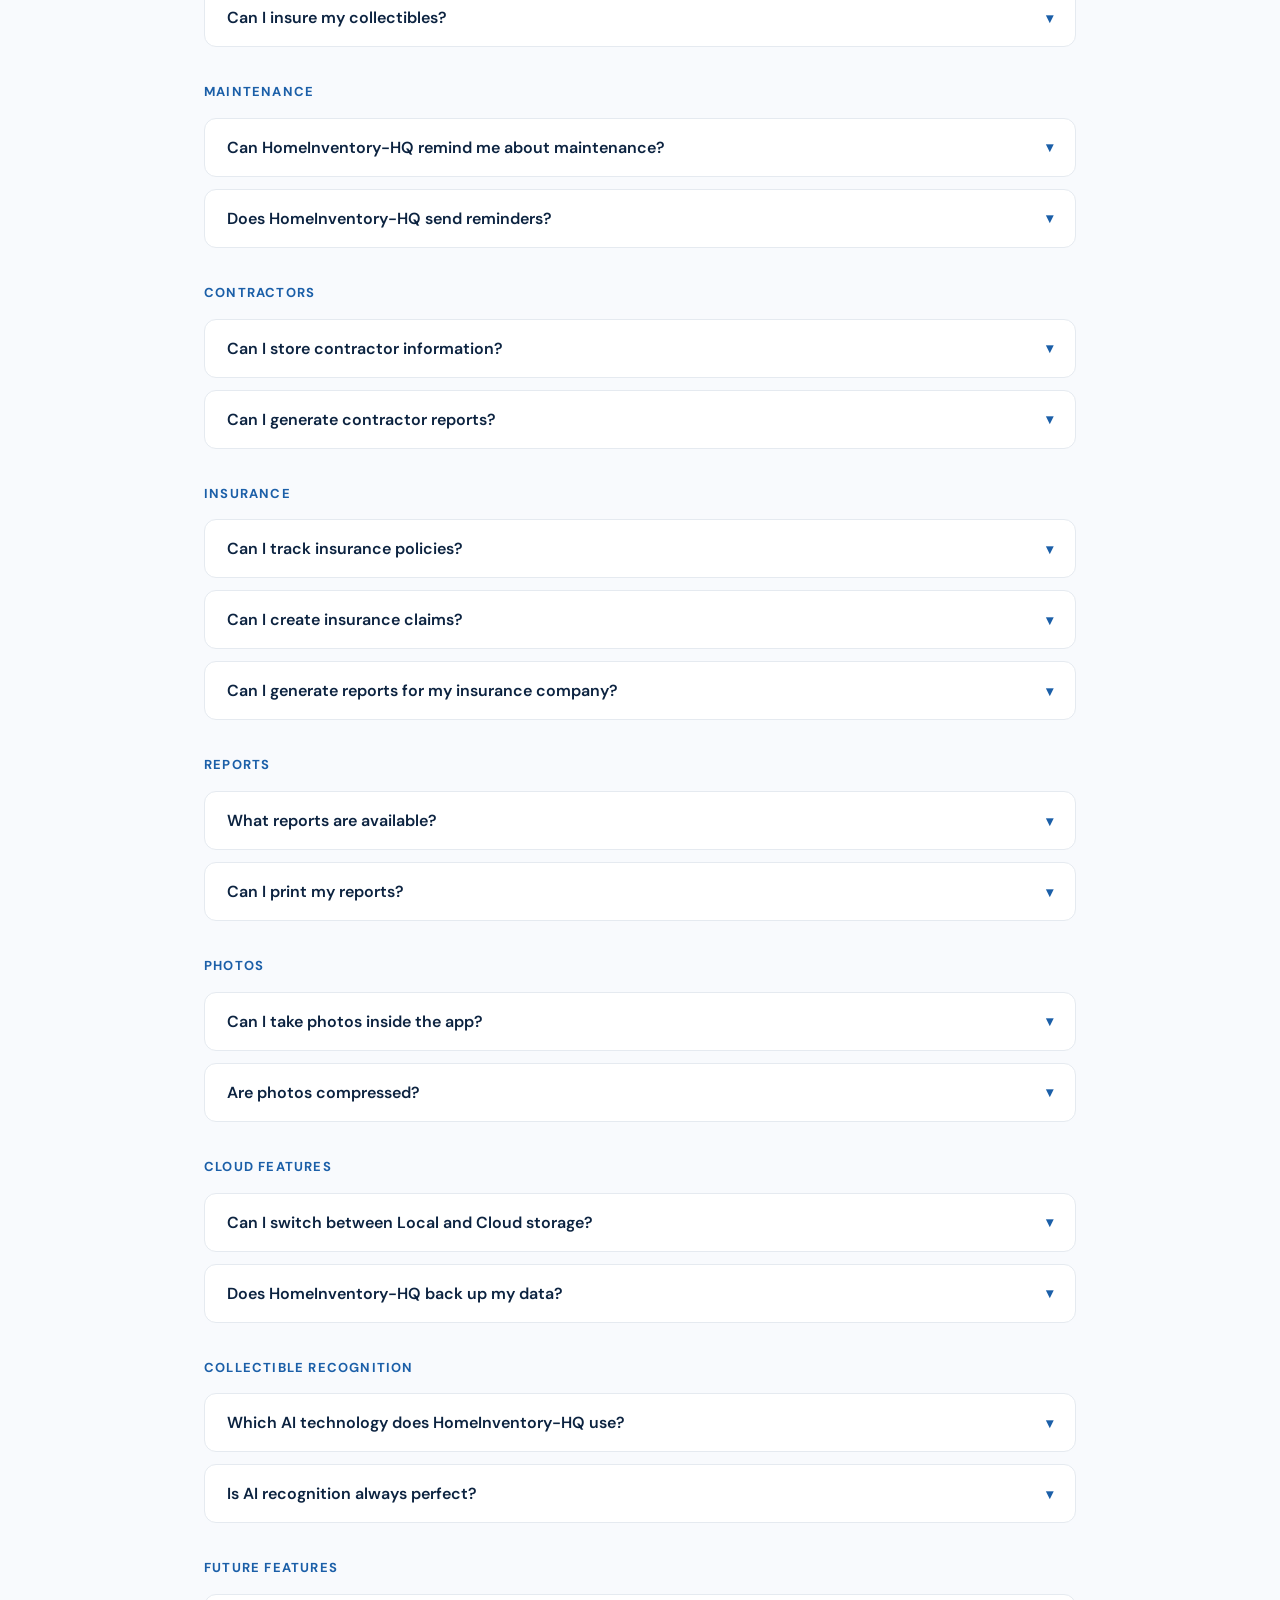
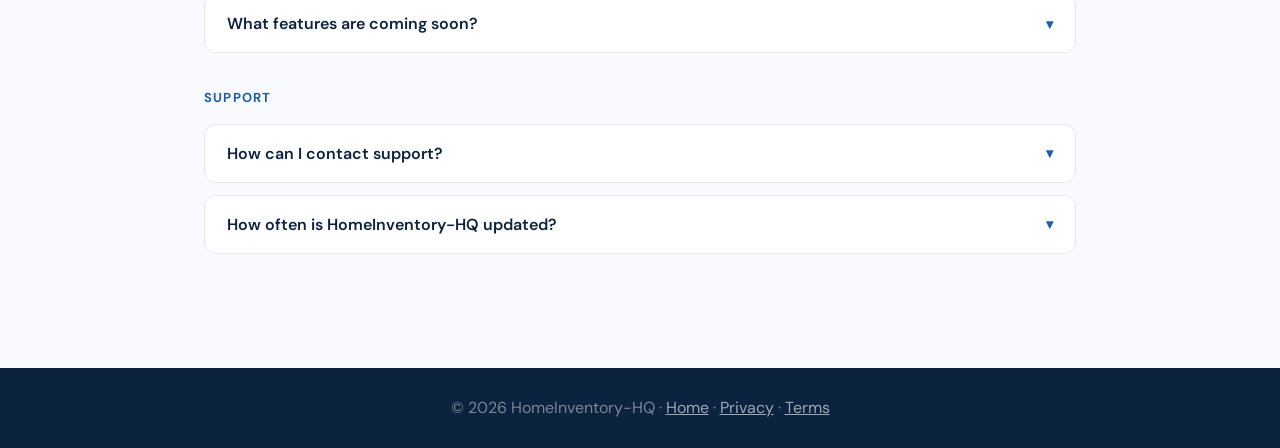
<file: support.html>
<!DOCTYPE html>
<html lang="en">
<head>
    <link rel="icon" type="image/png" href="assets/images/favicon.png">
    <link rel="stylesheet" href="assets/css/styles.css">
    <meta charset="UTF-8">
    <meta name="viewport" content="width=device-width, initial-scale=1.0">
    <title>Support — HomeInventory-HQ</title>
    <link href="https://fonts.googleapis.com/css2?family=DM+Serif+Display:ital@0;1&family=DM+Sans:wght@300;400;500;600;700&display=swap" rel="stylesheet">
   
    <style>
        :root{
            --navy:#0C2340;--blue:#1B5FA8;--sky:#E8F2FF;--accent:#2E8B57;
            --text:#1A1A2E;--muted:#6B7280;--border:#E5EAF0;--white:#FFFFFF;
        }
        *{margin:0;padding:0;box-sizing:border-box}
        body{font-family:'DM Sans',sans-serif;background:#F8FAFD;color:var(--text);line-height:1.75}

        header{
            background:var(--navy);padding:20px 0;position:sticky;top:0;z-index:100;
            box-shadow:0 2px 20px rgba(12,35,64,.3);
        }
        .header-inner{
            max-width:920px;margin:0 auto;padding:0 24px;
            display:flex;align-items:center;gap:12px;flex-wrap:wrap;
        }
        .logo-mark{
            width:36px;height:36px;border-radius:10px;
            background:linear-gradient(135deg,var(--blue),#4AABFF);
            display:flex;align-items:center;justify-content:center;color:#fff;font-size:18px;
        }
        .logo-text{font-family:'DM Serif Display',serif;font-size:20px;color:#fff}
        .logo-text span{color:#4AABFF}

        nav{margin-left:auto;display:flex;gap:20px;flex-wrap:wrap}
        nav a{color:rgba(255,255,255,.68);text-decoration:none;font-size:14px}
        nav a:hover{color:#fff}

        .hero{
            background:linear-gradient(160deg,var(--navy) 0%, #1B3A6B 100%);
            padding:64px 24px 78px;text-align:center;
            min-height:auto;display:block;
        }
        .hero-badge{
            display:inline-block;background:rgba(74,171,255,.15);
            border:1px solid rgba(74,171,255,.3);color:#4AABFF;
            font-size:12px;font-weight:700;letter-spacing:1.3px;text-transform:uppercase;
            padding:7px 16px;border-radius:999px;margin-bottom:20px;
        }
        .hero h1{
            font-family:'DM Serif Display',serif;font-size:clamp(32px,5vw,52px);
            color:#fff;line-height:1.15;margin-bottom:14px;
        }
        .hero p{color:rgba(255,255,255,.68);font-size:16px;max-width:520px;margin:0 auto}

        .container{max-width:920px;margin:0 auto;padding:56px 24px 80px}

        .contact-grid{
            display:grid;grid-template-columns:repeat(3,1fr);gap:20px;margin-bottom:64px;
        }
        .contact-card{
            background:#fff;border:1px solid var(--border);border-radius:16px;
            padding:30px 26px;text-align:center;box-shadow:0 10px 30px rgba(12,35,64,.06);
        }
        .contact-card-icon{font-size:34px;margin-bottom:14px}
        .contact-card h3{font-family:'DM Serif Display',serif;font-size:20px;color:var(--navy);margin-bottom:10px}
        .contact-card p{font-size:14px;color:var(--muted);margin-bottom:16px;line-height:1.6}
        .contact-card a{text-decoration:none;color:var(--blue);font-weight:600;font-size:14px;word-break:break-word}

        .faq-title{
            font-family:'DM Serif Display',serif;font-size:clamp(26px,4vw,36px);
            color:var(--navy);text-align:center;margin-bottom:8px;
        }
        .faq-subtitle{text-align:center;color:var(--muted);font-size:15px;margin-bottom:40px}

        .faq-group{margin-bottom:34px}
        .faq-group-title{
            font-size:13px;font-weight:700;letter-spacing:1.2px;text-transform:uppercase;
            color:var(--blue);margin-bottom:14px;
        }
        .faq-item{
            background:#fff;border:1px solid var(--border);border-radius:12px;
            margin-bottom:12px;overflow:hidden;
        }
        .faq-question{
            width:100%;background:none;border:none;cursor:pointer;
            display:flex;align-items:center;justify-content:space-between;gap:16px;
            padding:18px 22px;text-align:left;
            font-family:'DM Sans',sans-serif;font-size:16px;font-weight:600;color:var(--navy);
        }
        .faq-chevron{transition:transform .25s ease;color:var(--blue);font-size:14px}
        .faq-item.open .faq-chevron{transform:rotate(180deg)}
        .faq-answer{max-height:0;overflow:hidden;transition:max-height .4s ease}
        .faq-item.open .faq-answer{max-height:1600px}
        .faq-answer-inner{padding:0 22px 20px;font-size:14px;color:#374151;line-height:1.7}
        .faq-answer-inner p{margin-bottom:10px}
        .faq-answer-inner p:last-child{margin-bottom:0}
        .faq-answer-inner ul{margin:8px 0 12px;padding-left:20px}
        .faq-answer-inner li{margin:4px 0}
        .faq-answer-inner strong{color:var(--navy)}

        footer{
            background:var(--navy);padding:26px;text-align:center;color:rgba(255,255,255,.45);
        }
        footer a{color:rgba(255,255,255,.6)}

        .form-section{margin:0 0 64px}
        .form-card{
            background:#fff;border:1px solid var(--border);border-radius:18px;
            padding:38px 34px;box-shadow:0 10px 30px rgba(12,35,64,.06);max-width:680px;margin:0 auto;
        }
        .form-title{font-family:'DM Serif Display',serif;font-size:26px;color:var(--navy);margin-bottom:8px;text-align:center}
        .form-sub{text-align:center;color:var(--muted);font-size:14px;margin-bottom:28px}
        .support-form{display:flex;flex-direction:column;gap:18px}
        .form-row{display:grid;grid-template-columns:1fr 1fr;gap:18px}
        .form-field{display:flex;flex-direction:column;gap:7px}
        .form-field label{font-size:13px;font-weight:700;color:var(--navy)}
        .form-field input,.form-field select,.form-field textarea{
            font-family:'DM Sans',sans-serif;font-size:15px;color:var(--text);width:100%;
            padding:12px 14px;border:1px solid var(--border);border-radius:10px;background:#F8FAFD;
        }
        .form-field input:focus,.form-field select:focus,.form-field textarea:focus{
            outline:none;border-color:var(--blue);background:#fff;box-shadow:0 0 0 3px rgba(74,171,255,.15);
        }
        .form-field textarea{resize:vertical;min-height:120px}
        .form-submit{
            background:#4AABFF;color:#fff;border:none;cursor:pointer;align-self:flex-start;
            font-family:'DM Sans',sans-serif;font-size:16px;font-weight:700;
            padding:14px 28px;border-radius:999px;transition:background .2s;
        }
        .form-submit:hover{background:#69BAFF}
        .form-note{font-size:12px;color:var(--muted);margin-top:-4px}

        @media (max-width:760px){
            .contact-grid{grid-template-columns:1fr}
            .form-row{grid-template-columns:1fr}
        }
    </style>
</head>
<body>

<header>
    <div class="header-inner">
        <div class="logo-mark">🏠</div>
        <div class="logo-text">Home<span>Inventory-HQ</span></div>
        <nav>
            <a href="index.html">Home</a>
            <a href="index.html#collectibles">Collectibles</a>
            <a href="support.html">Support</a>
            <a href="privacy-policy.html">Privacy</a>
            <a href="assets/terms.html">Terms</a>
        </nav>
    </div>
</header>

<div class="hero">
    <div class="hero-badge">Help Center</div>
    <h1>How can we help?</h1>
    <p>Get answers to common questions about HomeInventory-HQ or contact us directly.</p>
</div>

<div class="container">
    <div class="contact-grid">
        <div class="contact-card">
            <div class="contact-card-icon">📧</div>
            <h3>Email Support</h3>
            <p>Questions about setup, login, sync, or general usage.</p>
            <a href="mailto:support@homeinventoryhq.com">support@homeinventoryhq.com</a>
        </div>

        <div class="contact-card">
            <div class="contact-card-icon">🔒</div>
            <h3>Privacy Requests</h3>
            <p>Questions about account deletion, data export, or privacy.</p>
            <a href="mailto:privacy@homeinventoryhq.com">privacy@homeinventoryhq.com</a>
        </div>

        <div class="contact-card">
            <div class="contact-card-icon">🐛</div>
            <h3>Report a Bug</h3>
            <p>Found a problem? Send us details and we will investigate.</p>
            <a href="mailto:support@homeinventoryhq.com?subject=Bug%20Report">support@homeinventoryhq.com</a>
        </div>
        <div class="contact-card">
            <div class="contact-card-icon">💳</div>
            <h3>Billing</h3>
            <p>Questions about subscriptions, payments, receipts, or billing issues.</p>
            <a href="mailto:billing@homeinventoryhq.com">billing@homeinventoryhq.com</a>
        </div>

        <div class="contact-card">
            <div class="contact-card-icon">🛡️</div>
            <h3>Security</h3>
            <p>Report account security concerns or responsible disclosure issues.</p>
            <a href="mailto:security@homeinventoryhq.com">security@homeinventoryhq.com</a>
        </div>

        <div class="contact-card">
            <div class="contact-card-icon">ℹ️</div>
            <h3>General Contact</h3>
            <p>General business, app, or website questions.</p>
            <a href="mailto:contact@homeinventoryhq.com">contact@homeinventoryhq.com</a>
        </div>
    </div>

    <div class="form-section">
        <div class="form-card">
            <h2 class="form-title">Submit a Question or Request</h2>
            <p class="form-sub">Ask a question or suggest an enhancement. We'll reply to the email you provide.</p>
            <form id="supportForm" class="support-form">
                <div class="form-row">
                    <div class="form-field">
                        <label for="sf-name">Name</label>
                        <input id="sf-name" name="name" type="text" required placeholder="Your name">
                    </div>
                    <div class="form-field">
                        <label for="sf-email">Email</label>
                        <input id="sf-email" name="email" type="email" required placeholder="you@example.com">
                    </div>
                </div>
                <div class="form-field">
                    <label for="sf-type">Request type</label>
                    <select id="sf-type" name="type">
                        <option value="Question">Question</option>
                        <option value="Enhancement Request">Enhancement Request</option>
                        <option value="Bug Report">Bug Report</option>
                        <option value="Billing">Billing</option>
                        <option value="Privacy Request">Privacy Request</option>
                        <option value="Security">Security</option>
                    </select>
                </div>
                <div class="form-field">
                    <label for="sf-subject">Subject</label>
                    <input id="sf-subject" name="subject" type="text" required placeholder="Short summary">
                </div>
                <div class="form-field">
                    <label for="sf-message">Message</label>
                    <textarea id="sf-message" name="message" rows="6" required placeholder="Describe your question or request..."></textarea>
                </div>
                <button type="submit" class="form-submit">Send Request</button>
                <p class="form-note">This opens your email app with the details pre-filled, addressed to our support inbox.</p>
            </form>
        </div>
    </div>

    <div class="faq-title">Frequently Asked Questions</div>
    <div class="faq-subtitle">Answers to common questions about HomeInventory-HQ.</div>

    <div class="faq-group">
        <div class="faq-group-title">General</div>

        <div class="faq-item">
            <button class="faq-question" onclick="toggleFaq(this)">
                What is HomeInventory-HQ?
                <span class="faq-chevron">▾</span>
            </button>
            <div class="faq-answer">
                <div class="faq-answer-inner">
                    <p>HomeInventory-HQ is a complete home inventory and property management application that helps homeowners organize their belongings, track maintenance, manage contractors, document insurance information, store property photos, and catalog collectibles—all in one secure app.</p>
                </div>
            </div>
        </div>

        <div class="faq-item">
            <button class="faq-question" onclick="toggleFaq(this)">
                Which devices does HomeInventory-HQ support?
                <span class="faq-chevron">▾</span>
            </button>
            <div class="faq-answer">
                <div class="faq-answer-inner">
                    <p>HomeInventory-HQ is available for:</p>
                    <ul>
                        <li>iPhone</li>
                        <li>Android phones</li>
                        <li>Windows PCs</li>
                    </ul>
                    <p>Your information stays synchronized when using Cloud Storage.</p>
                </div>
            </div>
        </div>

        <div class="faq-item">
            <button class="faq-question" onclick="toggleFaq(this)">
                Is HomeInventory-HQ free?
                <span class="faq-chevron">▾</span>
            </button>
            <div class="faq-answer">
                <div class="faq-answer-inner">
                    <p>HomeInventory-HQ offers a free trial so you can explore its features before purchasing a subscription.</p>
                </div>
            </div>
        </div>

        <div class="faq-item">
            <button class="faq-question" onclick="toggleFaq(this)">
                Do I need an Internet connection?
                <span class="faq-chevron">▾</span>
            </button>
            <div class="faq-answer">
                <div class="faq-answer-inner">
                    <p><strong>No.</strong></p>
                    <p>HomeInventory-HQ works offline using Local Storage. You can continue adding items, photos, maintenance tasks, contractors, and collectibles without Internet access.</p>
                    <p>Cloud users automatically synchronize data when connected.</p>
                </div>
            </div>
        </div>
    </div>

    <div class="faq-group">
        <div class="faq-group-title">Privacy &amp; Security</div>

        <div class="faq-item">
            <button class="faq-question" onclick="toggleFaq(this)">
                Where is my information stored?
                <span class="faq-chevron">▾</span>
            </button>
            <div class="faq-answer">
                <div class="faq-answer-inner">
                    <p><strong>You choose.</strong></p>
                    <p><strong>Local Storage</strong></p>
                    <ul>
                        <li>Everything remains on your own device.</li>
                    </ul>
                    <p><strong>Cloud Storage</strong></p>
                    <ul>
                        <li>Your information is securely stored in Microsoft Azure.</li>
                    </ul>
                    <p>You can choose the storage mode that best fits your needs.</p>
                </div>
            </div>
        </div>

        <div class="faq-item">
            <button class="faq-question" onclick="toggleFaq(this)">
                Are my photos secure?
                <span class="faq-chevron">▾</span>
            </button>
            <div class="faq-answer">
                <div class="faq-answer-inner">
                    <p><strong>Yes.</strong></p>
                    <p>Photos are compressed for efficient storage while maintaining excellent quality. Cloud photos are securely stored in Microsoft Azure.</p>
                </div>
            </div>
        </div>

        <div class="faq-item">
            <button class="faq-question" onclick="toggleFaq(this)">
                Can my family see my inventory?
                <span class="faq-chevron">▾</span>
            </button>
            <div class="faq-answer">
                <div class="faq-answer-inner">
                    <p><strong>Yes.</strong></p>
                    <p>Cloud users can invite family members to securely share household information.</p>
                </div>
            </div>
        </div>
    </div>

    <div class="faq-group">
        <div class="faq-group-title">Home Inventory</div>

        <div class="faq-item">
            <button class="faq-question" onclick="toggleFaq(this)">
                What can I inventory?
                <span class="faq-chevron">▾</span>
            </button>
            <div class="faq-answer">
                <div class="faq-answer-inner">
                    <p>Almost anything, including:</p>
                    <ul>
                        <li>Electronics</li>
                        <li>Furniture</li>
                        <li>Jewelry</li>
                        <li>Appliances</li>
                        <li>Tools</li>
                        <li>Artwork</li>
                        <li>Firearms (where legally permitted)</li>
                        <li>Musical instruments</li>
                        <li>Office equipment</li>
                        <li>Outdoor equipment</li>
                        <li>Kitchen items</li>
                        <li>Collectibles</li>
                    </ul>
                </div>
            </div>
        </div>

        <div class="faq-item">
            <button class="faq-question" onclick="toggleFaq(this)">
                Can I attach receipts?
                <span class="faq-chevron">▾</span>
            </button>
            <div class="faq-answer">
                <div class="faq-answer-inner">
                    <p><strong>Yes.</strong></p>
                    <p>Each inventory item can include:</p>
                    <ul>
                        <li>Multiple photos</li>
                        <li>Purchase price</li>
                        <li>Purchase date</li>
                        <li>Warranty information</li>
                        <li>Serial numbers</li>
                        <li>Model numbers</li>
                        <li>UPC barcode</li>
                        <li>Notes</li>
                    </ul>
                </div>
            </div>
        </div>

        <div class="faq-item">
            <button class="faq-question" onclick="toggleFaq(this)">
                Can I scan UPC barcodes?
                <span class="faq-chevron">▾</span>
            </button>
            <div class="faq-answer">
                <div class="faq-answer-inner">
                    <p><strong>Yes.</strong></p>
                    <p>HomeInventory-HQ can scan UPC barcodes to help populate item information.</p>
                </div>
            </div>
        </div>
    </div>

    <div class="faq-group">
        <div class="faq-group-title">Collectibles</div>

        <div class="faq-item">
            <button class="faq-question" onclick="toggleFaq(this)">
                What collectibles can I manage?
                <span class="faq-chevron">▾</span>
            </button>
            <div class="faq-answer">
                <div class="faq-answer-inner">
                    <p>HomeInventory-HQ currently supports:</p>
                    <ul>
                        <li>Sports Cards</li>
                        <li>Trading Card Games</li>
                        <li>Coins</li>
                        <li>Paper Money</li>
                        <li>Comic Books</li>
                        <li>Stamps</li>
                        <li>Action Figures</li>
                        <li>Funko Pop! figures</li>
                        <li>Autographs</li>
                        <li>Other collectibles</li>
                    </ul>
                </div>
            </div>
        </div>

        <div class="faq-item">
            <button class="faq-question" onclick="toggleFaq(this)">
                Can HomeInventory-HQ recognize my collectibles?
                <span class="faq-chevron">▾</span>
            </button>
            <div class="faq-answer">
                <div class="faq-answer-inner">
                    <p><strong>Yes.</strong></p>
                    <p>HomeInventory-HQ uses Microsoft Azure AI Vision OCR to analyze collectible photos and automatically identify information such as:</p>
                    <ul>
                        <li>Player names</li>
                        <li>Teams</li>
                        <li>Card numbers</li>
                        <li>Years</li>
                        <li>Coin denominations</li>
                        <li>Countries</li>
                        <li>Comic titles</li>
                        <li>Stamp countries</li>
                        <li>Funko characters</li>
                    </ul>
                    <p>You can always edit the information manually.</p>
                </div>
            </div>
        </div>

        <div class="faq-item">
            <button class="faq-question" onclick="toggleFaq(this)">
                Do I have to scan collectibles?
                <span class="faq-chevron">▾</span>
            </button>
            <div class="faq-answer">
                <div class="faq-answer-inner">
                    <p><strong>No.</strong></p>
                    <p>You can enter collectible information manually if you prefer.</p>
                </div>
            </div>
        </div>

        <div class="faq-item">
            <button class="faq-question" onclick="toggleFaq(this)">
                Can I insure my collectibles?
                <span class="faq-chevron">▾</span>
            </button>
            <div class="faq-answer">
                <div class="faq-answer-inner">
                    <p><strong>Yes.</strong></p>
                    <p>Collectibles can be linked to insurance claims and included in reports.</p>
                </div>
            </div>
        </div>
    </div>

    <div class="faq-group">
        <div class="faq-group-title">Maintenance</div>

        <div class="faq-item">
            <button class="faq-question" onclick="toggleFaq(this)">
                Can HomeInventory-HQ remind me about maintenance?
                <span class="faq-chevron">▾</span>
            </button>
            <div class="faq-answer">
                <div class="faq-answer-inner">
                    <p><strong>Yes.</strong></p>
                    <p>Track recurring maintenance including:</p>
                    <ul>
                        <li>HVAC filters</li>
                        <li>Smoke detector batteries</li>
                        <li>Water heater flushing</li>
                        <li>Roof inspections</li>
                        <li>Appliance maintenance</li>
                        <li>Pool maintenance</li>
                        <li>Lawn care</li>
                        <li>And much more.</li>
                    </ul>
                </div>
            </div>
        </div>

        <div class="faq-item">
            <button class="faq-question" onclick="toggleFaq(this)">
                Does HomeInventory-HQ send reminders?
                <span class="faq-chevron">▾</span>
            </button>
            <div class="faq-answer">
                <div class="faq-answer-inner">
                    <p><strong>Yes.</strong></p>
                    <p>You can receive:</p>
                    <ul>
                        <li>In-app reminders</li>
                        <li>Phone notifications</li>
                        <li>Email notifications (depending on your notification settings)</li>
                    </ul>
                </div>
            </div>
        </div>
    </div>

    <div class="faq-group">
        <div class="faq-group-title">Contractors</div>

        <div class="faq-item">
            <button class="faq-question" onclick="toggleFaq(this)">
                Can I store contractor information?
                <span class="faq-chevron">▾</span>
            </button>
            <div class="faq-answer">
                <div class="faq-answer-inner">
                    <p><strong>Yes.</strong></p>
                    <p>Store:</p>
                    <ul>
                        <li>Company name</li>
                        <li>Contact person</li>
                        <li>Phone numbers</li>
                        <li>Email</li>
                        <li>Address</li>
                        <li>Business category</li>
                        <li>Notes</li>
                        <li>Favorite contractors</li>
                    </ul>
                </div>
            </div>
        </div>

        <div class="faq-item">
            <button class="faq-question" onclick="toggleFaq(this)">
                Can I generate contractor reports?
                <span class="faq-chevron">▾</span>
            </button>
            <div class="faq-answer">
                <div class="faq-answer-inner">
                    <p><strong>Yes.</strong></p>
                    <p>Generate printable contractor reports for quick access during emergencies.</p>
                </div>
            </div>
        </div>
    </div>

    <div class="faq-group">
        <div class="faq-group-title">Insurance</div>

        <div class="faq-item">
            <button class="faq-question" onclick="toggleFaq(this)">
                Can I track insurance policies?
                <span class="faq-chevron">▾</span>
            </button>
            <div class="faq-answer">
                <div class="faq-answer-inner">
                    <p><strong>Yes.</strong></p>
                    <p>HomeInventory-HQ stores:</p>
                    <ul>
                        <li>Insurance companies</li>
                        <li>Policies</li>
                        <li>Coverage dates</li>
                        <li>Claim phone numbers</li>
                        <li>Policy numbers</li>
                        <li>Deductibles</li>
                        <li>Notes</li>
                    </ul>
                </div>
            </div>
        </div>

        <div class="faq-item">
            <button class="faq-question" onclick="toggleFaq(this)">
                Can I create insurance claims?
                <span class="faq-chevron">▾</span>
            </button>
            <div class="faq-answer">
                <div class="faq-answer-inner">
                    <p><strong>Yes.</strong></p>
                    <p>Claims can include:</p>
                    <ul>
                        <li>Inventory items</li>
                        <li>Collectibles</li>
                        <li>Photos</li>
                        <li>Notes</li>
                        <li>Claim status</li>
                    </ul>
                </div>
            </div>
        </div>

        <div class="faq-item">
            <button class="faq-question" onclick="toggleFaq(this)">
                Can I generate reports for my insurance company?
                <span class="faq-chevron">▾</span>
            </button>
            <div class="faq-answer">
                <div class="faq-answer-inner">
                    <p><strong>Yes.</strong></p>
                    <p>Generate professional PDF reports that include inventory details, collectible information, and photos.</p>
                </div>
            </div>
        </div>
    </div>

    <div class="faq-group">
        <div class="faq-group-title">Reports</div>

        <div class="faq-item">
            <button class="faq-question" onclick="toggleFaq(this)">
                What reports are available?
                <span class="faq-chevron">▾</span>
            </button>
            <div class="faq-answer">
                <div class="faq-answer-inner">
                    <p>Examples include:</p>
                    <ul>
                        <li>Home Inventory</li>
                        <li>Inventory with Photos</li>
                        <li>Collectibles</li>
                        <li>Collectibles with Photos</li>
                        <li>Contractors</li>
                        <li>Insurance Policies</li>
                        <li>Maintenance</li>
                        <li>Claims</li>
                    </ul>
                </div>
            </div>
        </div>

        <div class="faq-item">
            <button class="faq-question" onclick="toggleFaq(this)">
                Can I print my reports?
                <span class="faq-chevron">▾</span>
            </button>
            <div class="faq-answer">
                <div class="faq-answer-inner">
                    <p><strong>Yes.</strong></p>
                    <p>Reports are generated as PDF documents that can be printed or shared.</p>
                </div>
            </div>
        </div>
    </div>

    <div class="faq-group">
        <div class="faq-group-title">Photos</div>

        <div class="faq-item">
            <button class="faq-question" onclick="toggleFaq(this)">
                Can I take photos inside the app?
                <span class="faq-chevron">▾</span>
            </button>
            <div class="faq-answer">
                <div class="faq-answer-inner">
                    <p><strong>Yes.</strong></p>
                    <p>Use your device's camera to capture photos directly from HomeInventory-HQ.</p>
                </div>
            </div>
        </div>

        <div class="faq-item">
            <button class="faq-question" onclick="toggleFaq(this)">
                Are photos compressed?
                <span class="faq-chevron">▾</span>
            </button>
            <div class="faq-answer">
                <div class="faq-answer-inner">
                    <p><strong>Yes.</strong></p>
                    <p>HomeInventory-HQ automatically optimizes images to reduce storage space while preserving excellent image quality.</p>
                </div>
            </div>
        </div>
    </div>

    <div class="faq-group">
        <div class="faq-group-title">Cloud Features</div>

        <div class="faq-item">
            <button class="faq-question" onclick="toggleFaq(this)">
                Can I switch between Local and Cloud storage?
                <span class="faq-chevron">▾</span>
            </button>
            <div class="faq-answer">
                <div class="faq-answer-inner">
                    <p><strong>Yes.</strong></p>
                    <p>Cloud users can choose between Local Storage and Cloud Storage.</p>
                </div>
            </div>
        </div>

        <div class="faq-item">
            <button class="faq-question" onclick="toggleFaq(this)">
                Does HomeInventory-HQ back up my data?
                <span class="faq-chevron">▾</span>
            </button>
            <div class="faq-answer">
                <div class="faq-answer-inner">
                    <p>Cloud users automatically benefit from secure cloud storage. Local users retain full control of their data on their device.</p>
                </div>
            </div>
        </div>
    </div>

    <div class="faq-group">
        <div class="faq-group-title">Collectible Recognition</div>

        <div class="faq-item">
            <button class="faq-question" onclick="toggleFaq(this)">
                Which AI technology does HomeInventory-HQ use?
                <span class="faq-chevron">▾</span>
            </button>
            <div class="faq-answer">
                <div class="faq-answer-inner">
                    <p>HomeInventory-HQ uses Microsoft Azure AI Vision OCR combined with intelligent recognition rules to identify collectible information from photos.</p>
                </div>
            </div>
        </div>

        <div class="faq-item">
            <button class="faq-question" onclick="toggleFaq(this)">
                Is AI recognition always perfect?
                <span class="faq-chevron">▾</span>
            </button>
            <div class="faq-answer">
                <div class="faq-answer-inner">
                    <p><strong>No.</strong></p>
                    <p>Some collectibles, especially older items or worn labels, may require manual editing. HomeInventory-HQ is designed so you can quickly review and correct any information recognized by AI.</p>
                </div>
            </div>
        </div>
    </div>

    <div class="faq-group">
        <div class="faq-group-title">Future Features</div>

        <div class="faq-item">
            <button class="faq-question" onclick="toggleFaq(this)">
                What features are coming soon?
                <span class="faq-chevron">▾</span>
            </button>
            <div class="faq-answer">
                <div class="faq-answer-inner">
                    <p>Planned enhancements include:</p>
                    <ul>
                        <li>Additional collectible recognition improvements</li>
                        <li>Expanded AI-assisted identification</li>
                        <li>More report options</li>
                        <li>Additional cloud backup providers</li>
                        <li>Enhanced family collaboration</li>
                        <li>More maintenance templates</li>
                        <li>Continued performance improvements</li>
                    </ul>
                </div>
            </div>
        </div>
    </div>

    <div class="faq-group">
        <div class="faq-group-title">Support</div>

        <div class="faq-item">
            <button class="faq-question" onclick="toggleFaq(this)">
                How can I contact support?
                <span class="faq-chevron">▾</span>
            </button>
            <div class="faq-answer">
                <div class="faq-answer-inner">
                    <p>Visit the Contact page on our website or use the in-app support option to send questions, suggestions, or report issues.</p>
                </div>
            </div>
        </div>

        <div class="faq-item">
            <button class="faq-question" onclick="toggleFaq(this)">
                How often is HomeInventory-HQ updated?
                <span class="faq-chevron">▾</span>
            </button>
            <div class="faq-answer">
                <div class="faq-answer-inner">
                    <p>HomeInventory-HQ is actively developed and regularly updated with new features, improvements, and bug fixes based on user feedback.</p>
                </div>
            </div>
        </div>
    </div>
</div>

<footer>
    <p>© 2026 HomeInventory-HQ · <a href="index.html">Home</a> · <a href="privacy-policy.html">Privacy</a> · <a href="assets/terms.html">Terms</a></p>
</footer>

<script>
    function toggleFaq(button){
        const item = button.parentElement;
        item.classList.toggle('open');
    }

    document.getElementById('supportForm').addEventListener('submit', function(e){
        e.preventDefault();
        const val = (id) => document.getElementById(id).value.trim();
        const name = val('sf-name');
        const email = val('sf-email');
        const type = document.getElementById('sf-type').value;
        const subject = val('sf-subject');
        const message = val('sf-message');

        const mailSubject = '[' + type + '] ' + subject;
        const body =
            'Name: ' + name + '\n' +
            'Email: ' + email + '\n' +
            'Type: ' + type + '\n\n' +
            message;

        const inboxes = {
            'Billing': 'billing@homeinventoryhq.com',
            'Privacy Request': 'privacy@homeinventoryhq.com',
            'Security': 'security@homeinventoryhq.com',
            'Bug Report': 'support@homeinventoryhq.com',
            'Enhancement Request': 'contact@homeinventoryhq.com',
            'Question': 'support@homeinventoryhq.com'
        };
        const inbox = inboxes[type] || 'contact@homeinventoryhq.com';

        window.location.href = 'mailto:' + inbox
            + '?subject=' + encodeURIComponent(mailSubject)
            + '&body=' + encodeURIComponent(body);
    });
</script>

</body>
</html>
</file>
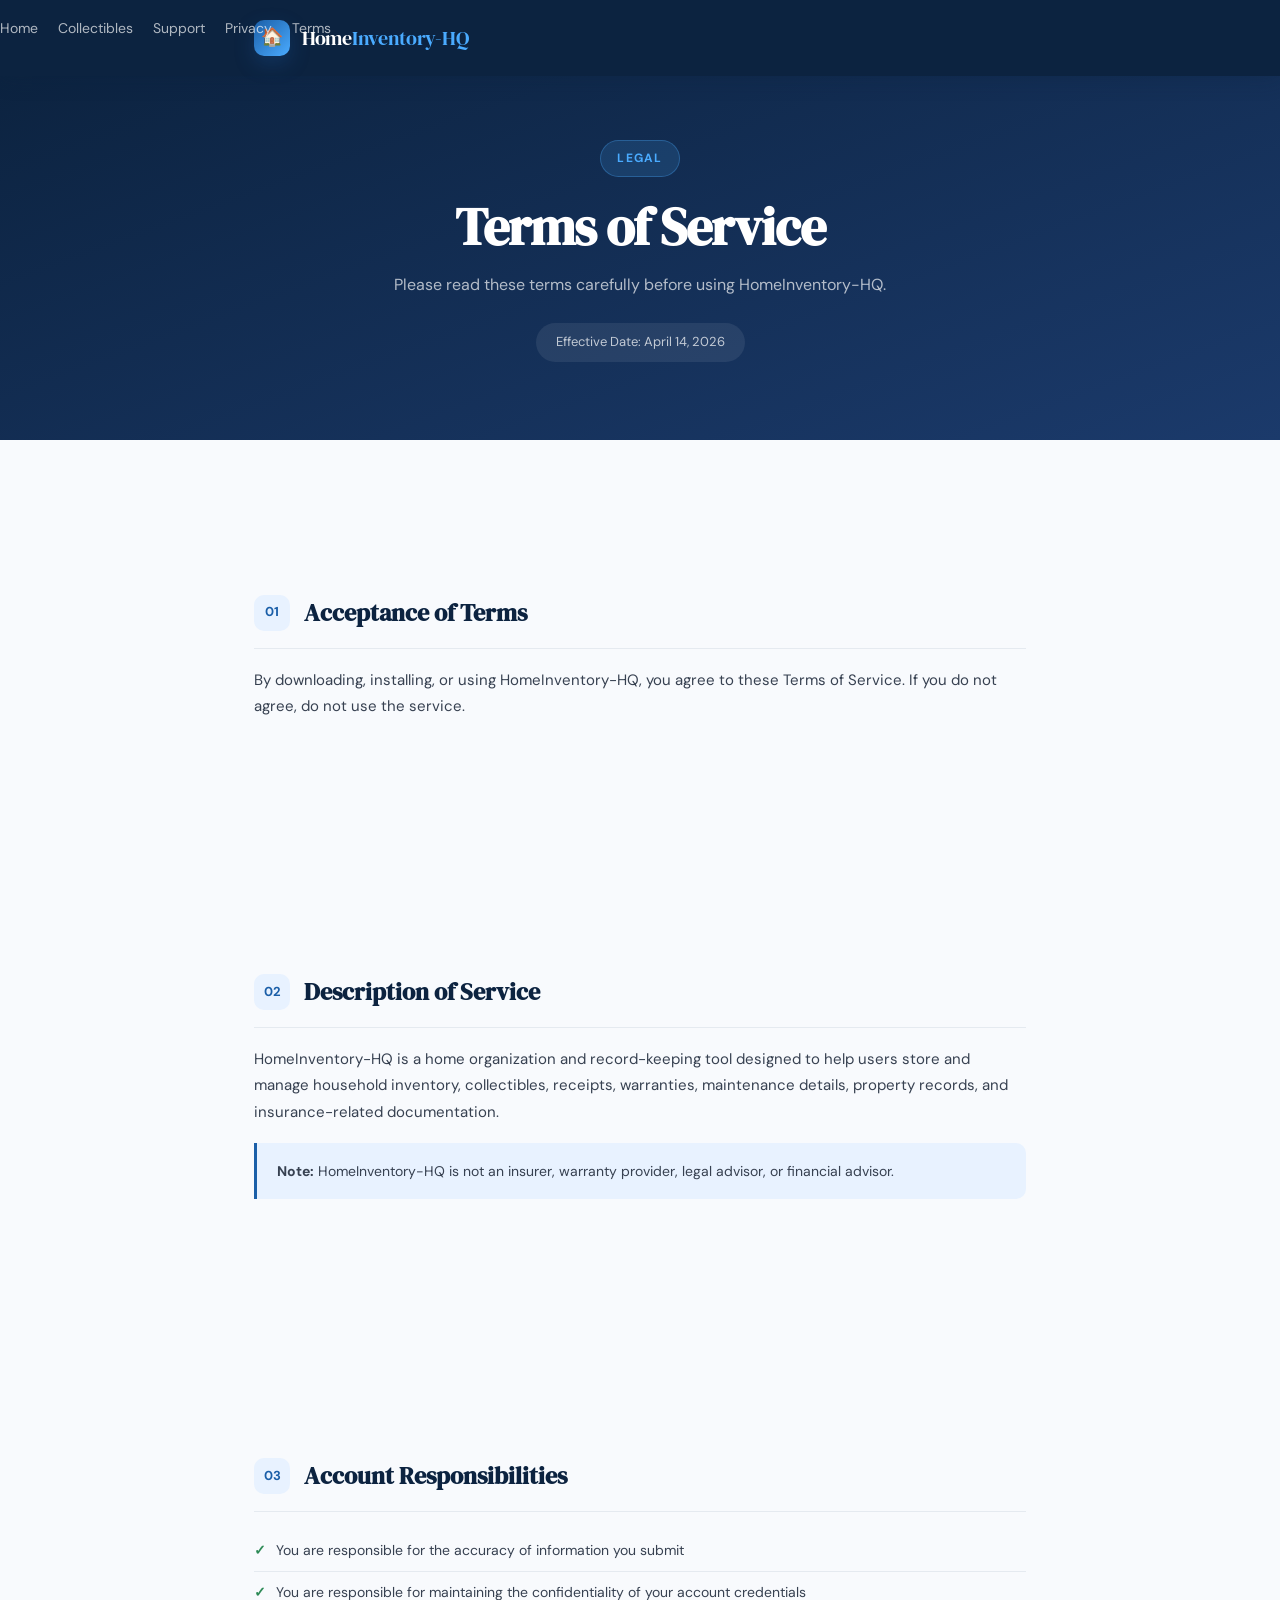
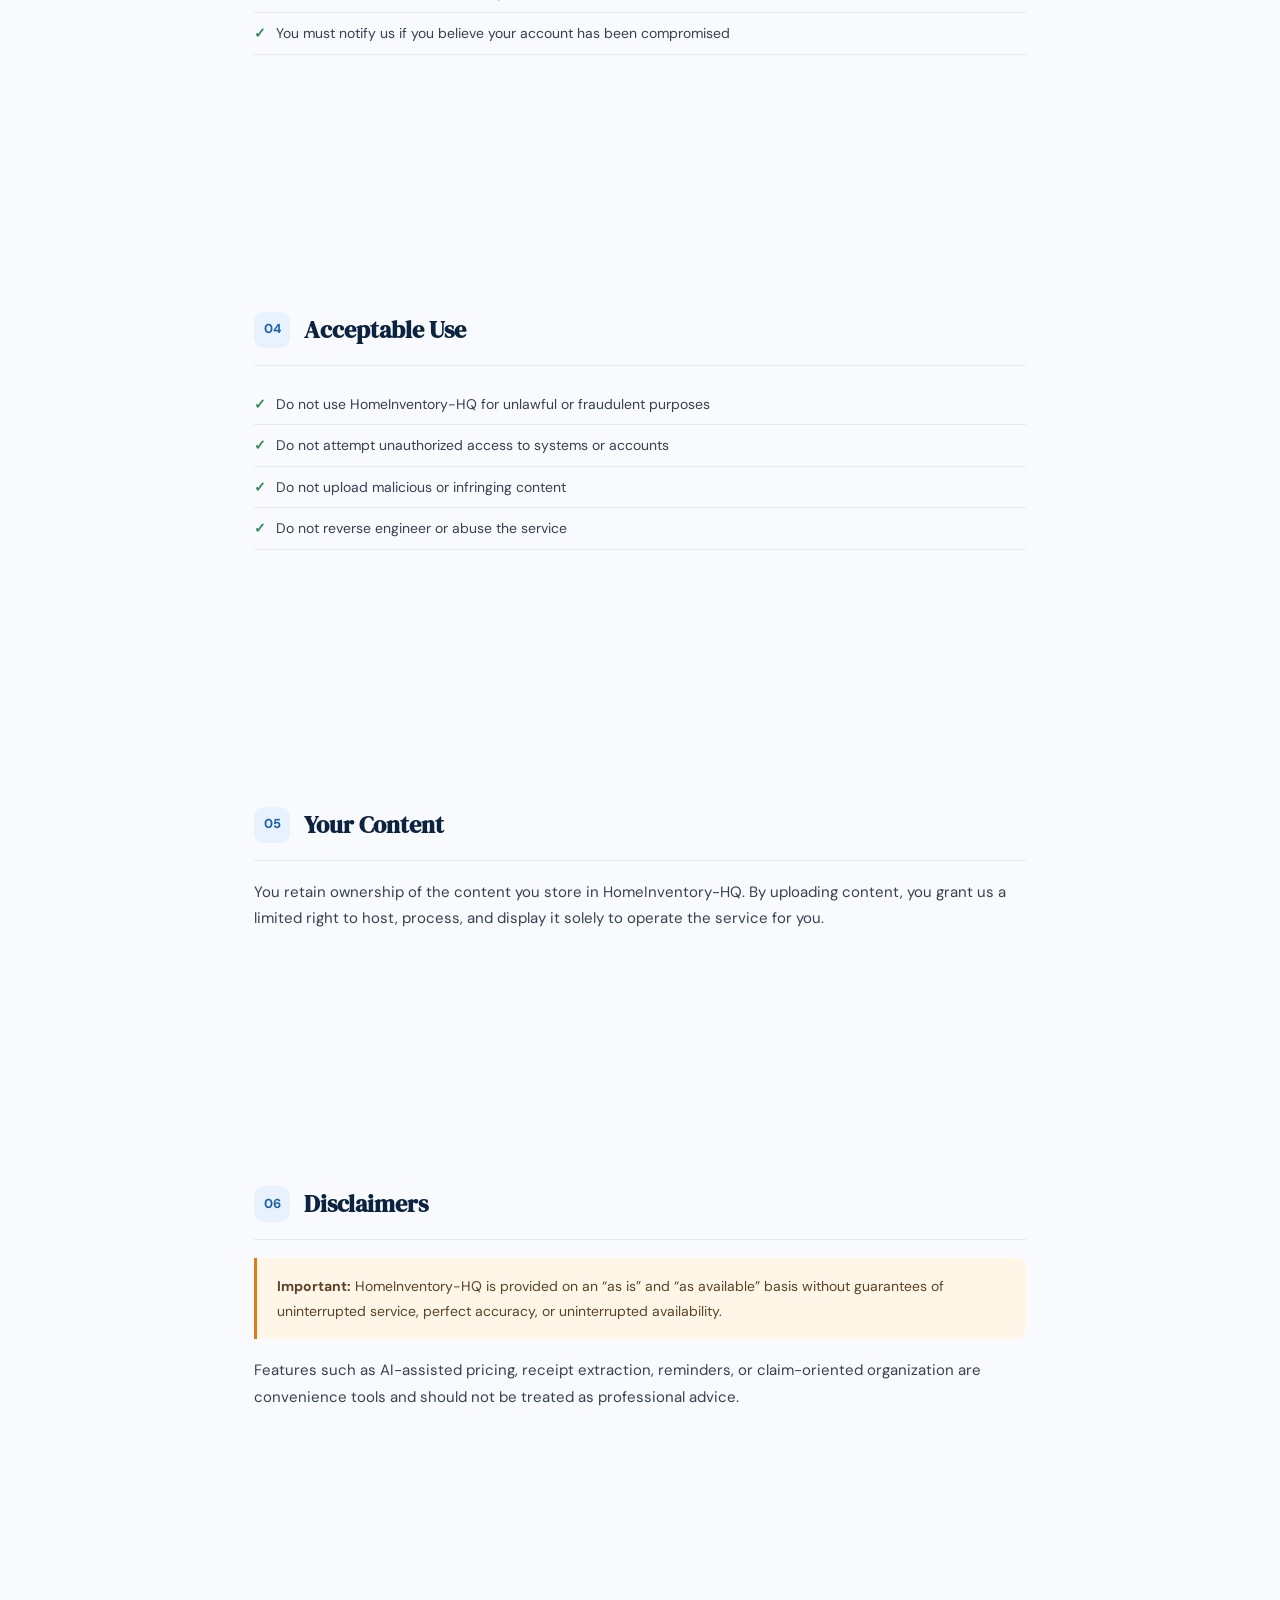
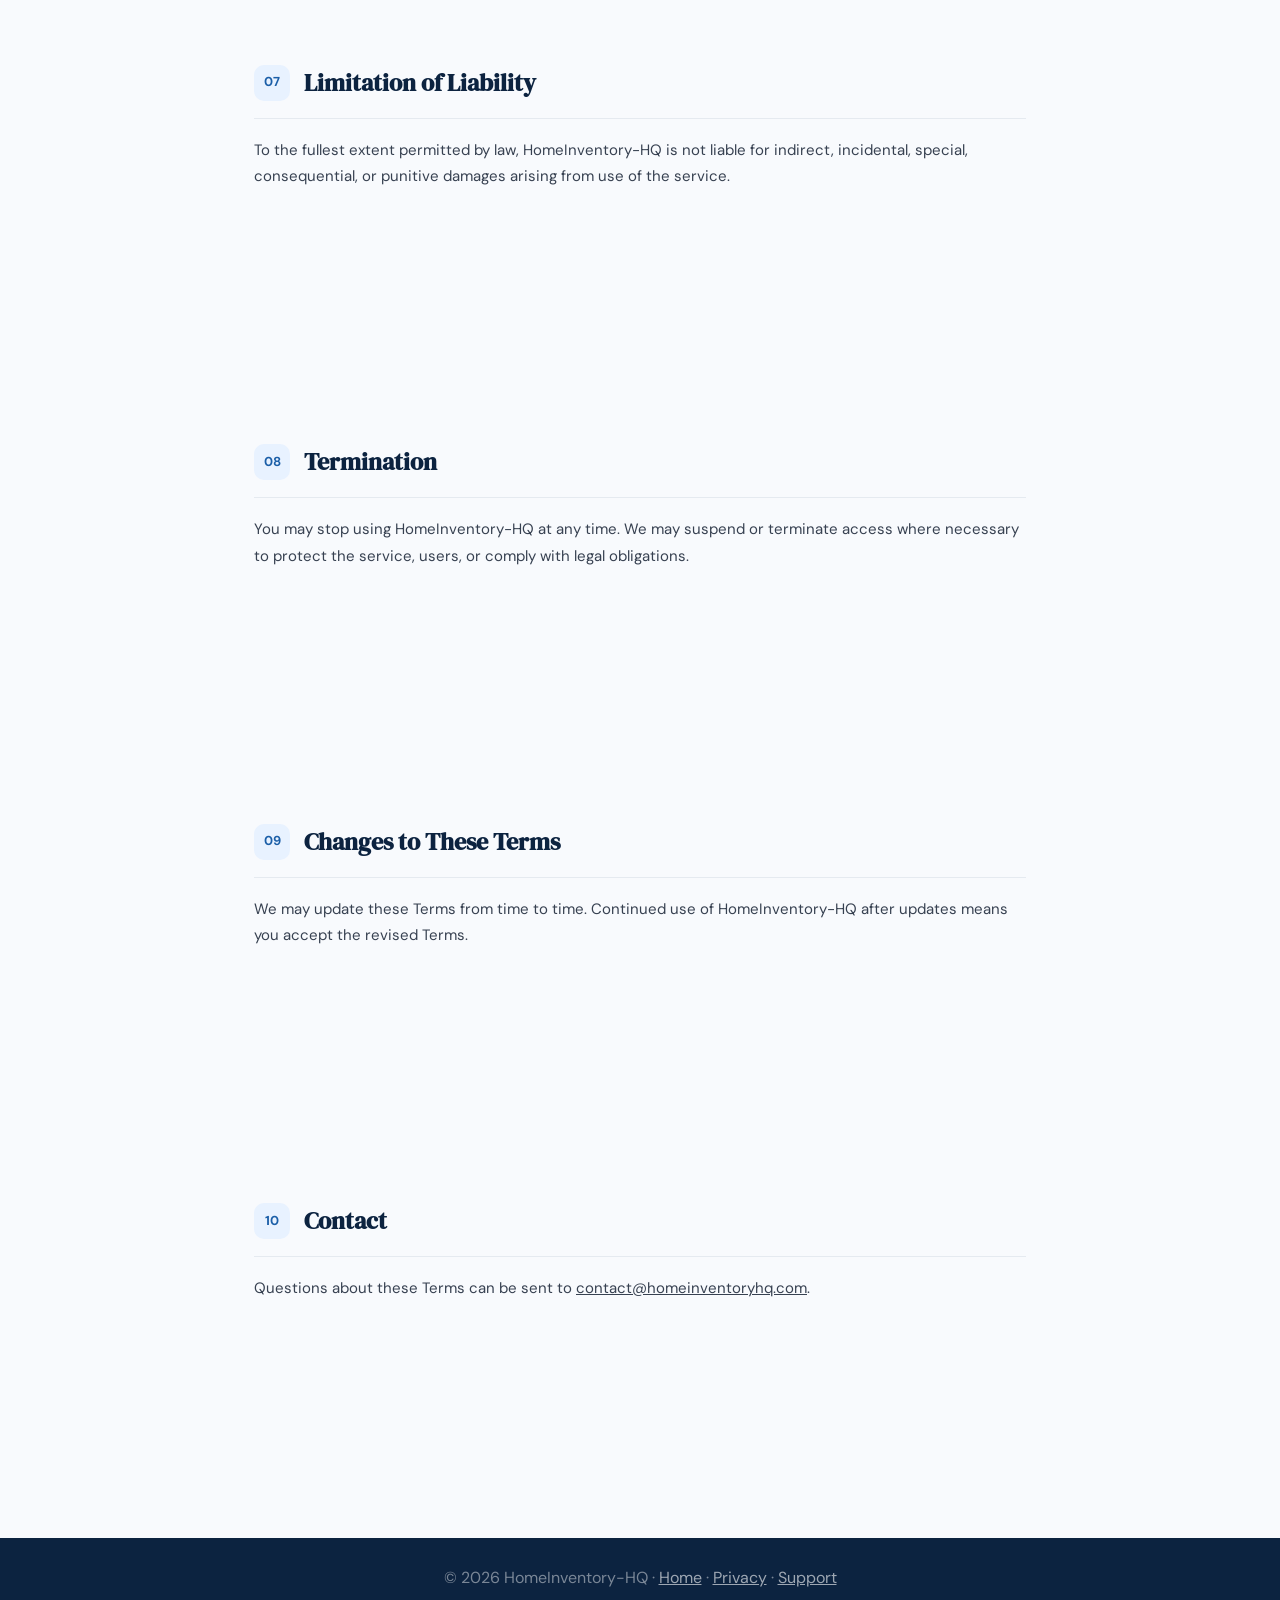
<file: assets/terms.html>
<!DOCTYPE html>
<html lang="en">
<head>
    <link rel="icon" type="image/png" href="images/favicon.png">
    <link rel="stylesheet" href="css/styles.css">
    <meta charset="UTF-8">
    <meta name="viewport" content="width=device-width, initial-scale=1.0">
    <title>Terms of Service — HomeInventory-HQ</title>
    <link href="https://fonts.googleapis.com/css2?family=DM+Serif+Display:ital@0;1&family=DM+Sans:wght@300;400;500;600;700&display=swap" rel="stylesheet">
   
    <style>
        :root{
            --navy:#0C2340;--blue:#1B5FA8;--sky:#E8F2FF;--accent:#2E8B57;
            --text:#1A1A2E;--muted:#6B7280;--border:#E5EAF0;--white:#FFFFFF;
        }
        *{margin:0;padding:0;box-sizing:border-box}
        body{font-family:'DM Sans',sans-serif;background:#F8FAFD;color:var(--text);line-height:1.75}

        header{
            background:var(--navy);padding:20px 0;position:sticky;top:0;z-index:100;
            box-shadow:0 2px 20px rgba(12,35,64,.3);
        }
        .header-inner{
            max-width:820px;margin:0 auto;padding:0 24px;
            display:flex;align-items:center;gap:12px;flex-wrap:wrap;
        }
        .logo-mark{
            width:36px;height:36px;border-radius:10px;
            background:linear-gradient(135deg,var(--blue),#4AABFF);
            display:flex;align-items:center;justify-content:center;color:#fff;font-size:18px;
        }
        .logo-text{font-family:'DM Serif Display',serif;font-size:20px;color:#fff}
        .logo-text span{color:#4AABFF}

        nav{margin-left:auto;display:flex;gap:20px;flex-wrap:wrap}
        nav a{color:rgba(255,255,255,.68);text-decoration:none;font-size:14px}
        nav a:hover{color:#fff}

        .hero{
            background:linear-gradient(160deg,var(--navy) 0%, #1B3A6B 100%);
            padding:64px 24px 78px;text-align:center;
            min-height:auto;display:block;
        }
        .hero-badge{
            display:inline-block;background:rgba(74,171,255,.15);
            border:1px solid rgba(74,171,255,.3);color:#4AABFF;
            font-size:12px;font-weight:700;letter-spacing:1.3px;text-transform:uppercase;
            padding:7px 16px;border-radius:999px;margin-bottom:20px;
        }
        .hero h1{
            font-family:'DM Serif Display',serif;font-size:clamp(32px,5vw,52px);
            color:#fff;line-height:1.15;margin-bottom:14px;
        }
        .hero p{color:rgba(255,255,255,.68);font-size:16px;max-width:520px;margin:0 auto}
        .effective-date{
            margin-top:24px;display:inline-flex;align-items:center;gap:8px;
            background:rgba(255,255,255,.08);padding:8px 20px;border-radius:999px;
            color:rgba(255,255,255,.72);font-size:13px;
        }

        .container{max-width:820px;margin:0 auto;padding:56px 24px 80px}

        .section{margin-bottom:46px;scroll-margin-top:90px}
        .section-header{
            display:flex;align-items:center;gap:14px;margin-bottom:18px;
            padding-bottom:14px;border-bottom:1px solid var(--border);
        }
        .section-num{
            width:36px;height:36px;border-radius:10px;background:var(--sky);
            display:flex;align-items:center;justify-content:center;
            font-size:13px;font-weight:700;color:var(--blue);
        }
        .section h2{font-family:'DM Serif Display',serif;font-size:24px;color:var(--navy)}
        .section p{font-size:15px;color:#374151;margin-bottom:14px}

        .policy-list{list-style:none;margin:16px 0}
        .policy-list li{
            display:flex;align-items:flex-start;gap:10px;padding:8px 0;
            border-bottom:1px solid var(--border);font-size:14px;color:#374151;
        }
        .policy-list li::before{content:"✓";color:var(--accent);font-weight:700}

        .highlight{
            background:var(--sky);border-left:3px solid var(--blue);
            border-radius:0 10px 10px 0;padding:16px 20px;margin:18px 0;font-size:14px;color:#374151;
        }
        .warning{
            background:#FFF6E8;border-left:3px solid #E07B1A;
            border-radius:0 10px 10px 0;padding:16px 20px;margin:18px 0;font-size:14px;color:#5A4326;
        }

        footer{
            background:var(--navy);padding:26px;text-align:center;color:rgba(255,255,255,.45);
        }
        footer a{color:rgba(255,255,255,.6)}
    </style>
</head>
<body>

<header>
    <div class="header-inner">
        <div class="logo-mark">🏠</div>
        <div class="logo-text">Home<span>Inventory-HQ</span></div>
        <nav>
            <a href="../index.html">Home</a>
            <a href="../index.html#collectibles">Collectibles</a>
            <a href="../support.html">Support</a>
            <a href="../privacy-policy.html">Privacy</a>
            <a href="terms.html">Terms</a>
        </nav>
    </div>
</header>

<div class="hero">
    <div class="hero-badge">Legal</div>
    <h1>Terms of Service</h1>
    <p>Please read these terms carefully before using HomeInventory-HQ.</p>
    <div class="effective-date">Effective Date: April 14, 2026</div>
</div>

<div class="container">
    <div class="section">
        <div class="section-header">
            <div class="section-num">01</div>
            <h2>Acceptance of Terms</h2>
        </div>
        <p>By downloading, installing, or using HomeInventory-HQ, you agree to these Terms of Service. If you do not agree, do not use the service.</p>
    </div>

    <div class="section">
        <div class="section-header">
            <div class="section-num">02</div>
            <h2>Description of Service</h2>
        </div>
        <p>HomeInventory-HQ is a home organization and record-keeping tool designed to help users store and manage household inventory, collectibles, receipts, warranties, maintenance details, property records, and insurance-related documentation.</p>
        <div class="highlight"><strong>Note:</strong> HomeInventory-HQ is not an insurer, warranty provider, legal advisor, or financial advisor.</div>
    </div>

    <div class="section">
        <div class="section-header">
            <div class="section-num">03</div>
            <h2>Account Responsibilities</h2>
        </div>
        <ul class="policy-list">
            <li>You are responsible for the accuracy of information you submit</li>
            <li>You are responsible for maintaining the confidentiality of your account credentials</li>
            <li>You must notify us if you believe your account has been compromised</li>
        </ul>
    </div>

    <div class="section">
        <div class="section-header">
            <div class="section-num">04</div>
            <h2>Acceptable Use</h2>
        </div>
        <ul class="policy-list">
            <li>Do not use HomeInventory-HQ for unlawful or fraudulent purposes</li>
            <li>Do not attempt unauthorized access to systems or accounts</li>
            <li>Do not upload malicious or infringing content</li>
            <li>Do not reverse engineer or abuse the service</li>
        </ul>
    </div>

    <div class="section">
        <div class="section-header">
            <div class="section-num">05</div>
            <h2>Your Content</h2>
        </div>
        <p>You retain ownership of the content you store in HomeInventory-HQ. By uploading content, you grant us a limited right to host, process, and display it solely to operate the service for you.</p>
    </div>

    <div class="section">
        <div class="section-header">
            <div class="section-num">06</div>
            <h2>Disclaimers</h2>
        </div>
        <div class="warning"><strong>Important:</strong> HomeInventory-HQ is provided on an “as is” and “as available” basis without guarantees of uninterrupted service, perfect accuracy, or uninterrupted availability.</div>
        <p>Features such as AI-assisted pricing, receipt extraction, reminders, or claim-oriented organization are convenience tools and should not be treated as professional advice.</p>
    </div>

    <div class="section">
        <div class="section-header">
            <div class="section-num">07</div>
            <h2>Limitation of Liability</h2>
        </div>
        <p>To the fullest extent permitted by law, HomeInventory-HQ is not liable for indirect, incidental, special, consequential, or punitive damages arising from use of the service.</p>
    </div>

    <div class="section">
        <div class="section-header">
            <div class="section-num">08</div>
            <h2>Termination</h2>
        </div>
        <p>You may stop using HomeInventory-HQ at any time. We may suspend or terminate access where necessary to protect the service, users, or comply with legal obligations.</p>
    </div>

    <div class="section">
        <div class="section-header">
            <div class="section-num">09</div>
            <h2>Changes to These Terms</h2>
        </div>
        <p>We may update these Terms from time to time. Continued use of HomeInventory-HQ after updates means you accept the revised Terms.</p>
    </div>

    <div class="section">
        <div class="section-header">
            <div class="section-num">10</div>
            <h2>Contact</h2>
        </div>
        <p>Questions about these Terms can be sent to <a href="mailto:contact@homeinventoryhq.com">contact@homeinventoryhq.com</a>.</p>
    </div>
</div>

<footer>
    <p>© 2026 HomeInventory-HQ · <a href="../index.html">Home</a> · <a href="../privacy-policy.html">Privacy</a> · <a href="../support.html">Support</a></p>
</footer>

</body>
</html>
</file>
<file: assets/css/styles.css>
:root{
    --navy:#0C2340;
    --blue:#1B5FA8;
    --sky:#E8F2FF;
    --accent:#2E8B57;
    --accent-light:#F0FBF4;
    --text:#1A1A2E;
    --muted:#6B7280;
    --border:#E5EAF0;
    --white:#FFFFFF;
    --bg:#F8FAFD;
    --shadow:0 20px 60px rgba(9,22,45,.10);
    --shadow-soft:0 10px 30px rgba(9,22,45,.06);
}

*{margin:0;padding:0;box-sizing:border-box}
html{scroll-behavior:smooth}
body{
    font-family:'DM Sans',sans-serif;
    color:var(--text);
    background:var(--bg);
    line-height:1.6;
    overflow-x:hidden;
}

a{color:inherit}
img{max-width:100%;height:auto;display:block}
picture{display:contents}

.container{
    width:min(1100px, calc(100% - 40px));
    margin:0 auto;
}

.brand{
    display:flex;
    align-items:center;
    gap:12px;
    text-decoration:none;
}

.logo-mark{
    width:38px;
    height:38px;
    border-radius:11px;
    background:linear-gradient(135deg,var(--blue),#4AABFF);
    display:flex;
    align-items:center;
    justify-content:center;
    color:#fff;
    font-size:18px;
    flex-shrink:0;
    box-shadow:0 8px 20px rgba(27,95,168,.28);
}

.logo-text{
    font-family:'DM Serif Display',serif;
    font-size:22px;
    color:#fff;
    letter-spacing:-.3px;
}

.logo-text span{color:#4AABFF}

nav{
    position:fixed;
    inset:0 0 auto 0;
    z-index:100;
    padding:16px 0;
    transition:background .25s, box-shadow .25s, backdrop-filter .25s;
}

nav.scrolled{
    background:rgba(12,35,64,.94);
    box-shadow:0 2px 24px rgba(0,0,0,.24);
    backdrop-filter:blur(12px);
}

.nav-inner{
    width:min(1100px, calc(100% - 40px));
    margin:0 auto;
    display:flex;
    align-items:center;
    gap:12px;
}

.nav-links{
    margin-left:auto;
    display:flex;
    align-items:center;
    gap:24px;
}

.nav-links a{
    color:rgba(255,255,255,.78);
    text-decoration:none;
    font-size:14px;
    font-weight:600;
}

.nav-links a:hover{color:#fff}

.nav-cta{
    background:var(--blue);
    color:#fff !important;
    padding:10px 20px;
    border-radius:999px;
    font-weight:700;
    box-shadow:0 10px 24px rgba(27,95,168,.24);
}

.mobile-menu-btn{
    display:none;
    margin-left:auto;
    background:rgba(255,255,255,.12);
    border:1px solid rgba(255,255,255,.18);
    color:#fff;
    width:42px;
    height:42px;
    border-radius:12px;
    font-size:18px;
    cursor:pointer;
}

.hero{
    min-height:100vh;
    background:
        radial-gradient(circle at 82% 18%, rgba(74,171,255,.14), transparent 28%),
        radial-gradient(circle at 16% 84%, rgba(46,139,87,.10), transparent 22%),
        linear-gradient(160deg, var(--navy) 0%, #122D5A 58%, #1B3A6B 100%);
    display:flex;
    align-items:center;
    position:relative;
    overflow:hidden;
}

.hero-grid{
    width:min(1100px, calc(100% - 40px));
    margin:0 auto;
    padding:130px 0 80px;
    display:grid;
    grid-template-columns:1.5fr .7fr;
    gap:54px;
    align-items:center;
}

.hero-badge{
    display:inline-flex;
    align-items:center;
    gap:8px;
    background:rgba(74,171,255,.14);
    border:1px solid rgba(74,171,255,.30);
    color:#82C4FF;
    font-size:12px;
    font-weight:800;
    letter-spacing:1.2px;
    text-transform:uppercase;
    padding:8px 16px;
    border-radius:999px;
    margin-bottom:24px;
}

.hero h1{
    font-family:'DM Serif Display',serif;
    font-size:clamp(48px,7vw,88px);
    color:#fff;
    line-height:1.02;
    letter-spacing:-1px;
    margin-bottom:18px;
}

.hero h1 em{
    display:inline-block;
    font-style:italic;
    color:#DCEEFF;
}

.hero p{
    color:rgba(255,255,255,.78);
    font-size:20px;
    line-height:1.75;
    max-width:590px;
    margin-bottom:34px;
}

.hero-actions{
    display:flex;
    gap:14px;
    flex-wrap:wrap;
    margin-bottom:26px;
}

.btn{
    display:inline-flex;
    align-items:center;
    justify-content:center;
    min-height:52px;
    padding:0 26px;
    border-radius:999px;
    text-decoration:none;
    font-size:15px;
    font-weight:800;
    transition:transform .2s, background .2s, border-color .2s, color .2s;
}

.btn:hover{transform:translateY(-1px)}

.btn-primary{
    background:#4AABFF;
    color:var(--navy);
    box-shadow:0 16px 34px rgba(74,171,255,.25);
}

.btn-primary:hover{background:#69BAFF}

.btn-secondary{
    background:rgba(255,255,255,.08);
    color:#fff;
    border:1px solid rgba(255,255,255,.16);
}

.btn-secondary:hover{background:rgba(255,255,255,.14)}

.light-btn{
    background:rgba(255,255,255,.10);
    color:#fff;
    border:1px solid rgba(255,255,255,.18);
}

.hero-trust{
    display:flex;
    gap:18px;
    flex-wrap:wrap;
}

.trust-item{
    display:inline-flex;
    align-items:center;
    gap:8px;
    color:rgba(255,255,255,.76);
    font-size:14px;
    font-weight:600;
}

.trust-icon{font-size:15px}

.hero-window{
    background:rgba(255,255,255,.08);
    border:1px solid rgba(255,255,255,.14);
    border-radius:26px;
    backdrop-filter:blur(18px);
    box-shadow:0 30px 80px rgba(6,18,38,.28);
    padding:22px;
}

.window-top{
    display:flex;
    gap:10px;
    margin-bottom:18px;
}

.dot{
    width:10px;
    height:10px;
    border-radius:50%;
}

.dot.red{background:#FF5F57}
.dot.yellow{background:#FEBC2E}
.dot.green{background:#28C840}

.hero-summary{
    display:grid;
    grid-template-columns:1fr 1fr;
    gap:12px;
    margin-bottom:14px;
}

.summary-card{
    border-radius:16px;
    padding:16px;
    border:1px solid transparent;
}

.summary-blue{
    background:rgba(74,171,255,.10);
    border-color:rgba(74,171,255,.20);
}

.summary-green{
    background:rgba(46,139,87,.10);
    border-color:rgba(46,139,87,.20);
}

.summary-label{
    font-size:12px;
    color:rgba(255,255,255,.62);
    margin-bottom:6px;
}

.summary-value{
    font-family:'DM Serif Display',serif;
    color:#fff;
    font-size:28px;
    line-height:1;
}

.hero-item{
    display:flex;
    align-items:center;
    gap:14px;
    padding:14px;
    background:rgba(255,255,255,.05);
    border:1px solid rgba(255,255,255,.08);
    border-radius:16px;
    margin-bottom:10px;
}

.hero-item-icon{
    width:46px;
    height:46px;
    border-radius:14px;
    display:flex;
    align-items:center;
    justify-content:center;
    font-size:22px;
    flex-shrink:0;
}

.icon-blue{background:#E8F2FF}
.icon-green{background:#F0FBF4}
.icon-orange{background:#FFF3E8}

.hero-item-info{flex:1;min-width:0}

.hero-item-name{
    color:#fff;
    font-size:14px;
    font-weight:700;
    margin-bottom:3px;
}

.hero-item-sub{
    color:rgba(255,255,255,.58);
    font-size:12px;
    line-height:1.45;
}

.hero-pill{
    flex-shrink:0;
    font-size:11px;
    font-weight:800;
    padding:5px 10px;
    border-radius:999px;
}

.pill-green{
    background:rgba(46,139,87,.24);
    color:#7CF0AF;
}

.pill-orange{
    background:rgba(224,123,26,.20);
    color:#FFC381;
}

.pill-blue{
    background:rgba(74,171,255,.20);
    color:#9ED4FF;
}

.hero-bottom-grid{
    display:grid;
    grid-template-columns:repeat(3,1fr);
    gap:12px;
    margin-top:14px;
}

.mini-stat{
    background:rgba(255,255,255,.05);
    border:1px solid rgba(255,255,255,.08);
    border-radius:14px;
    padding:14px;
    text-align:center;
}

.mini-stat-value{
    font-family:'DM Serif Display',serif;
    color:#6ABBFF;
    font-size:24px;
    line-height:1;
    margin-bottom:4px;
}

.mini-stat-label{
    font-size:11px;
    color:rgba(255,255,255,.58);
    text-transform:uppercase;
    letter-spacing:.8px;
}

.section{
    padding:96px 0;
}

.section-soft{
    background:#F8FAFD;
}

.section-head{
    margin-bottom:50px;
}

.section-head.center{
    text-align:center;
}

.section-label{
    font-size:12px;
    font-weight:800;
    letter-spacing:1.8px;
    text-transform:uppercase;
    color:var(--blue);
    margin-bottom:12px;
}

.section-label.light{
    color:#9ED4FF;
}

.section-title{
    font-family:'DM Serif Display',serif;
    font-size:clamp(30px,4vw,48px);
    color:var(--navy);
    line-height:1.08;
    letter-spacing:-.5px;
    margin-bottom:14px;
}

.section-sub{
    color:var(--muted);
    font-size:18px;
    line-height:1.75;
    max-width:680px;
}

.section-sub.narrow{
    max-width:720px;
    margin-inline:auto;
}

.feature-grid{
    display:grid;
    grid-template-columns:repeat(auto-fit, minmax(260px,1fr));
    gap:22px;
}

.feature-card{
    background:#fff;
    border:1px solid var(--border);
    border-radius:22px;
    padding:28px;
    box-shadow:var(--shadow-soft);
    transition:transform .22s, box-shadow .22s;
}

.feature-card:hover{
    transform:translateY(-4px);
    box-shadow:var(--shadow);
}

.feature-icon{
    width:54px;
    height:54px;
    border-radius:16px;
    display:flex;
    align-items:center;
    justify-content:center;
    font-size:25px;
    margin-bottom:16px;
}

.bg-blue{background:var(--sky)}
.bg-green{background:var(--accent-light)}
.bg-orange{background:#FFF3E8}
.bg-purple{background:#F3F0FF}
.bg-red{background:#FFF0F0}
.bg-teal{background:#E8FAF8}

.feature-card h3{
    font-family:'DM Serif Display',serif;
    font-size:22px;
    color:var(--navy);
    margin-bottom:10px;
}

.feature-card p{
    color:var(--muted);
    font-size:15px;
    line-height:1.75;
}

.steps-grid{
    display:grid;
    grid-template-columns:repeat(auto-fit, minmax(240px,1fr));
    gap:24px;
}

.step-card{
    background:#fff;
    border:1px solid var(--border);
    border-radius:22px;
    padding:28px;
    box-shadow:var(--shadow-soft);
}

.step-num{
    width:58px;
    height:58px;
    border-radius:18px;
    display:flex;
    align-items:center;
    justify-content:center;
    background:linear-gradient(135deg,var(--blue),#4AABFF);
    color:#fff;
    font-family:'DM Serif Display',serif;
    font-size:26px;
    margin-bottom:18px;
    box-shadow:0 12px 28px rgba(27,95,168,.22);
}

.step-card h3{
    font-family:'DM Serif Display',serif;
    font-size:22px;
    color:var(--navy);
    margin-bottom:8px;
}

.step-card p{
    color:var(--muted);
    font-size:15px;
    line-height:1.75;
}

.screens-grid{
    display:grid;
    grid-template-columns:repeat(auto-fit, minmax(260px,1fr));
    gap:22px;
}

.screen-card{
    background:#fff;
    border:1px solid var(--border);
    border-radius:22px;
    padding:20px;
    box-shadow:var(--shadow-soft);
}

.screen-placeholder{
    min-height:240px;
    border-radius:18px;
    display:flex;
    align-items:center;
    justify-content:center;
    text-align:center;
    padding:20px;
    background:
        linear-gradient(180deg, #F5FAFF 0%, #EAF3FF 100%);
    border:1px solid #D8E7FB;
    color:var(--blue);
    font-weight:800;
    margin-bottom:16px;
}

.screen-placeholder.phone{
    min-height:240px;
    max-width:180px;
    margin:0 auto 16px;
    border-radius:28px;
}

.screen-card h3{
    font-family:'DM Serif Display',serif;
    font-size:22px;
    color:var(--navy);
    margin-bottom:8px;
}

.screen-card p{
    color:var(--muted);
    font-size:15px;
    line-height:1.75;
}

.platform-grid{
    display:grid;
    grid-template-columns:repeat(auto-fit, minmax(240px,1fr));
    gap:22px;
    margin-top:10px;
}

.platform-card{
    background:#fff;
    border:1px solid var(--border);
    border-radius:20px;
    padding:24px;
    box-shadow:var(--shadow-soft);
}

.platform-card h3{
    font-family:'DM Serif Display',serif;
    font-size:22px;
    color:var(--navy);
    margin-bottom:8px;
}

.platform-card p{
    color:var(--muted);
    font-size:15px;
    line-height:1.75;
    margin-bottom:14px;
}

.platform-card a{
    display:inline-block;
    color:var(--blue);
    font-weight:800;
    text-decoration:none;
}

.cta-band{
    padding:96px 0;
    background:
        radial-gradient(circle at 50% 10%, rgba(74,171,255,.14), transparent 30%),
        linear-gradient(160deg, var(--navy), #1B3A6B);
}

.cta-inner{
    display:flex;
    align-items:center;
    justify-content:space-between;
    gap:30px;
}

.cta-copy h2{
    font-family:'DM Serif Display',serif;
    font-size:clamp(32px,4vw,50px);
    color:#fff;
    line-height:1.08;
    margin-bottom:12px;
}

.cta-copy p{
    color:rgba(255,255,255,.72);
    font-size:18px;
    line-height:1.75;
    max-width:650px;
}

.cta-actions{
    display:flex;
    gap:14px;
    flex-wrap:wrap;
}

footer{
    background:#070F1C;
    padding:48px 0 26px;
}

.footer-inner{
    width:min(1100px, calc(100% - 40px));
    margin:0 auto;
}

.footer-top{
    display:grid;
    grid-template-columns:2fr 1fr 1fr;
    gap:40px;
    margin-bottom:34px;
}

.footer-brand p{
    color:rgba(255,255,255,.48);
    font-size:14px;
    line-height:1.8;
    max-width:340px;
    margin-top:14px;
}

.footer-col h4{
    color:rgba(255,255,255,.62);
    font-size:12px;
    font-weight:800;
    letter-spacing:1.5px;
    text-transform:uppercase;
    margin-bottom:14px;
}

.footer-col a{
    display:block;
    text-decoration:none;
    color:rgba(255,255,255,.50);
    font-size:14px;
    margin-bottom:10px;
}

.footer-col a:hover{
    color:rgba(255,255,255,.88);
}

.footer-bottom{
    border-top:1px solid rgba(255,255,255,.08);
    padding-top:20px;
    display:flex;
    justify-content:space-between;
    gap:12px;
    flex-wrap:wrap;
}

.footer-bottom p{
    color:rgba(255,255,255,.36);
    font-size:13px;
}

.fade-up{
    opacity:0;
    transform:translateY(24px);
    transition:opacity .6s ease, transform .6s ease;
}

.fade-up.visible{
    opacity:1;
    transform:none;
}

@media (max-width: 980px){
    .hero-grid{
        grid-template-columns:1fr;
        gap:32px;
    }

    .hero-copy{
        text-align:center;
    }

    .hero p{
        margin-inline:auto;
    }

    .hero-actions,
    .hero-trust{
        justify-content:center;
    }

    .cta-inner{
        flex-direction:column;
        align-items:flex-start;
    }

    .footer-top{
        grid-template-columns:1fr;
    }
}

@media (max-width: 760px){
    .mobile-menu-btn{
        display:inline-flex;
        align-items:center;
        justify-content:center;
    }

    .nav-links{
        position:absolute;
        top:70px;
        left:20px;
        right:20px;
        display:none;
        flex-direction:column;
        align-items:flex-start;
        gap:14px;
        padding:18px;
        border-radius:18px;
        background:rgba(12,35,64,.97);
        box-shadow:0 18px 40px rgba(0,0,0,.24);
        border:1px solid rgba(255,255,255,.08);
    }

    .nav-links.open{
        display:flex;
    }

    .hero{
        min-height:auto;
    }

    .hero-grid{
        padding:112px 0 70px;
    }

    .hero h1{
        font-size:clamp(36px, 12vw, 56px);
    }

    .hero p{
        font-size:18px;
    }

    .hero-summary,
    .hero-bottom-grid{
        grid-template-columns:1fr;
    }

    .hero-item{
        align-items:flex-start;
        flex-wrap:wrap;
    }

    .hero-pill{
        margin-left:60px;
    }

    .section{
        padding:80px 0;
    }

    .hero-shot-card{
    background:rgba(255,255,255,.08);
    border:1px solid rgba(255,255,255,.14);
    border-radius:26px;
    padding:16px;
    backdrop-filter:blur(18px);
    box-shadow:0 30px 80px rgba(6,18,38,.28);
}

.hero-shot{
    width:100%;
    border-radius:18px;
    border:1px solid rgba(255,255,255,.10);
    display:block;
}

.screens-grid{
    display:grid;
    gap:22px;
}

.screens-grid-3{
    grid-template-columns:repeat(auto-fit,minmax(260px,1fr));
}

.screens-grid-4{
    grid-template-columns:repeat(auto-fit,minmax(220px,1fr));
}

.screen-card{
    background:#fff;
    border:1px solid var(--border);
    border-radius:22px;
    padding:20px;
    box-shadow:var(--shadow-soft);
}

.screen-card h3{
    font-family:'DM Serif Display',serif;
    font-size:22px;
    color:var(--navy);
    margin-bottom:8px;
}

.screen-card p{
    color:var(--muted);
    font-size:15px;
    line-height:1.75;
}

.screen-img{
    width:100%;
    border-radius:16px;
    border:1px solid #E5EAF0;
    margin-bottom:16px;
    box-shadow:0 10px 30px rgba(0,0,0,0.08);
    display:block;
}

.screen-img.phone{
    max-width:260px;
    margin:0 auto 16px;
    border-radius:28px;
}

@media (max-width:760px){
    .screen-img.phone{
        max-width:220px;
    }
}
}

/* Full screen gallery */
.gallery-hero{
    min-height:420px;
    padding:150px 0 80px;
    background:
        radial-gradient(circle at 82% 18%, rgba(74,171,255,.14), transparent 28%),
        radial-gradient(circle at 16% 84%, rgba(46,139,87,.10), transparent 22%),
        linear-gradient(160deg, var(--navy) 0%, #122D5A 58%, #1B3A6B 100%);
    display:flex;
    align-items:center;
}

.gallery-hero h1{
    font-family:'DM Serif Display',serif;
    font-size:clamp(40px,6vw,66px);
    color:#fff;
    line-height:1.05;
    margin-bottom:16px;
}

.gallery-hero p{
    color:rgba(255,255,255,.76);
    font-size:19px;
    line-height:1.75;
    max-width:720px;
}

.gallery-grid{
    display:grid;
    grid-template-columns:repeat(auto-fit,minmax(240px,1fr));
    gap:22px;
    align-items:start;
}

.gallery-card{
    height:100%;
}

.gallery-image-frame{
    min-height:300px;
    padding:12px;
    margin-bottom:16px;
    border-radius:18px;
    background:#11182B;
    border:1px solid #D8E7FB;
    display:flex;
    align-items:flex-start;
    justify-content:center;
    overflow:hidden;
}

.gallery-image{
    width:auto;
    max-width:100%;
    max-height:640px;
    border-radius:12px;
    display:block;
    object-fit:contain;
}

.section-action{
    display:flex;
    justify-content:center;
    margin-top:34px;
}

.collectibles-layout{
    display:grid;
    grid-template-columns:minmax(0,.9fr) minmax(0,1.1fr);
    gap:44px;
    align-items:center;
}

.collectible-types{
    list-style:none;
    display:flex;
    flex-wrap:wrap;
    gap:10px;
    margin:26px 0;
}

.collectible-types li{
    padding:8px 14px;
    border-radius:999px;
    background:var(--sky);
    border:1px solid #D8E7FB;
    color:var(--blue);
    font-size:13px;
    font-weight:800;
}

.collectibles-note{
    padding:18px;
    border-radius:18px;
    background:var(--accent-light);
    border:1px solid rgba(46,139,87,.20);
    color:var(--muted);
    font-size:15px;
    line-height:1.75;
}

.collectibles-note strong{
    color:var(--navy);
}

.collectibles-preview{
    display:grid;
    grid-template-columns:repeat(3,minmax(0,1fr));
    gap:14px;
    align-items:start;
}

.collectible-shot{
    margin:0;
    padding:10px;
    border-radius:20px;
    background:#fff;
    border:1px solid var(--border);
    box-shadow:var(--shadow-soft);
}

.collectible-shot img{
    width:100%;
    max-height:520px;
    border-radius:14px;
    object-fit:contain;
    background:#11182B;
}

.collectible-shot figcaption{
    padding:10px 4px 2px;
    color:var(--navy);
    font-size:12px;
    font-weight:800;
    text-align:center;
}

@media (max-width:760px){
    .gallery-hero{
        min-height:360px;
        padding:120px 0 64px;
    }

    .gallery-hero p{
        font-size:17px;
    }

    .gallery-grid{
        grid-template-columns:1fr;
    }

    .gallery-image{
        max-height:560px;
    }

    .collectibles-layout{
        grid-template-columns:1fr;
        gap:28px;
    }

    .collectibles-preview{
        grid-template-columns:1fr;
    }

    .collectible-shot img{
        max-height:560px;
    }
}
</file>
